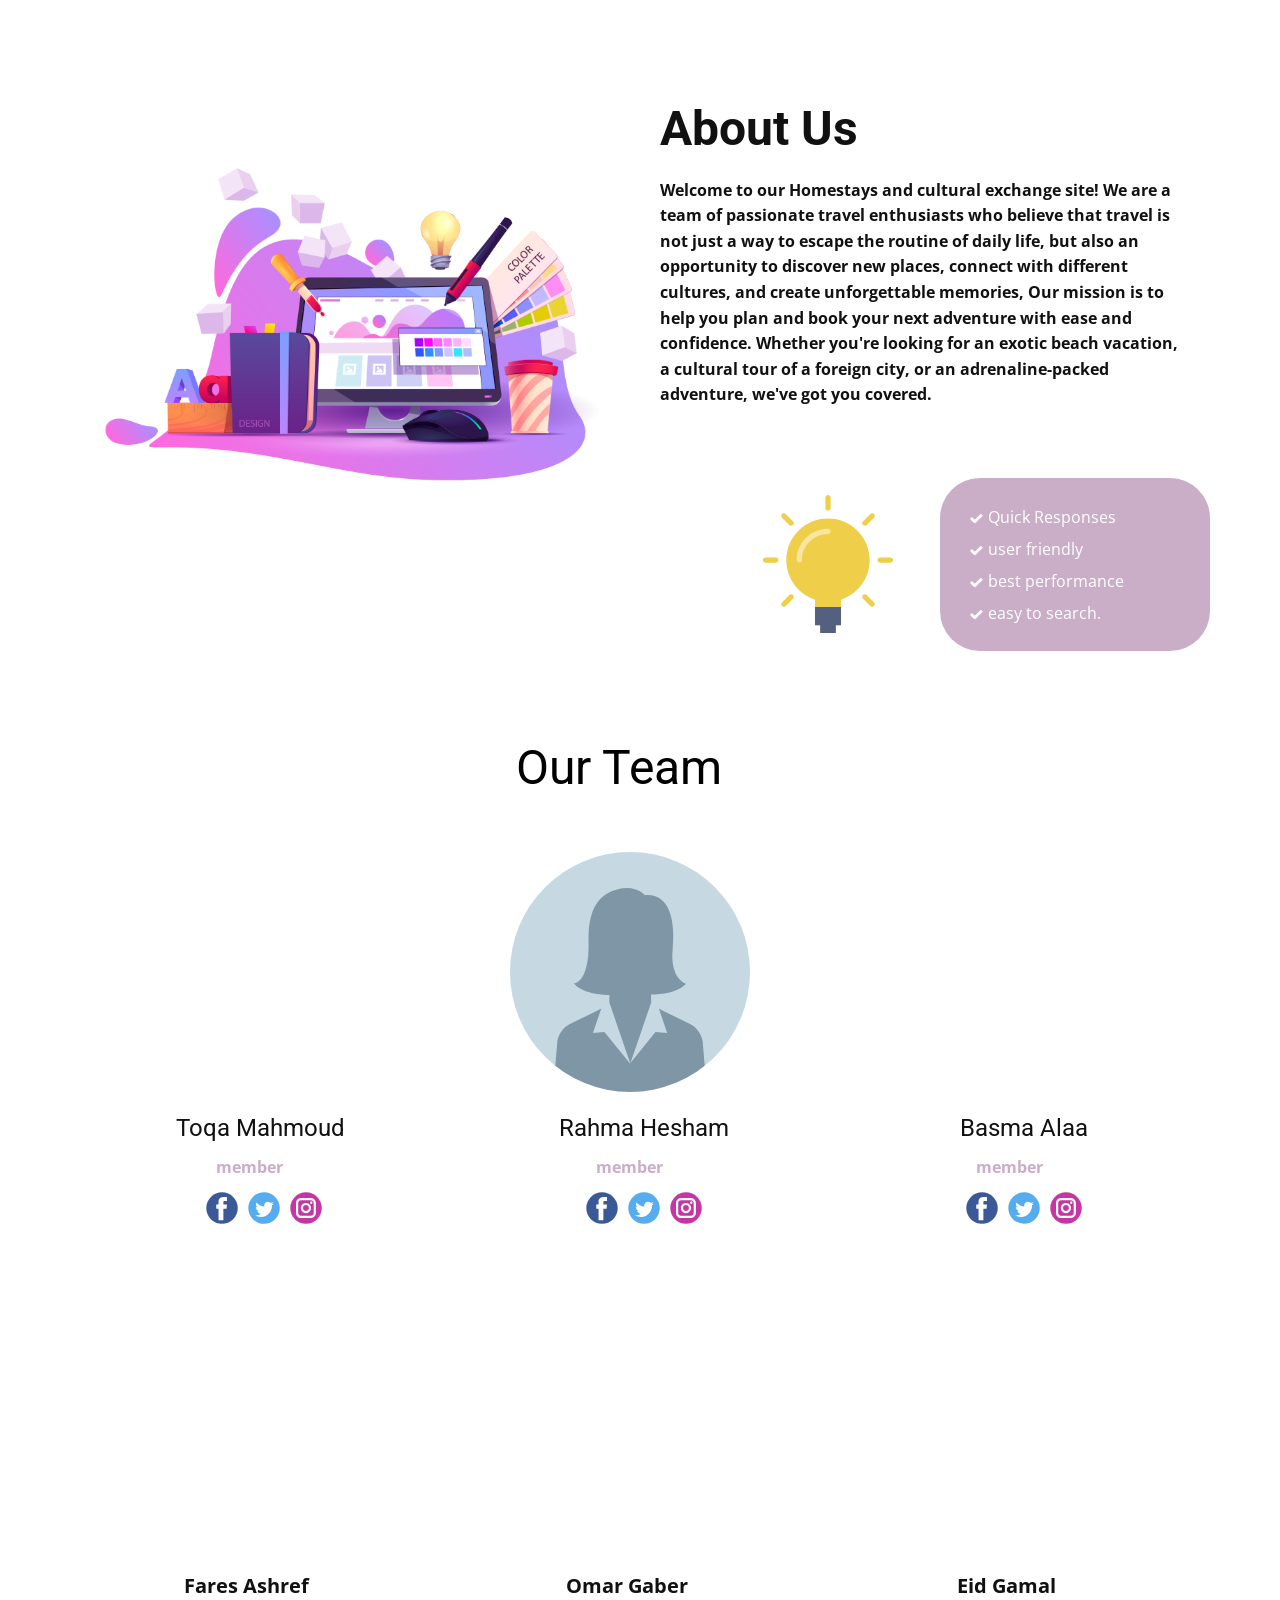
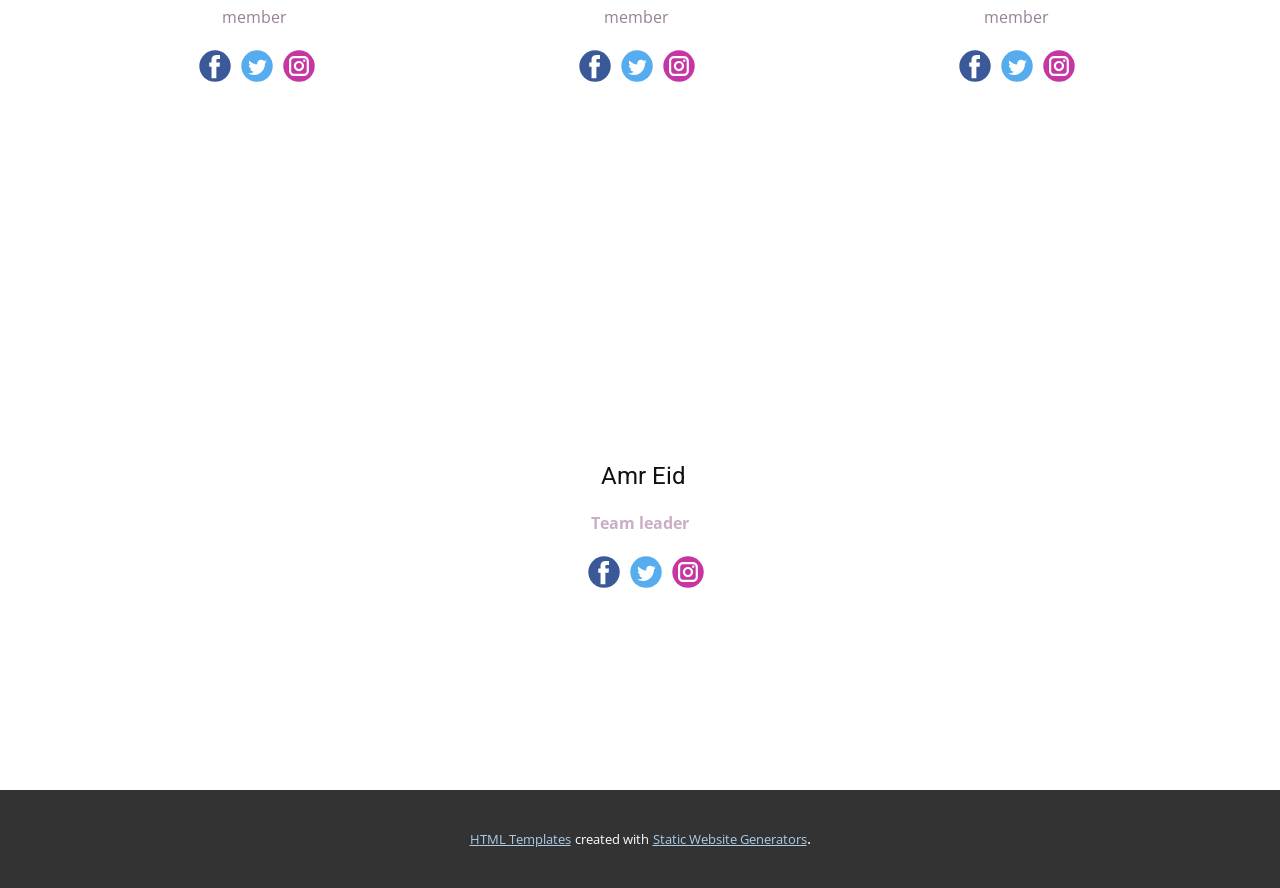
<file: view/about/index.html>
<!DOCTYPE html>
<html style="font-size: 16px;" lang="en"><head>
    <meta name="viewport" content="width=device-width, initial-scale=1.0">
    <meta charset="utf-8">
    <meta name="keywords" content="Our ​Te​​am">
    <meta name="description" content="">
    <title>Page 4</title>
    <link rel="stylesheet" href="nicepage.css" media="screen">
<link rel="stylesheet" href="Page-4.css" media="screen">
    <script class="u-script" type="text/javascript" src="jquery-1.9.1.min.js" defer=""></script>
    <script class="u-script" type="text/javascript" src="nicepage.js" defer=""></script>
    <meta name="generator" content="Nicepage 5.9.8, nicepage.com">
    <link id="u-theme-google-font" rel="stylesheet" href="https://fonts.googleapis.com/css?family=Roboto:100,100i,300,300i,400,400i,500,500i,700,700i,900,900i|Open+Sans:300,300i,400,400i,500,500i,600,600i,700,700i,800,800i">
    
    
    
    
    
    <script type="application/ld+json">{
		"@context": "http://schema.org",
		"@type": "Organization",
		"name": ""}
    </script>
    <meta name="theme-color" content="#478ac9">
    <meta property="og:title" content="Page 4">
    <meta property="og:type" content="website">
  <meta data-intl-tel-input-cdn-path="intlTelInput/">
</head>
  <body data-home-page="https://website4770622.nicepage.io/Page-4.html?version=e8b13287-f469-44c1-8653-55c6bb9f490d" data-home-page-title="Page 4" class="u-body u-xl-mode" data-lang="en">
    
    <section class="u-clearfix u-section-1" id="carousel_c819">
      <div class="u-clearfix u-sheet u-sheet-1">
        <div class="u-clearfix u-expanded-width u-gutter-20 u-layout-wrap u-layout-wrap-1">
          <div class="u-layout">
            <div class="u-layout-row">
              <div class="u-size-30 u-size-60-md">
                <div class="u-layout-col">
                  <div class="u-align-center u-container-style u-layout-cell u-left-cell u-size-60 u-layout-cell-1">
                    <div class="u-container-layout u-container-layout-1">
                      <img class="u-expanded-width u-image u-image-1" src="images/9.png" data-image-width="717" data-image-height="500">
                    </div>
                  </div>
                </div>
              </div>
              <div class="u-size-30 u-size-60-md">
                <div class="u-layout-col">
                  <div class="u-size-40">
                    <div class="u-layout-row">
                      <div class="u-container-style u-layout-cell u-right-cell u-size-60 u-layout-cell-2">
                        <div class="u-container-layout u-container-layout-2">
                          <h4 class="u-text u-text-1">About Us</h4>
                          <p class="u-text u-text-2"> Welcome to our Homestays and cultural exchange site! We are
a team of passionate travel enthusiasts who believe that travel is not just a
way to escape the routine of daily life, but also an opportunity to discover
new places, connect with different cultures, and create unforgettable memories,
Our mission is to help you plan and book your next adventure with ease and
confidence. Whether you're looking for an exotic beach vacation, a cultural
tour of a foreign city, or an adrenaline-packed adventure, we've got you
covered. </p>
                        </div>
                      </div>
                    </div>
                  </div>
                  <div class="u-size-20">
                    <div class="u-layout-row">
                      <div class="u-container-style u-hidden-md u-hidden-sm u-hidden-xs u-layout-cell u-size-30 u-layout-cell-3">
                        <div class="u-container-layout u-valign-middle u-container-layout-3"><span class="u-icon u-icon-1"><svg class="u-svg-link" preserveAspectRatio="xMidYMin slice" viewBox="0 0 53 53" style=""><use xlink:href="#svg-9618"></use></svg><svg xmlns="http://www.w3.org/2000/svg" xmlns:xlink="http://www.w3.org/1999/xlink" version="1.1" xml:space="preserve" class="u-svg-content" viewBox="0 0 53 53" x="0px" y="0px" id="svg-9618" style="enable-background:new 0 0 53 53;"><path style="fill:#EFCE4A;" d="M26.5,9c-8.837,0-16,7.164-16,16c0,7.089,4.615,13.091,11,15.192V50h2v3h6v-3h2v-9.808
	c6.385-2.101,11-8.103,11-15.192C42.5,16.164,35.337,9,26.5,9z"></path><g><path style="fill:#EFCE4A;" d="M26.5,0c-0.553,0-1,0.447-1,1v4c0,0.553,0.447,1,1,1s1-0.447,1-1V1C27.5,0.447,27.053,0,26.5,0z"></path><path style="fill:#EFCE4A;" d="M50.5,24h-4c-0.553,0-1,0.447-1,1s0.447,1,1,1h4c0.553,0,1-0.447,1-1S51.053,24,50.5,24z"></path><path style="fill:#EFCE4A;" d="M6.5,24h-4c-0.553,0-1,0.447-1,1s0.447,1,1,1h4c0.553,0,1-0.447,1-1S7.053,24,6.5,24z"></path><path style="fill:#EFCE4A;" d="M42.764,7.322l-2.828,2.828c-0.391,0.391-0.391,1.023,0,1.414c0.195,0.195,0.451,0.293,0.707,0.293
		s0.512-0.098,0.707-0.293l2.828-2.828c0.391-0.391,0.391-1.023,0-1.414S43.154,6.932,42.764,7.322z"></path><path style="fill:#EFCE4A;" d="M11.65,38.436l-2.828,2.828c-0.391,0.391-0.391,1.023,0,1.414c0.195,0.195,0.451,0.293,0.707,0.293
		s0.512-0.098,0.707-0.293l2.828-2.828c0.391-0.391,0.391-1.023,0-1.414S12.041,38.045,11.65,38.436z"></path><path style="fill:#EFCE4A;" d="M41.35,38.436c-0.391-0.391-1.023-0.391-1.414,0s-0.391,1.023,0,1.414l2.828,2.828
		c0.195,0.195,0.451,0.293,0.707,0.293s0.512-0.098,0.707-0.293c0.391-0.391,0.391-1.023,0-1.414L41.35,38.436z"></path><path style="fill:#EFCE4A;" d="M10.236,7.322c-0.391-0.391-1.023-0.391-1.414,0s-0.391,1.023,0,1.414l2.828,2.828
		c0.195,0.195,0.451,0.293,0.707,0.293s0.512-0.098,0.707-0.293c0.391-0.391,0.391-1.023,0-1.414L10.236,7.322z"></path>
</g><path style="fill:#F7E6A1;" d="M15.5,26c-0.553,0-1-0.447-1-1c0-6.617,5.383-12,12-12c0.553,0,1,0.447,1,1s-0.447,1-1,1
	c-5.514,0-10,4.486-10,10C16.5,25.553,16.053,26,15.5,26z"></path><polygon style="fill:#556080;" points="21.5,43 21.5,50 23.5,50 23.5,53 29.5,53 29.5,50 31.5,50 31.5,43 "></polygon></svg></span>
                        </div>
                      </div>
                      <div class="u-align-left-md u-align-left-sm u-align-left-xs u-container-style u-layout-cell u-palette-2-base u-radius-50 u-right-cell u-shape-round u-size-30 u-layout-cell-4">
                        <div class="u-container-layout u-container-layout-4">
                          <ul class="u-custom-list u-text u-text-3">
                            <li style="">
                              <div class="u-list-icon u-text-white">
                                <svg class="u-svg-content" viewBox="0 0 512 512" id="svg-ac83"><path d="m433.1 67.1-231.8 231.9c-6.2 6.2-16.4 6.2-22.6 0l-99.8-99.8-78.9 78.8 150.5 150.5c10.5 10.5 24.6 16.3 39.4 16.3 14.8 0 29-5.9 39.4-16.3l282.7-282.5z" fill="currentColor"></path></svg>
                              </div>Quick Responses<br>
                            </li>
                            <li style="">
                              <div class="u-list-icon u-text-white">
                                <svg class="u-svg-content" viewBox="0 0 512 512" id="svg-ac83"><path d="m433.1 67.1-231.8 231.9c-6.2 6.2-16.4 6.2-22.6 0l-99.8-99.8-78.9 78.8 150.5 150.5c10.5 10.5 24.6 16.3 39.4 16.3 14.8 0 29-5.9 39.4-16.3l282.7-282.5z" fill="currentColor"></path></svg>
                              </div>user friendly
                            </li>
                            <li style="">
                              <div class="u-list-icon u-text-white">
                                <svg class="u-svg-content" viewBox="0 0 512 512" id="svg-ac83"><path d="m433.1 67.1-231.8 231.9c-6.2 6.2-16.4 6.2-22.6 0l-99.8-99.8-78.9 78.8 150.5 150.5c10.5 10.5 24.6 16.3 39.4 16.3 14.8 0 29-5.9 39.4-16.3l282.7-282.5z" fill="currentColor"></path></svg>
                              </div>best&nbsp;performance 
                            </li>
                            <li style="">
                              <div class="u-list-icon u-text-white">
                                <svg class="u-svg-content" viewBox="0 0 512 512" id="svg-ac83"><path d="m433.1 67.1-231.8 231.9c-6.2 6.2-16.4 6.2-22.6 0l-99.8-99.8-78.9 78.8 150.5 150.5c10.5 10.5 24.6 16.3 39.4 16.3 14.8 0 29-5.9 39.4-16.3l282.7-282.5z" fill="currentColor"></path></svg>
                              </div>easy to search.
                            </li>
                          </ul>
                        </div>
                      </div>
                    </div>
                  </div>
                </div>
              </div>
            </div>
          </div>
        </div>
      </div>
    </section>
    <section class="u-align-center u-clearfix u-section-2" id="sec-8691">
      <div class="u-clearfix u-sheet u-sheet-1">
        <h1 class="u-text u-text-black u-text-1">Our ​Te​​am</h1>
        <div class="u-list u-list-1">
          <div class="u-repeater u-repeater-1">
            <div class="u-align-center u-container-style u-list-item u-repeater-item">
              <div class="u-container-layout u-similar-container u-container-layout-1">
                <div alt="" class="u-image u-image-circle u-image-1" data-image-width="1049" data-image-height="1280"></div>
                <p class="u-text u-text-2">Fares Ashref</p>
                <p class="u-text u-text-palette-2-dark-1 u-text-3">member&nbsp;</p>
                <div class="u-social-icons u-spacing-10 u-social-icons-1">
                  <a class="u-social-url" title="facebook" target="_blank" href="https://facebook.com/name"><span class="u-icon u-social-facebook u-social-icon u-icon-1"><svg class="u-svg-link" preserveAspectRatio="xMidYMin slice" viewBox="0 0 112 112" style=""><use xlink:href="#svg-e185"></use></svg><svg class="u-svg-content" viewBox="0 0 112 112" x="0" y="0" id="svg-e185"><circle fill="currentColor" cx="56.1" cy="56.1" r="55"></circle><path fill="#FFFFFF" d="M73.5,31.6h-9.1c-1.4,0-3.6,0.8-3.6,3.9v8.5h12.6L72,58.3H60.8v40.8H43.9V58.3h-8V43.9h8v-9.2
c0-6.7,3.1-17,17-17h12.5v13.9H73.5z"></path></svg></span>
                  </a>
                  <a class="u-social-url" title="twitter" target="_blank" href="https://twitter.com/name"><span class="u-icon u-social-icon u-social-twitter u-icon-2"><svg class="u-svg-link" preserveAspectRatio="xMidYMin slice" viewBox="0 0 112 112" style=""><use xlink:href="#svg-6bae"></use></svg><svg class="u-svg-content" viewBox="0 0 112 112" x="0" y="0" id="svg-6bae"><circle fill="currentColor" class="st0" cx="56.1" cy="56.1" r="55"></circle><path fill="#FFFFFF" d="M83.8,47.3c0,0.6,0,1.2,0,1.7c0,17.7-13.5,38.2-38.2,38.2C38,87.2,31,85,25,81.2c1,0.1,2.1,0.2,3.2,0.2
c6.3,0,12.1-2.1,16.7-5.7c-5.9-0.1-10.8-4-12.5-9.3c0.8,0.2,1.7,0.2,2.5,0.2c1.2,0,2.4-0.2,3.5-0.5c-6.1-1.2-10.8-6.7-10.8-13.1
c0-0.1,0-0.1,0-0.2c1.8,1,3.9,1.6,6.1,1.7c-3.6-2.4-6-6.5-6-11.2c0-2.5,0.7-4.8,1.8-6.7c6.6,8.1,16.5,13.5,27.6,14
c-0.2-1-0.3-2-0.3-3.1c0-7.4,6-13.4,13.4-13.4c3.9,0,7.3,1.6,9.8,4.2c3.1-0.6,5.9-1.7,8.5-3.3c-1,3.1-3.1,5.8-5.9,7.4
c2.7-0.3,5.3-1,7.7-2.1C88.7,43,86.4,45.4,83.8,47.3z"></path></svg></span>
                  </a>
                  <a class="u-social-url" title="instagram" target="_blank" href="https://instagram.com/name"><span class="u-icon u-social-icon u-social-instagram u-icon-3"><svg class="u-svg-link" preserveAspectRatio="xMidYMin slice" viewBox="0 0 112 112" style=""><use xlink:href="#svg-47ee"></use></svg><svg class="u-svg-content" viewBox="0 0 112 112" x="0" y="0" id="svg-47ee"><circle fill="currentColor" cx="56.1" cy="56.1" r="55"></circle><path fill="#FFFFFF" d="M55.9,38.2c-9.9,0-17.9,8-17.9,17.9C38,66,46,74,55.9,74c9.9,0,17.9-8,17.9-17.9C73.8,46.2,65.8,38.2,55.9,38.2
z M55.9,66.4c-5.7,0-10.3-4.6-10.3-10.3c-0.1-5.7,4.6-10.3,10.3-10.3c5.7,0,10.3,4.6,10.3,10.3C66.2,61.8,61.6,66.4,55.9,66.4z"></path><path fill="#FFFFFF" d="M74.3,33.5c-2.3,0-4.2,1.9-4.2,4.2s1.9,4.2,4.2,4.2s4.2-1.9,4.2-4.2S76.6,33.5,74.3,33.5z"></path><path fill="#FFFFFF" d="M73.1,21.3H38.6c-9.7,0-17.5,7.9-17.5,17.5v34.5c0,9.7,7.9,17.6,17.5,17.6h34.5c9.7,0,17.5-7.9,17.5-17.5V38.8
C90.6,29.1,82.7,21.3,73.1,21.3z M83,73.3c0,5.5-4.5,9.9-9.9,9.9H38.6c-5.5,0-9.9-4.5-9.9-9.9V38.8c0-5.5,4.5-9.9,9.9-9.9h34.5
c5.5,0,9.9,4.5,9.9,9.9V73.3z"></path></svg></span>
                  </a>
                </div>
              </div>
            </div>
            <div class="u-align-center u-container-style u-list-item u-repeater-item">
              <div class="u-container-layout u-similar-container u-container-layout-2">
                <div alt="" class="u-image u-image-circle u-image-2" data-image-width="720" data-image-height="710"></div>
                <p class="u-text u-text-4">Omar Gaber</p>
                <p class="u-text u-text-palette-2-dark-1 u-text-5">member</p>
                <div class="u-social-icons u-spacing-10 u-social-icons-2">
                  <a class="u-social-url" title="facebook" target="_blank" href="https://facebook.com/name"><span class="u-icon u-social-facebook u-social-icon u-icon-4"><svg class="u-svg-link" preserveAspectRatio="xMidYMin slice" viewBox="0 0 112 112" style=""><use xlink:href="#svg-9074"></use></svg><svg class="u-svg-content" viewBox="0 0 112 112" x="0" y="0" id="svg-9074"><circle fill="currentColor" cx="56.1" cy="56.1" r="55"></circle><path fill="#FFFFFF" d="M73.5,31.6h-9.1c-1.4,0-3.6,0.8-3.6,3.9v8.5h12.6L72,58.3H60.8v40.8H43.9V58.3h-8V43.9h8v-9.2
c0-6.7,3.1-17,17-17h12.5v13.9H73.5z"></path></svg></span>
                  </a>
                  <a class="u-social-url" title="twitter" target="_blank" href="https://twitter.com/name"><span class="u-icon u-social-icon u-social-twitter u-icon-5"><svg class="u-svg-link" preserveAspectRatio="xMidYMin slice" viewBox="0 0 112 112" style=""><use xlink:href="#svg-5251"></use></svg><svg class="u-svg-content" viewBox="0 0 112 112" x="0" y="0" id="svg-5251"><circle fill="currentColor" class="st0" cx="56.1" cy="56.1" r="55"></circle><path fill="#FFFFFF" d="M83.8,47.3c0,0.6,0,1.2,0,1.7c0,17.7-13.5,38.2-38.2,38.2C38,87.2,31,85,25,81.2c1,0.1,2.1,0.2,3.2,0.2
c6.3,0,12.1-2.1,16.7-5.7c-5.9-0.1-10.8-4-12.5-9.3c0.8,0.2,1.7,0.2,2.5,0.2c1.2,0,2.4-0.2,3.5-0.5c-6.1-1.2-10.8-6.7-10.8-13.1
c0-0.1,0-0.1,0-0.2c1.8,1,3.9,1.6,6.1,1.7c-3.6-2.4-6-6.5-6-11.2c0-2.5,0.7-4.8,1.8-6.7c6.6,8.1,16.5,13.5,27.6,14
c-0.2-1-0.3-2-0.3-3.1c0-7.4,6-13.4,13.4-13.4c3.9,0,7.3,1.6,9.8,4.2c3.1-0.6,5.9-1.7,8.5-3.3c-1,3.1-3.1,5.8-5.9,7.4
c2.7-0.3,5.3-1,7.7-2.1C88.7,43,86.4,45.4,83.8,47.3z"></path></svg></span>
                  </a>
                  <a class="u-social-url" title="instagram" target="_blank" href="https://instagram.com/name"><span class="u-icon u-social-icon u-social-instagram u-icon-6"><svg class="u-svg-link" preserveAspectRatio="xMidYMin slice" viewBox="0 0 112 112" style=""><use xlink:href="#svg-5b1c"></use></svg><svg class="u-svg-content" viewBox="0 0 112 112" x="0" y="0" id="svg-5b1c"><circle fill="currentColor" cx="56.1" cy="56.1" r="55"></circle><path fill="#FFFFFF" d="M55.9,38.2c-9.9,0-17.9,8-17.9,17.9C38,66,46,74,55.9,74c9.9,0,17.9-8,17.9-17.9C73.8,46.2,65.8,38.2,55.9,38.2
z M55.9,66.4c-5.7,0-10.3-4.6-10.3-10.3c-0.1-5.7,4.6-10.3,10.3-10.3c5.7,0,10.3,4.6,10.3,10.3C66.2,61.8,61.6,66.4,55.9,66.4z"></path><path fill="#FFFFFF" d="M74.3,33.5c-2.3,0-4.2,1.9-4.2,4.2s1.9,4.2,4.2,4.2s4.2-1.9,4.2-4.2S76.6,33.5,74.3,33.5z"></path><path fill="#FFFFFF" d="M73.1,21.3H38.6c-9.7,0-17.5,7.9-17.5,17.5v34.5c0,9.7,7.9,17.6,17.5,17.6h34.5c9.7,0,17.5-7.9,17.5-17.5V38.8
C90.6,29.1,82.7,21.3,73.1,21.3z M83,73.3c0,5.5-4.5,9.9-9.9,9.9H38.6c-5.5,0-9.9-4.5-9.9-9.9V38.8c0-5.5,4.5-9.9,9.9-9.9h34.5
c5.5,0,9.9,4.5,9.9,9.9V73.3z"></path></svg></span>
                  </a>
                </div>
              </div>
            </div>
            <div class="u-align-center u-container-style u-list-item u-repeater-item">
              <div class="u-container-layout u-similar-container u-container-layout-3">
                <div alt="" class="u-image u-image-circle u-image-3" data-image-width="720" data-image-height="715"></div>
                <p class="u-text u-text-6">Eid Gamal</p>
                <p class="u-text u-text-palette-2-dark-1 u-text-7">member</p>
                <div class="u-social-icons u-spacing-10 u-social-icons-3">
                  <a class="u-social-url" title="facebook" target="_blank" href="https://facebook.com/name"><span class="u-icon u-social-facebook u-social-icon u-icon-7"><svg class="u-svg-link" preserveAspectRatio="xMidYMin slice" viewBox="0 0 112 112" style=""><use xlink:href="#svg-377b"></use></svg><svg class="u-svg-content" viewBox="0 0 112 112" x="0" y="0" id="svg-377b"><circle fill="currentColor" cx="56.1" cy="56.1" r="55"></circle><path fill="#FFFFFF" d="M73.5,31.6h-9.1c-1.4,0-3.6,0.8-3.6,3.9v8.5h12.6L72,58.3H60.8v40.8H43.9V58.3h-8V43.9h8v-9.2
c0-6.7,3.1-17,17-17h12.5v13.9H73.5z"></path></svg></span>
                  </a>
                  <a class="u-social-url" title="twitter" target="_blank" href="https://twitter.com/name"><span class="u-icon u-social-icon u-social-twitter u-icon-8"><svg class="u-svg-link" preserveAspectRatio="xMidYMin slice" viewBox="0 0 112 112" style=""><use xlink:href="#svg-2fdc"></use></svg><svg class="u-svg-content" viewBox="0 0 112 112" x="0" y="0" id="svg-2fdc"><circle fill="currentColor" class="st0" cx="56.1" cy="56.1" r="55"></circle><path fill="#FFFFFF" d="M83.8,47.3c0,0.6,0,1.2,0,1.7c0,17.7-13.5,38.2-38.2,38.2C38,87.2,31,85,25,81.2c1,0.1,2.1,0.2,3.2,0.2
c6.3,0,12.1-2.1,16.7-5.7c-5.9-0.1-10.8-4-12.5-9.3c0.8,0.2,1.7,0.2,2.5,0.2c1.2,0,2.4-0.2,3.5-0.5c-6.1-1.2-10.8-6.7-10.8-13.1
c0-0.1,0-0.1,0-0.2c1.8,1,3.9,1.6,6.1,1.7c-3.6-2.4-6-6.5-6-11.2c0-2.5,0.7-4.8,1.8-6.7c6.6,8.1,16.5,13.5,27.6,14
c-0.2-1-0.3-2-0.3-3.1c0-7.4,6-13.4,13.4-13.4c3.9,0,7.3,1.6,9.8,4.2c3.1-0.6,5.9-1.7,8.5-3.3c-1,3.1-3.1,5.8-5.9,7.4
c2.7-0.3,5.3-1,7.7-2.1C88.7,43,86.4,45.4,83.8,47.3z"></path></svg></span>
                  </a>
                  <a class="u-social-url" title="instagram" target="_blank" href="https://instagram.com/name"><span class="u-icon u-social-icon u-social-instagram u-icon-9"><svg class="u-svg-link" preserveAspectRatio="xMidYMin slice" viewBox="0 0 112 112" style=""><use xlink:href="#svg-b18d"></use></svg><svg class="u-svg-content" viewBox="0 0 112 112" x="0" y="0" id="svg-b18d"><circle fill="currentColor" cx="56.1" cy="56.1" r="55"></circle><path fill="#FFFFFF" d="M55.9,38.2c-9.9,0-17.9,8-17.9,17.9C38,66,46,74,55.9,74c9.9,0,17.9-8,17.9-17.9C73.8,46.2,65.8,38.2,55.9,38.2
z M55.9,66.4c-5.7,0-10.3-4.6-10.3-10.3c-0.1-5.7,4.6-10.3,10.3-10.3c5.7,0,10.3,4.6,10.3,10.3C66.2,61.8,61.6,66.4,55.9,66.4z"></path><path fill="#FFFFFF" d="M74.3,33.5c-2.3,0-4.2,1.9-4.2,4.2s1.9,4.2,4.2,4.2s4.2-1.9,4.2-4.2S76.6,33.5,74.3,33.5z"></path><path fill="#FFFFFF" d="M73.1,21.3H38.6c-9.7,0-17.5,7.9-17.5,17.5v34.5c0,9.7,7.9,17.6,17.5,17.6h34.5c9.7,0,17.5-7.9,17.5-17.5V38.8
C90.6,29.1,82.7,21.3,73.1,21.3z M83,73.3c0,5.5-4.5,9.9-9.9,9.9H38.6c-5.5,0-9.9-4.5-9.9-9.9V38.8c0-5.5,4.5-9.9,9.9-9.9h34.5
c5.5,0,9.9,4.5,9.9,9.9V73.3z"></path></svg></span>
                  </a>
                </div>
              </div>
            </div>
          </div>
        </div>
        <div class="u-list u-list-2">
          <div class="u-repeater u-repeater-2">
            <div class="u-align-center u-container-style u-list-item u-repeater-item">
              <div class="u-container-layout u-similar-container u-container-layout-4">
                <div alt="" class="u-image u-image-circle u-image-4" data-image-width="1280" data-image-height="1150"></div>
                <h4 class="u-align-center u-text u-text-8">Toqa Mahmoud&nbsp;</h4>
                <p class="u-text u-text-default u-text-palette-2-base u-text-9">member</p>
                <div class="u-social-icons u-spacing-10 u-social-icons-4">
                  <a class="u-social-url" title="facebook" target="_blank" href="https://facebook.com/name"><span class="u-icon u-social-facebook u-social-icon u-icon-10"><svg class="u-svg-link" preserveAspectRatio="xMidYMin slice" viewBox="0 0 112 112" style=""><use xlink:href="#svg-3cea"></use></svg><svg class="u-svg-content" viewBox="0 0 112 112" x="0" y="0" id="svg-3cea"><circle fill="currentColor" cx="56.1" cy="56.1" r="55"></circle><path fill="#FFFFFF" d="M73.5,31.6h-9.1c-1.4,0-3.6,0.8-3.6,3.9v8.5h12.6L72,58.3H60.8v40.8H43.9V58.3h-8V43.9h8v-9.2
c0-6.7,3.1-17,17-17h12.5v13.9H73.5z"></path></svg></span>
                  </a>
                  <a class="u-social-url" title="twitter" target="_blank" href="https://twitter.com/name"><span class="u-icon u-social-icon u-social-twitter u-icon-11"><svg class="u-svg-link" preserveAspectRatio="xMidYMin slice" viewBox="0 0 112 112" style=""><use xlink:href="#svg-fac6"></use></svg><svg class="u-svg-content" viewBox="0 0 112 112" x="0" y="0" id="svg-fac6"><circle fill="currentColor" class="st0" cx="56.1" cy="56.1" r="55"></circle><path fill="#FFFFFF" d="M83.8,47.3c0,0.6,0,1.2,0,1.7c0,17.7-13.5,38.2-38.2,38.2C38,87.2,31,85,25,81.2c1,0.1,2.1,0.2,3.2,0.2
c6.3,0,12.1-2.1,16.7-5.7c-5.9-0.1-10.8-4-12.5-9.3c0.8,0.2,1.7,0.2,2.5,0.2c1.2,0,2.4-0.2,3.5-0.5c-6.1-1.2-10.8-6.7-10.8-13.1
c0-0.1,0-0.1,0-0.2c1.8,1,3.9,1.6,6.1,1.7c-3.6-2.4-6-6.5-6-11.2c0-2.5,0.7-4.8,1.8-6.7c6.6,8.1,16.5,13.5,27.6,14
c-0.2-1-0.3-2-0.3-3.1c0-7.4,6-13.4,13.4-13.4c3.9,0,7.3,1.6,9.8,4.2c3.1-0.6,5.9-1.7,8.5-3.3c-1,3.1-3.1,5.8-5.9,7.4
c2.7-0.3,5.3-1,7.7-2.1C88.7,43,86.4,45.4,83.8,47.3z"></path></svg></span>
                  </a>
                  <a class="u-social-url" title="instagram" target="_blank" href="https://instagram.com/name"><span class="u-icon u-social-icon u-social-instagram u-icon-12"><svg class="u-svg-link" preserveAspectRatio="xMidYMin slice" viewBox="0 0 112 112" style=""><use xlink:href="#svg-ce3e"></use></svg><svg class="u-svg-content" viewBox="0 0 112 112" x="0" y="0" id="svg-ce3e"><circle fill="currentColor" cx="56.1" cy="56.1" r="55"></circle><path fill="#FFFFFF" d="M55.9,38.2c-9.9,0-17.9,8-17.9,17.9C38,66,46,74,55.9,74c9.9,0,17.9-8,17.9-17.9C73.8,46.2,65.8,38.2,55.9,38.2
z M55.9,66.4c-5.7,0-10.3-4.6-10.3-10.3c-0.1-5.7,4.6-10.3,10.3-10.3c5.7,0,10.3,4.6,10.3,10.3C66.2,61.8,61.6,66.4,55.9,66.4z"></path><path fill="#FFFFFF" d="M74.3,33.5c-2.3,0-4.2,1.9-4.2,4.2s1.9,4.2,4.2,4.2s4.2-1.9,4.2-4.2S76.6,33.5,74.3,33.5z"></path><path fill="#FFFFFF" d="M73.1,21.3H38.6c-9.7,0-17.5,7.9-17.5,17.5v34.5c0,9.7,7.9,17.6,17.5,17.6h34.5c9.7,0,17.5-7.9,17.5-17.5V38.8
C90.6,29.1,82.7,21.3,73.1,21.3z M83,73.3c0,5.5-4.5,9.9-9.9,9.9H38.6c-5.5,0-9.9-4.5-9.9-9.9V38.8c0-5.5,4.5-9.9,9.9-9.9h34.5
c5.5,0,9.9,4.5,9.9,9.9V73.3z"></path></svg></span>
                  </a>
                </div>
              </div>
            </div>
            <div class="u-align-center u-container-style u-list-item u-repeater-item">
              <div class="u-container-layout u-similar-container u-container-layout-5">
                <div alt="" class="u-image u-image-circle u-image-5" data-image-width="1280" data-image-height="774"></div>
                <h4 class="u-align-center u-text u-text-10">Rahma Hesham</h4>
                <p class="u-text u-text-default u-text-palette-2-base u-text-11">member</p>
                <div class="u-social-icons u-spacing-10 u-social-icons-5">
                  <a class="u-social-url" title="facebook" target="_blank" href="https://facebook.com/name"><span class="u-icon u-social-facebook u-social-icon u-icon-13"><svg class="u-svg-link" preserveAspectRatio="xMidYMin slice" viewBox="0 0 112 112" style=""><use xlink:href="#svg-57a7"></use></svg><svg class="u-svg-content" viewBox="0 0 112 112" x="0" y="0" id="svg-57a7"><circle fill="currentColor" cx="56.1" cy="56.1" r="55"></circle><path fill="#FFFFFF" d="M73.5,31.6h-9.1c-1.4,0-3.6,0.8-3.6,3.9v8.5h12.6L72,58.3H60.8v40.8H43.9V58.3h-8V43.9h8v-9.2
c0-6.7,3.1-17,17-17h12.5v13.9H73.5z"></path></svg></span>
                  </a>
                  <a class="u-social-url" title="twitter" target="_blank" href="https://twitter.com/name"><span class="u-icon u-social-icon u-social-twitter u-icon-14"><svg class="u-svg-link" preserveAspectRatio="xMidYMin slice" viewBox="0 0 112 112" style=""><use xlink:href="#svg-4b71"></use></svg><svg class="u-svg-content" viewBox="0 0 112 112" x="0" y="0" id="svg-4b71"><circle fill="currentColor" class="st0" cx="56.1" cy="56.1" r="55"></circle><path fill="#FFFFFF" d="M83.8,47.3c0,0.6,0,1.2,0,1.7c0,17.7-13.5,38.2-38.2,38.2C38,87.2,31,85,25,81.2c1,0.1,2.1,0.2,3.2,0.2
c6.3,0,12.1-2.1,16.7-5.7c-5.9-0.1-10.8-4-12.5-9.3c0.8,0.2,1.7,0.2,2.5,0.2c1.2,0,2.4-0.2,3.5-0.5c-6.1-1.2-10.8-6.7-10.8-13.1
c0-0.1,0-0.1,0-0.2c1.8,1,3.9,1.6,6.1,1.7c-3.6-2.4-6-6.5-6-11.2c0-2.5,0.7-4.8,1.8-6.7c6.6,8.1,16.5,13.5,27.6,14
c-0.2-1-0.3-2-0.3-3.1c0-7.4,6-13.4,13.4-13.4c3.9,0,7.3,1.6,9.8,4.2c3.1-0.6,5.9-1.7,8.5-3.3c-1,3.1-3.1,5.8-5.9,7.4
c2.7-0.3,5.3-1,7.7-2.1C88.7,43,86.4,45.4,83.8,47.3z"></path></svg></span>
                  </a>
                  <a class="u-social-url" title="instagram" target="_blank" href="https://instagram.com/name"><span class="u-icon u-social-icon u-social-instagram u-icon-15"><svg class="u-svg-link" preserveAspectRatio="xMidYMin slice" viewBox="0 0 112 112" style=""><use xlink:href="#svg-6a3f"></use></svg><svg class="u-svg-content" viewBox="0 0 112 112" x="0" y="0" id="svg-6a3f"><circle fill="currentColor" cx="56.1" cy="56.1" r="55"></circle><path fill="#FFFFFF" d="M55.9,38.2c-9.9,0-17.9,8-17.9,17.9C38,66,46,74,55.9,74c9.9,0,17.9-8,17.9-17.9C73.8,46.2,65.8,38.2,55.9,38.2
z M55.9,66.4c-5.7,0-10.3-4.6-10.3-10.3c-0.1-5.7,4.6-10.3,10.3-10.3c5.7,0,10.3,4.6,10.3,10.3C66.2,61.8,61.6,66.4,55.9,66.4z"></path><path fill="#FFFFFF" d="M74.3,33.5c-2.3,0-4.2,1.9-4.2,4.2s1.9,4.2,4.2,4.2s4.2-1.9,4.2-4.2S76.6,33.5,74.3,33.5z"></path><path fill="#FFFFFF" d="M73.1,21.3H38.6c-9.7,0-17.5,7.9-17.5,17.5v34.5c0,9.7,7.9,17.6,17.5,17.6h34.5c9.7,0,17.5-7.9,17.5-17.5V38.8
C90.6,29.1,82.7,21.3,73.1,21.3z M83,73.3c0,5.5-4.5,9.9-9.9,9.9H38.6c-5.5,0-9.9-4.5-9.9-9.9V38.8c0-5.5,4.5-9.9,9.9-9.9h34.5
c5.5,0,9.9,4.5,9.9,9.9V73.3z"></path></svg></span>
                  </a>
                </div>
              </div>
            </div>
            <div class="u-align-center u-container-style u-list-item u-repeater-item">
              <div class="u-container-layout u-similar-container u-container-layout-6">
                <div alt="" class="u-image u-image-circle u-image-6" data-image-width="1280" data-image-height="1140"></div>
                <h4 class="u-align-center u-text u-text-12">Basma Alaa</h4>
                <p class="u-text u-text-default u-text-palette-2-base u-text-13">member<br>
                </p>
                <div class="u-social-icons u-spacing-10 u-social-icons-6">
                  <a class="u-social-url" title="facebook" target="_blank" href="https://facebook.com/name"><span class="u-icon u-social-facebook u-social-icon u-icon-16"><svg class="u-svg-link" preserveAspectRatio="xMidYMin slice" viewBox="0 0 112 112" style=""><use xlink:href="#svg-e245"></use></svg><svg class="u-svg-content" viewBox="0 0 112 112" x="0" y="0" id="svg-e245"><circle fill="currentColor" cx="56.1" cy="56.1" r="55"></circle><path fill="#FFFFFF" d="M73.5,31.6h-9.1c-1.4,0-3.6,0.8-3.6,3.9v8.5h12.6L72,58.3H60.8v40.8H43.9V58.3h-8V43.9h8v-9.2
c0-6.7,3.1-17,17-17h12.5v13.9H73.5z"></path></svg></span>
                  </a>
                  <a class="u-social-url" title="twitter" target="_blank" href="https://twitter.com/name"><span class="u-icon u-social-icon u-social-twitter u-icon-17"><svg class="u-svg-link" preserveAspectRatio="xMidYMin slice" viewBox="0 0 112 112" style=""><use xlink:href="#svg-7bb2"></use></svg><svg class="u-svg-content" viewBox="0 0 112 112" x="0" y="0" id="svg-7bb2"><circle fill="currentColor" class="st0" cx="56.1" cy="56.1" r="55"></circle><path fill="#FFFFFF" d="M83.8,47.3c0,0.6,0,1.2,0,1.7c0,17.7-13.5,38.2-38.2,38.2C38,87.2,31,85,25,81.2c1,0.1,2.1,0.2,3.2,0.2
c6.3,0,12.1-2.1,16.7-5.7c-5.9-0.1-10.8-4-12.5-9.3c0.8,0.2,1.7,0.2,2.5,0.2c1.2,0,2.4-0.2,3.5-0.5c-6.1-1.2-10.8-6.7-10.8-13.1
c0-0.1,0-0.1,0-0.2c1.8,1,3.9,1.6,6.1,1.7c-3.6-2.4-6-6.5-6-11.2c0-2.5,0.7-4.8,1.8-6.7c6.6,8.1,16.5,13.5,27.6,14
c-0.2-1-0.3-2-0.3-3.1c0-7.4,6-13.4,13.4-13.4c3.9,0,7.3,1.6,9.8,4.2c3.1-0.6,5.9-1.7,8.5-3.3c-1,3.1-3.1,5.8-5.9,7.4
c2.7-0.3,5.3-1,7.7-2.1C88.7,43,86.4,45.4,83.8,47.3z"></path></svg></span>
                  </a>
                  <a class="u-social-url" title="instagram" target="_blank" href="https://instagram.com/name"><span class="u-icon u-social-icon u-social-instagram u-icon-18"><svg class="u-svg-link" preserveAspectRatio="xMidYMin slice" viewBox="0 0 112 112" style=""><use xlink:href="#svg-fe50"></use></svg><svg class="u-svg-content" viewBox="0 0 112 112" x="0" y="0" id="svg-fe50"><circle fill="currentColor" cx="56.1" cy="56.1" r="55"></circle><path fill="#FFFFFF" d="M55.9,38.2c-9.9,0-17.9,8-17.9,17.9C38,66,46,74,55.9,74c9.9,0,17.9-8,17.9-17.9C73.8,46.2,65.8,38.2,55.9,38.2
z M55.9,66.4c-5.7,0-10.3-4.6-10.3-10.3c-0.1-5.7,4.6-10.3,10.3-10.3c5.7,0,10.3,4.6,10.3,10.3C66.2,61.8,61.6,66.4,55.9,66.4z"></path><path fill="#FFFFFF" d="M74.3,33.5c-2.3,0-4.2,1.9-4.2,4.2s1.9,4.2,4.2,4.2s4.2-1.9,4.2-4.2S76.6,33.5,74.3,33.5z"></path><path fill="#FFFFFF" d="M73.1,21.3H38.6c-9.7,0-17.5,7.9-17.5,17.5v34.5c0,9.7,7.9,17.6,17.5,17.6h34.5c9.7,0,17.5-7.9,17.5-17.5V38.8
C90.6,29.1,82.7,21.3,73.1,21.3z M83,73.3c0,5.5-4.5,9.9-9.9,9.9H38.6c-5.5,0-9.9-4.5-9.9-9.9V38.8c0-5.5,4.5-9.9,9.9-9.9h34.5
c5.5,0,9.9,4.5,9.9,9.9V73.3z"></path></svg></span>
                  </a>
                </div>
              </div>
            </div>
          </div>
        </div>
      </div>
    </section>
    <section class="u-align-center u-clearfix u-section-3" id="sec-a273">
      <div class="u-clearfix u-sheet u-sheet-1">
        <div class="u-expanded-width u-list u-list-1">
          <div class="u-repeater u-repeater-1">
            <div class="u-align-center u-container-style u-list-item u-repeater-item">
              <div class="u-container-layout u-similar-container u-container-layout-1">
                <div alt="" class="u-image u-image-circle u-image-1" data-image-width="720" data-image-height="715"></div>
                <h4 class="u-align-center u-text u-text-1">Amr Eid&nbsp;</h4>
                <p class="u-text u-text-palette-2-base u-text-2">Team leader</p>
                <div class="u-social-icons u-spacing-10 u-social-icons-1">
                  <a class="u-social-url" title="facebook" target="_blank" href="https://facebook.com/name"><span class="u-icon u-social-facebook u-social-icon u-icon-1"><svg class="u-svg-link" preserveAspectRatio="xMidYMin slice" viewBox="0 0 112 112" style=""><use xlink:href="#svg-7d88"></use></svg><svg class="u-svg-content" viewBox="0 0 112 112" x="0" y="0" id="svg-7d88"><circle fill="currentColor" cx="56.1" cy="56.1" r="55"></circle><path fill="#FFFFFF" d="M73.5,31.6h-9.1c-1.4,0-3.6,0.8-3.6,3.9v8.5h12.6L72,58.3H60.8v40.8H43.9V58.3h-8V43.9h8v-9.2
c0-6.7,3.1-17,17-17h12.5v13.9H73.5z"></path></svg></span>
                  </a>
                  <a class="u-social-url" title="twitter" target="_blank" href="https://twitter.com/name"><span class="u-icon u-social-icon u-social-twitter u-icon-2"><svg class="u-svg-link" preserveAspectRatio="xMidYMin slice" viewBox="0 0 112 112" style=""><use xlink:href="#svg-86fd"></use></svg><svg class="u-svg-content" viewBox="0 0 112 112" x="0" y="0" id="svg-86fd"><circle fill="currentColor" class="st0" cx="56.1" cy="56.1" r="55"></circle><path fill="#FFFFFF" d="M83.8,47.3c0,0.6,0,1.2,0,1.7c0,17.7-13.5,38.2-38.2,38.2C38,87.2,31,85,25,81.2c1,0.1,2.1,0.2,3.2,0.2
c6.3,0,12.1-2.1,16.7-5.7c-5.9-0.1-10.8-4-12.5-9.3c0.8,0.2,1.7,0.2,2.5,0.2c1.2,0,2.4-0.2,3.5-0.5c-6.1-1.2-10.8-6.7-10.8-13.1
c0-0.1,0-0.1,0-0.2c1.8,1,3.9,1.6,6.1,1.7c-3.6-2.4-6-6.5-6-11.2c0-2.5,0.7-4.8,1.8-6.7c6.6,8.1,16.5,13.5,27.6,14
c-0.2-1-0.3-2-0.3-3.1c0-7.4,6-13.4,13.4-13.4c3.9,0,7.3,1.6,9.8,4.2c3.1-0.6,5.9-1.7,8.5-3.3c-1,3.1-3.1,5.8-5.9,7.4
c2.7-0.3,5.3-1,7.7-2.1C88.7,43,86.4,45.4,83.8,47.3z"></path></svg></span>
                  </a>
                  <a class="u-social-url" title="instagram" target="_blank" href="https://instagram.com/name"><span class="u-icon u-social-icon u-social-instagram u-icon-3"><svg class="u-svg-link" preserveAspectRatio="xMidYMin slice" viewBox="0 0 112 112" style=""><use xlink:href="#svg-1b16"></use></svg><svg class="u-svg-content" viewBox="0 0 112 112" x="0" y="0" id="svg-1b16"><circle fill="currentColor" cx="56.1" cy="56.1" r="55"></circle><path fill="#FFFFFF" d="M55.9,38.2c-9.9,0-17.9,8-17.9,17.9C38,66,46,74,55.9,74c9.9,0,17.9-8,17.9-17.9C73.8,46.2,65.8,38.2,55.9,38.2
z M55.9,66.4c-5.7,0-10.3-4.6-10.3-10.3c-0.1-5.7,4.6-10.3,10.3-10.3c5.7,0,10.3,4.6,10.3,10.3C66.2,61.8,61.6,66.4,55.9,66.4z"></path><path fill="#FFFFFF" d="M74.3,33.5c-2.3,0-4.2,1.9-4.2,4.2s1.9,4.2,4.2,4.2s4.2-1.9,4.2-4.2S76.6,33.5,74.3,33.5z"></path><path fill="#FFFFFF" d="M73.1,21.3H38.6c-9.7,0-17.5,7.9-17.5,17.5v34.5c0,9.7,7.9,17.6,17.5,17.6h34.5c9.7,0,17.5-7.9,17.5-17.5V38.8
C90.6,29.1,82.7,21.3,73.1,21.3z M83,73.3c0,5.5-4.5,9.9-9.9,9.9H38.6c-5.5,0-9.9-4.5-9.9-9.9V38.8c0-5.5,4.5-9.9,9.9-9.9h34.5
c5.5,0,9.9,4.5,9.9,9.9V73.3z"></path></svg></span>
                  </a>
                </div>
              </div>
            </div>
          </div>
        </div>
      </div>
    </section>
    <section class="u-align-center u-clearfix u-section-4" id="sec-2d97">
      <div class="u-clearfix u-sheet u-sheet-1"></div>
    </section>
    
    
    
    <section class="u-backlink u-clearfix u-grey-80">
      <a class="u-link" href="html-templates" target="_blank">
        <span>HTML Templates</span>
      </a>
      <p class="u-text">
        <span>created with</span>
      </p>
      <a class="u-link" href="static-site-generator" target="_blank">
        <span>Static Website Generators</span>
      </a>. 
    </section>
  
</body></html>
</file>
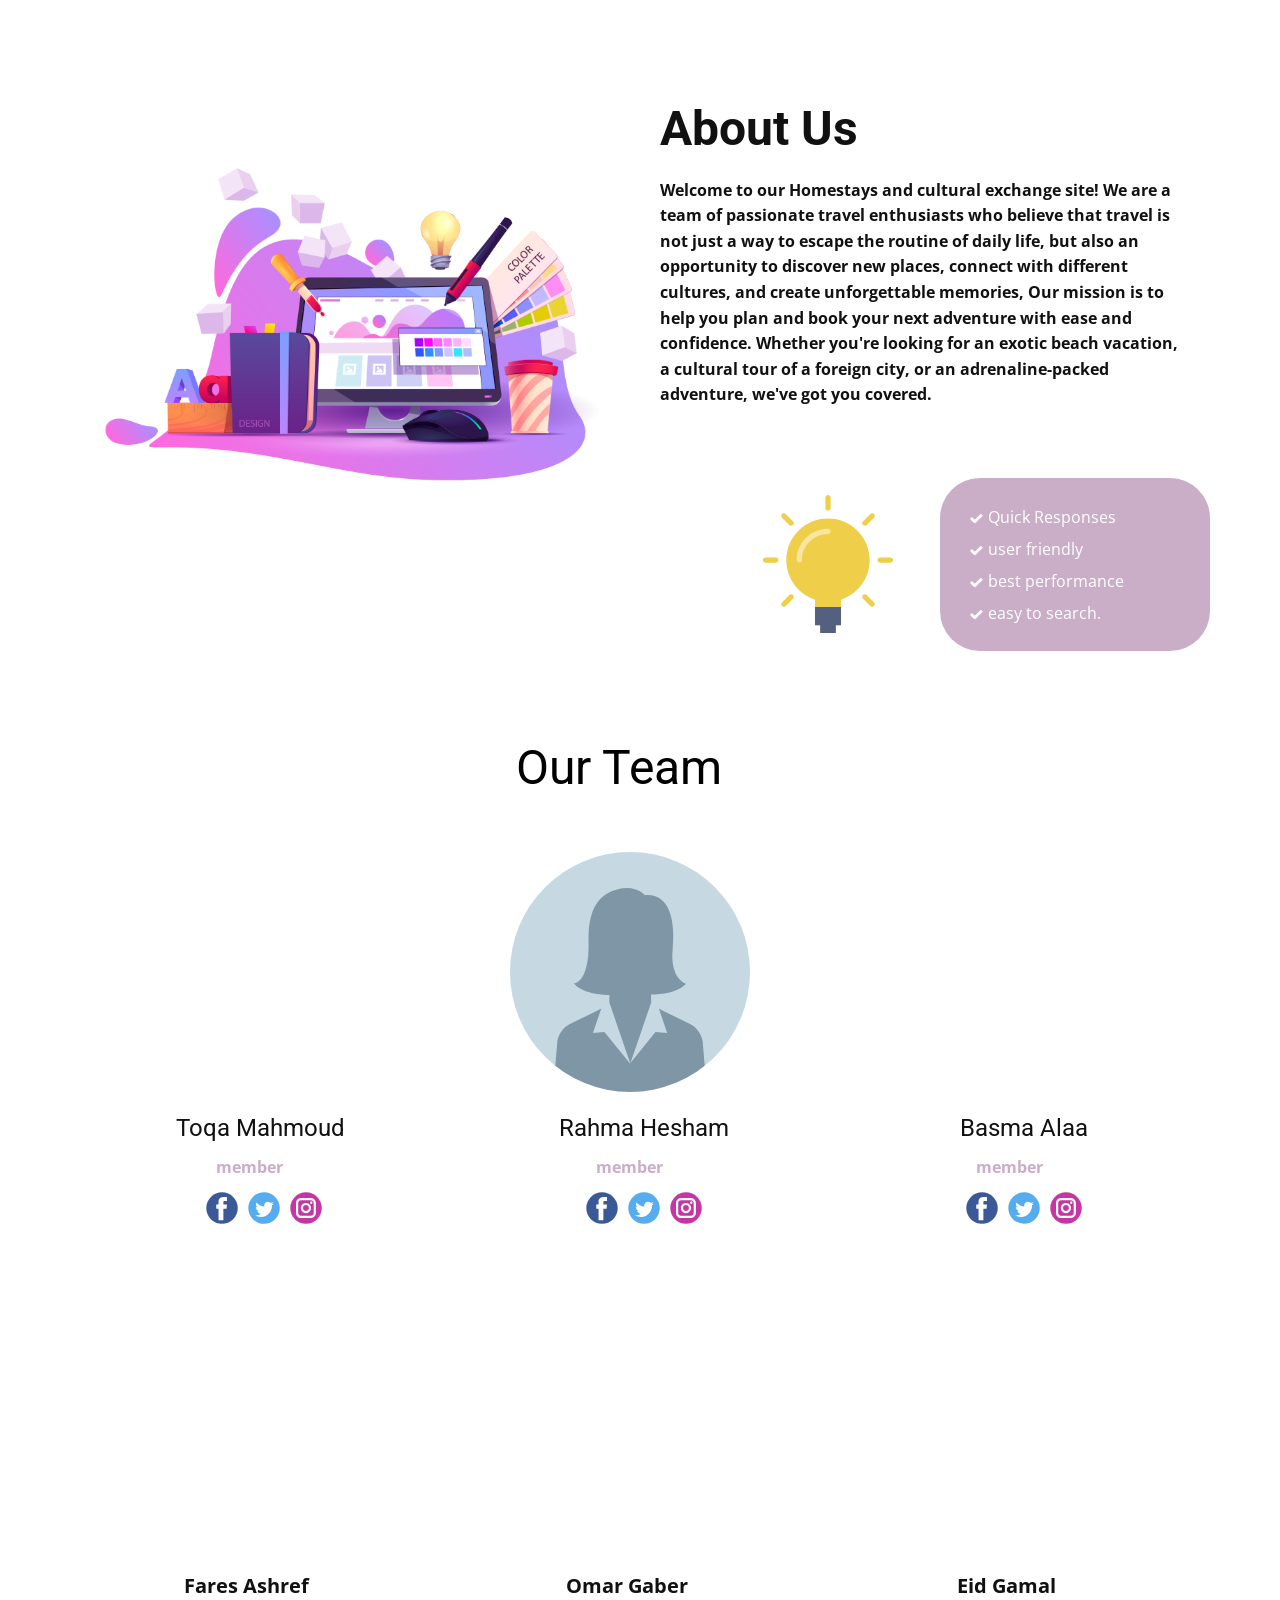
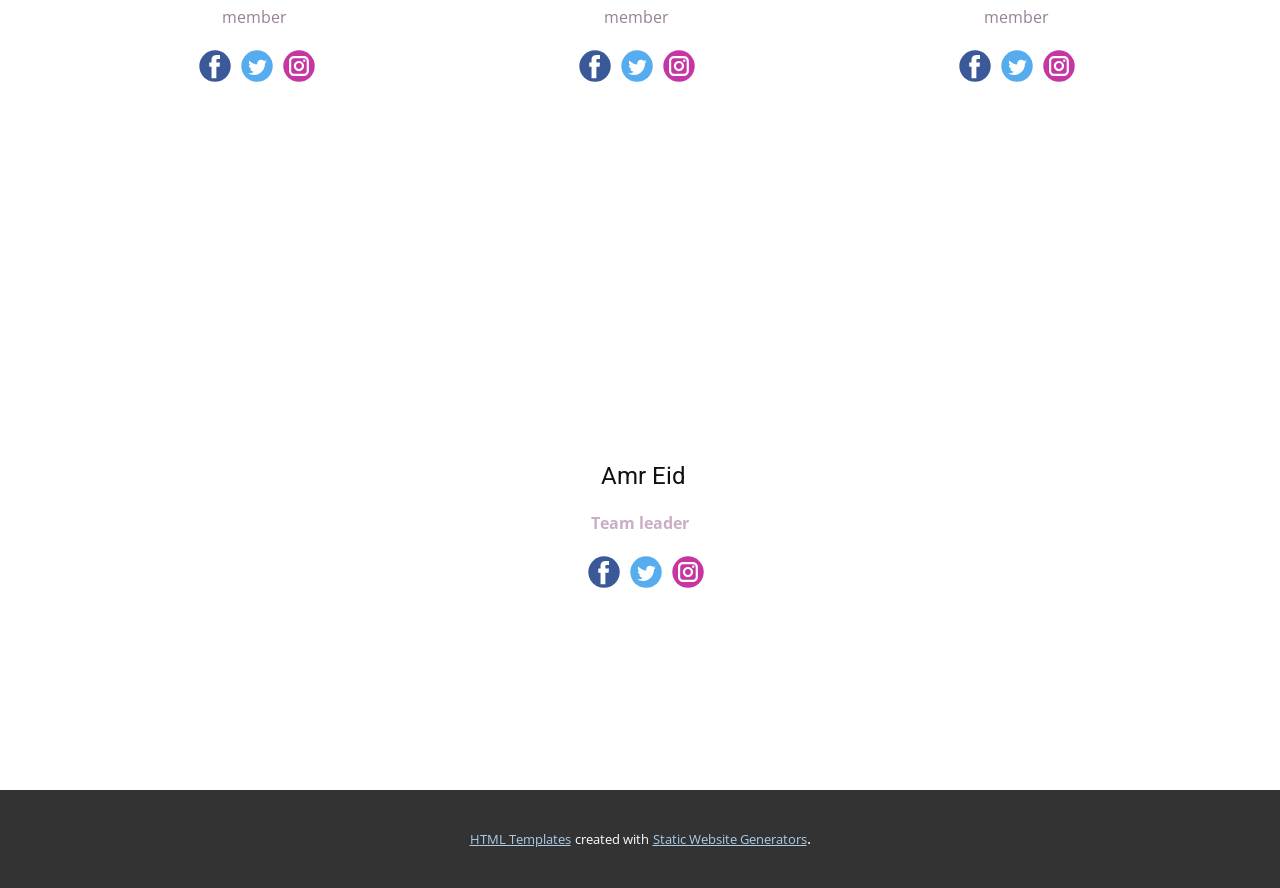
<file: view/about/Page-4.html>
<!DOCTYPE html>
<html style="font-size: 16px;" lang="en"><head>
    <meta name="viewport" content="width=device-width, initial-scale=1.0">
    <meta charset="utf-8">
    <meta name="keywords" content="Our ​Te​​am">
    <meta name="description" content="">
    <title>Page 4</title>
    <link rel="stylesheet" href="nicepage.css" media="screen">
<link rel="stylesheet" href="Page-4.css" media="screen">
    <script class="u-script" type="text/javascript" src="jquery-1.9.1.min.js" defer=""></script>
    <script class="u-script" type="text/javascript" src="nicepage.js" defer=""></script>
    <meta name="generator" content="Nicepage 5.9.8, nicepage.com">
    <link id="u-theme-google-font" rel="stylesheet" href="https://fonts.googleapis.com/css?family=Roboto:100,100i,300,300i,400,400i,500,500i,700,700i,900,900i|Open+Sans:300,300i,400,400i,500,500i,600,600i,700,700i,800,800i">
    
    
    
    
    
    <script type="application/ld+json">{
		"@context": "http://schema.org",
		"@type": "Organization",
		"name": ""
}</script>
    <meta name="theme-color" content="#478ac9">
    <meta property="og:title" content="Page 4">
    <meta property="og:type" content="website">
  <meta data-intl-tel-input-cdn-path="intlTelInput/"></head>
  <body class="u-body u-xl-mode" data-lang="en">
    <section class="u-clearfix u-section-1" id="carousel_c819">
      <div class="u-clearfix u-sheet u-sheet-1">
        <div class="u-clearfix u-expanded-width u-gutter-20 u-layout-wrap u-layout-wrap-1">
          <div class="u-layout">
            <div class="u-layout-row">
              <div class="u-size-30 u-size-60-md">
                <div class="u-layout-col">
                  <div class="u-align-center u-container-style u-layout-cell u-left-cell u-size-60 u-layout-cell-1">
                    <div class="u-container-layout u-container-layout-1">
                      <img class="u-expanded-width u-image u-image-1" src="images/9.png" data-image-width="717" data-image-height="500">
                    </div>
                  </div>
                </div>
              </div>
              <div class="u-size-30 u-size-60-md">
                <div class="u-layout-col">
                  <div class="u-size-40">
                    <div class="u-layout-row">
                      <div class="u-container-style u-layout-cell u-right-cell u-size-60 u-layout-cell-2">
                        <div class="u-container-layout u-container-layout-2">
                          <h4 class="u-text u-text-1">About Us</h4>
                          <p class="u-text u-text-2"> Welcome to our Homestays and cultural exchange site! We are
a team of passionate travel enthusiasts who believe that travel is not just a
way to escape the routine of daily life, but also an opportunity to discover
new places, connect with different cultures, and create unforgettable memories,
Our mission is to help you plan and book your next adventure with ease and
confidence. Whether you're looking for an exotic beach vacation, a cultural
tour of a foreign city, or an adrenaline-packed adventure, we've got you
covered. </p>
                        </div>
                      </div>
                    </div>
                  </div>
                  <div class="u-size-20">
                    <div class="u-layout-row">
                      <div class="u-container-style u-hidden-md u-hidden-sm u-hidden-xs u-layout-cell u-size-30 u-layout-cell-3">
                        <div class="u-container-layout u-valign-middle u-container-layout-3"><span class="u-icon u-icon-1"><svg class="u-svg-link" preserveAspectRatio="xMidYMin slice" viewBox="0 0 53 53" style=""><use xlink:href="#svg-9618"></use></svg><svg xmlns="http://www.w3.org/2000/svg" xmlns:xlink="http://www.w3.org/1999/xlink" version="1.1" xml:space="preserve" class="u-svg-content" viewBox="0 0 53 53" x="0px" y="0px" id="svg-9618" style="enable-background:new 0 0 53 53;"><path style="fill:#EFCE4A;" d="M26.5,9c-8.837,0-16,7.164-16,16c0,7.089,4.615,13.091,11,15.192V50h2v3h6v-3h2v-9.808
	c6.385-2.101,11-8.103,11-15.192C42.5,16.164,35.337,9,26.5,9z"></path><g><path style="fill:#EFCE4A;" d="M26.5,0c-0.553,0-1,0.447-1,1v4c0,0.553,0.447,1,1,1s1-0.447,1-1V1C27.5,0.447,27.053,0,26.5,0z"></path><path style="fill:#EFCE4A;" d="M50.5,24h-4c-0.553,0-1,0.447-1,1s0.447,1,1,1h4c0.553,0,1-0.447,1-1S51.053,24,50.5,24z"></path><path style="fill:#EFCE4A;" d="M6.5,24h-4c-0.553,0-1,0.447-1,1s0.447,1,1,1h4c0.553,0,1-0.447,1-1S7.053,24,6.5,24z"></path><path style="fill:#EFCE4A;" d="M42.764,7.322l-2.828,2.828c-0.391,0.391-0.391,1.023,0,1.414c0.195,0.195,0.451,0.293,0.707,0.293
		s0.512-0.098,0.707-0.293l2.828-2.828c0.391-0.391,0.391-1.023,0-1.414S43.154,6.932,42.764,7.322z"></path><path style="fill:#EFCE4A;" d="M11.65,38.436l-2.828,2.828c-0.391,0.391-0.391,1.023,0,1.414c0.195,0.195,0.451,0.293,0.707,0.293
		s0.512-0.098,0.707-0.293l2.828-2.828c0.391-0.391,0.391-1.023,0-1.414S12.041,38.045,11.65,38.436z"></path><path style="fill:#EFCE4A;" d="M41.35,38.436c-0.391-0.391-1.023-0.391-1.414,0s-0.391,1.023,0,1.414l2.828,2.828
		c0.195,0.195,0.451,0.293,0.707,0.293s0.512-0.098,0.707-0.293c0.391-0.391,0.391-1.023,0-1.414L41.35,38.436z"></path><path style="fill:#EFCE4A;" d="M10.236,7.322c-0.391-0.391-1.023-0.391-1.414,0s-0.391,1.023,0,1.414l2.828,2.828
		c0.195,0.195,0.451,0.293,0.707,0.293s0.512-0.098,0.707-0.293c0.391-0.391,0.391-1.023,0-1.414L10.236,7.322z"></path>
</g><path style="fill:#F7E6A1;" d="M15.5,26c-0.553,0-1-0.447-1-1c0-6.617,5.383-12,12-12c0.553,0,1,0.447,1,1s-0.447,1-1,1
	c-5.514,0-10,4.486-10,10C16.5,25.553,16.053,26,15.5,26z"></path><polygon style="fill:#556080;" points="21.5,43 21.5,50 23.5,50 23.5,53 29.5,53 29.5,50 31.5,50 31.5,43 "></polygon></svg></span>
                        </div>
                      </div>
                      <div class="u-align-left-md u-align-left-sm u-align-left-xs u-container-style u-layout-cell u-palette-2-base u-radius-50 u-right-cell u-shape-round u-size-30 u-layout-cell-4">
                        <div class="u-container-layout u-container-layout-4">
                          <ul class="u-custom-list u-text u-text-3">
                            <li style="">
                              <div class="u-list-icon u-text-white">
                                <svg class="u-svg-content" viewBox="0 0 512 512" id="svg-ac83"><path d="m433.1 67.1-231.8 231.9c-6.2 6.2-16.4 6.2-22.6 0l-99.8-99.8-78.9 78.8 150.5 150.5c10.5 10.5 24.6 16.3 39.4 16.3 14.8 0 29-5.9 39.4-16.3l282.7-282.5z" fill="currentColor"></path></svg>
                              </div>Quick Responses<br>
                            </li>
                            <li style="">
                              <div class="u-list-icon u-text-white">
                                <svg class="u-svg-content" viewBox="0 0 512 512" id="svg-ac83"><path d="m433.1 67.1-231.8 231.9c-6.2 6.2-16.4 6.2-22.6 0l-99.8-99.8-78.9 78.8 150.5 150.5c10.5 10.5 24.6 16.3 39.4 16.3 14.8 0 29-5.9 39.4-16.3l282.7-282.5z" fill="currentColor"></path></svg>
                              </div>user friendly
                            </li>
                            <li style="">
                              <div class="u-list-icon u-text-white">
                                <svg class="u-svg-content" viewBox="0 0 512 512" id="svg-ac83"><path d="m433.1 67.1-231.8 231.9c-6.2 6.2-16.4 6.2-22.6 0l-99.8-99.8-78.9 78.8 150.5 150.5c10.5 10.5 24.6 16.3 39.4 16.3 14.8 0 29-5.9 39.4-16.3l282.7-282.5z" fill="currentColor"></path></svg>
                              </div>best&nbsp;performance 
                            </li>
                            <li style="">
                              <div class="u-list-icon u-text-white">
                                <svg class="u-svg-content" viewBox="0 0 512 512" id="svg-ac83"><path d="m433.1 67.1-231.8 231.9c-6.2 6.2-16.4 6.2-22.6 0l-99.8-99.8-78.9 78.8 150.5 150.5c10.5 10.5 24.6 16.3 39.4 16.3 14.8 0 29-5.9 39.4-16.3l282.7-282.5z" fill="currentColor"></path></svg>
                              </div>easy to search.
                            </li>
                          </ul>
                        </div>
                      </div>
                    </div>
                  </div>
                </div>
              </div>
            </div>
          </div>
        </div>
      </div>
    </section>
    <section class="u-align-center u-clearfix u-section-2" id="sec-8691">
      <div class="u-clearfix u-sheet u-sheet-1">
        <h1 class="u-text u-text-black u-text-1">Our ​Te​​am</h1>
        <div class="u-list u-list-1">
          <div class="u-repeater u-repeater-1">
            <div class="u-align-center u-container-style u-list-item u-repeater-item">
              <div class="u-container-layout u-similar-container u-container-layout-1">
                <div alt="" class="u-image u-image-circle u-image-1" data-image-width="1049" data-image-height="1280"></div>
                <p class="u-text u-text-2">Fares Ashref</p>
                <p class="u-text u-text-palette-2-dark-1 u-text-3">member&nbsp;</p>
                <div class="u-social-icons u-spacing-10 u-social-icons-1">
                  <a class="u-social-url" title="facebook" target="_blank" href="https://facebook.com/name"><span class="u-icon u-social-facebook u-social-icon u-icon-1"><svg class="u-svg-link" preserveAspectRatio="xMidYMin slice" viewBox="0 0 112 112" style=""><use xlink:href="#svg-e185"></use></svg><svg class="u-svg-content" viewBox="0 0 112 112" x="0" y="0" id="svg-e185"><circle fill="currentColor" cx="56.1" cy="56.1" r="55"></circle><path fill="#FFFFFF" d="M73.5,31.6h-9.1c-1.4,0-3.6,0.8-3.6,3.9v8.5h12.6L72,58.3H60.8v40.8H43.9V58.3h-8V43.9h8v-9.2
c0-6.7,3.1-17,17-17h12.5v13.9H73.5z"></path></svg></span>
                  </a>
                  <a class="u-social-url" title="twitter" target="_blank" href="https://twitter.com/name"><span class="u-icon u-social-icon u-social-twitter u-icon-2"><svg class="u-svg-link" preserveAspectRatio="xMidYMin slice" viewBox="0 0 112 112" style=""><use xlink:href="#svg-6bae"></use></svg><svg class="u-svg-content" viewBox="0 0 112 112" x="0" y="0" id="svg-6bae"><circle fill="currentColor" class="st0" cx="56.1" cy="56.1" r="55"></circle><path fill="#FFFFFF" d="M83.8,47.3c0,0.6,0,1.2,0,1.7c0,17.7-13.5,38.2-38.2,38.2C38,87.2,31,85,25,81.2c1,0.1,2.1,0.2,3.2,0.2
c6.3,0,12.1-2.1,16.7-5.7c-5.9-0.1-10.8-4-12.5-9.3c0.8,0.2,1.7,0.2,2.5,0.2c1.2,0,2.4-0.2,3.5-0.5c-6.1-1.2-10.8-6.7-10.8-13.1
c0-0.1,0-0.1,0-0.2c1.8,1,3.9,1.6,6.1,1.7c-3.6-2.4-6-6.5-6-11.2c0-2.5,0.7-4.8,1.8-6.7c6.6,8.1,16.5,13.5,27.6,14
c-0.2-1-0.3-2-0.3-3.1c0-7.4,6-13.4,13.4-13.4c3.9,0,7.3,1.6,9.8,4.2c3.1-0.6,5.9-1.7,8.5-3.3c-1,3.1-3.1,5.8-5.9,7.4
c2.7-0.3,5.3-1,7.7-2.1C88.7,43,86.4,45.4,83.8,47.3z"></path></svg></span>
                  </a>
                  <a class="u-social-url" title="instagram" target="_blank" href="https://instagram.com/name"><span class="u-icon u-social-icon u-social-instagram u-icon-3"><svg class="u-svg-link" preserveAspectRatio="xMidYMin slice" viewBox="0 0 112 112" style=""><use xlink:href="#svg-47ee"></use></svg><svg class="u-svg-content" viewBox="0 0 112 112" x="0" y="0" id="svg-47ee"><circle fill="currentColor" cx="56.1" cy="56.1" r="55"></circle><path fill="#FFFFFF" d="M55.9,38.2c-9.9,0-17.9,8-17.9,17.9C38,66,46,74,55.9,74c9.9,0,17.9-8,17.9-17.9C73.8,46.2,65.8,38.2,55.9,38.2
z M55.9,66.4c-5.7,0-10.3-4.6-10.3-10.3c-0.1-5.7,4.6-10.3,10.3-10.3c5.7,0,10.3,4.6,10.3,10.3C66.2,61.8,61.6,66.4,55.9,66.4z"></path><path fill="#FFFFFF" d="M74.3,33.5c-2.3,0-4.2,1.9-4.2,4.2s1.9,4.2,4.2,4.2s4.2-1.9,4.2-4.2S76.6,33.5,74.3,33.5z"></path><path fill="#FFFFFF" d="M73.1,21.3H38.6c-9.7,0-17.5,7.9-17.5,17.5v34.5c0,9.7,7.9,17.6,17.5,17.6h34.5c9.7,0,17.5-7.9,17.5-17.5V38.8
C90.6,29.1,82.7,21.3,73.1,21.3z M83,73.3c0,5.5-4.5,9.9-9.9,9.9H38.6c-5.5,0-9.9-4.5-9.9-9.9V38.8c0-5.5,4.5-9.9,9.9-9.9h34.5
c5.5,0,9.9,4.5,9.9,9.9V73.3z"></path></svg></span>
                  </a>
                </div>
              </div>
            </div>
            <div class="u-align-center u-container-style u-list-item u-repeater-item">
              <div class="u-container-layout u-similar-container u-container-layout-2">
                <div alt="" class="u-image u-image-circle u-image-2" data-image-width="720" data-image-height="710"></div>
                <p class="u-text u-text-4">Omar Gaber</p>
                <p class="u-text u-text-palette-2-dark-1 u-text-5">member</p>
                <div class="u-social-icons u-spacing-10 u-social-icons-2">
                  <a class="u-social-url" title="facebook" target="_blank" href="https://facebook.com/name"><span class="u-icon u-social-facebook u-social-icon u-icon-4"><svg class="u-svg-link" preserveAspectRatio="xMidYMin slice" viewBox="0 0 112 112" style=""><use xlink:href="#svg-9074"></use></svg><svg class="u-svg-content" viewBox="0 0 112 112" x="0" y="0" id="svg-9074"><circle fill="currentColor" cx="56.1" cy="56.1" r="55"></circle><path fill="#FFFFFF" d="M73.5,31.6h-9.1c-1.4,0-3.6,0.8-3.6,3.9v8.5h12.6L72,58.3H60.8v40.8H43.9V58.3h-8V43.9h8v-9.2
c0-6.7,3.1-17,17-17h12.5v13.9H73.5z"></path></svg></span>
                  </a>
                  <a class="u-social-url" title="twitter" target="_blank" href="https://twitter.com/name"><span class="u-icon u-social-icon u-social-twitter u-icon-5"><svg class="u-svg-link" preserveAspectRatio="xMidYMin slice" viewBox="0 0 112 112" style=""><use xlink:href="#svg-5251"></use></svg><svg class="u-svg-content" viewBox="0 0 112 112" x="0" y="0" id="svg-5251"><circle fill="currentColor" class="st0" cx="56.1" cy="56.1" r="55"></circle><path fill="#FFFFFF" d="M83.8,47.3c0,0.6,0,1.2,0,1.7c0,17.7-13.5,38.2-38.2,38.2C38,87.2,31,85,25,81.2c1,0.1,2.1,0.2,3.2,0.2
c6.3,0,12.1-2.1,16.7-5.7c-5.9-0.1-10.8-4-12.5-9.3c0.8,0.2,1.7,0.2,2.5,0.2c1.2,0,2.4-0.2,3.5-0.5c-6.1-1.2-10.8-6.7-10.8-13.1
c0-0.1,0-0.1,0-0.2c1.8,1,3.9,1.6,6.1,1.7c-3.6-2.4-6-6.5-6-11.2c0-2.5,0.7-4.8,1.8-6.7c6.6,8.1,16.5,13.5,27.6,14
c-0.2-1-0.3-2-0.3-3.1c0-7.4,6-13.4,13.4-13.4c3.9,0,7.3,1.6,9.8,4.2c3.1-0.6,5.9-1.7,8.5-3.3c-1,3.1-3.1,5.8-5.9,7.4
c2.7-0.3,5.3-1,7.7-2.1C88.7,43,86.4,45.4,83.8,47.3z"></path></svg></span>
                  </a>
                  <a class="u-social-url" title="instagram" target="_blank" href="https://instagram.com/name"><span class="u-icon u-social-icon u-social-instagram u-icon-6"><svg class="u-svg-link" preserveAspectRatio="xMidYMin slice" viewBox="0 0 112 112" style=""><use xlink:href="#svg-5b1c"></use></svg><svg class="u-svg-content" viewBox="0 0 112 112" x="0" y="0" id="svg-5b1c"><circle fill="currentColor" cx="56.1" cy="56.1" r="55"></circle><path fill="#FFFFFF" d="M55.9,38.2c-9.9,0-17.9,8-17.9,17.9C38,66,46,74,55.9,74c9.9,0,17.9-8,17.9-17.9C73.8,46.2,65.8,38.2,55.9,38.2
z M55.9,66.4c-5.7,0-10.3-4.6-10.3-10.3c-0.1-5.7,4.6-10.3,10.3-10.3c5.7,0,10.3,4.6,10.3,10.3C66.2,61.8,61.6,66.4,55.9,66.4z"></path><path fill="#FFFFFF" d="M74.3,33.5c-2.3,0-4.2,1.9-4.2,4.2s1.9,4.2,4.2,4.2s4.2-1.9,4.2-4.2S76.6,33.5,74.3,33.5z"></path><path fill="#FFFFFF" d="M73.1,21.3H38.6c-9.7,0-17.5,7.9-17.5,17.5v34.5c0,9.7,7.9,17.6,17.5,17.6h34.5c9.7,0,17.5-7.9,17.5-17.5V38.8
C90.6,29.1,82.7,21.3,73.1,21.3z M83,73.3c0,5.5-4.5,9.9-9.9,9.9H38.6c-5.5,0-9.9-4.5-9.9-9.9V38.8c0-5.5,4.5-9.9,9.9-9.9h34.5
c5.5,0,9.9,4.5,9.9,9.9V73.3z"></path></svg></span>
                  </a>
                </div>
              </div>
            </div>
            <div class="u-align-center u-container-style u-list-item u-repeater-item">
              <div class="u-container-layout u-similar-container u-container-layout-3">
                <div alt="" class="u-image u-image-circle u-image-3" data-image-width="720" data-image-height="715"></div>
                <p class="u-text u-text-6">Eid Gamal</p>
                <p class="u-text u-text-palette-2-dark-1 u-text-7">member</p>
                <div class="u-social-icons u-spacing-10 u-social-icons-3">
                  <a class="u-social-url" title="facebook" target="_blank" href="https://facebook.com/name"><span class="u-icon u-social-facebook u-social-icon u-icon-7"><svg class="u-svg-link" preserveAspectRatio="xMidYMin slice" viewBox="0 0 112 112" style=""><use xlink:href="#svg-377b"></use></svg><svg class="u-svg-content" viewBox="0 0 112 112" x="0" y="0" id="svg-377b"><circle fill="currentColor" cx="56.1" cy="56.1" r="55"></circle><path fill="#FFFFFF" d="M73.5,31.6h-9.1c-1.4,0-3.6,0.8-3.6,3.9v8.5h12.6L72,58.3H60.8v40.8H43.9V58.3h-8V43.9h8v-9.2
c0-6.7,3.1-17,17-17h12.5v13.9H73.5z"></path></svg></span>
                  </a>
                  <a class="u-social-url" title="twitter" target="_blank" href="https://twitter.com/name"><span class="u-icon u-social-icon u-social-twitter u-icon-8"><svg class="u-svg-link" preserveAspectRatio="xMidYMin slice" viewBox="0 0 112 112" style=""><use xlink:href="#svg-2fdc"></use></svg><svg class="u-svg-content" viewBox="0 0 112 112" x="0" y="0" id="svg-2fdc"><circle fill="currentColor" class="st0" cx="56.1" cy="56.1" r="55"></circle><path fill="#FFFFFF" d="M83.8,47.3c0,0.6,0,1.2,0,1.7c0,17.7-13.5,38.2-38.2,38.2C38,87.2,31,85,25,81.2c1,0.1,2.1,0.2,3.2,0.2
c6.3,0,12.1-2.1,16.7-5.7c-5.9-0.1-10.8-4-12.5-9.3c0.8,0.2,1.7,0.2,2.5,0.2c1.2,0,2.4-0.2,3.5-0.5c-6.1-1.2-10.8-6.7-10.8-13.1
c0-0.1,0-0.1,0-0.2c1.8,1,3.9,1.6,6.1,1.7c-3.6-2.4-6-6.5-6-11.2c0-2.5,0.7-4.8,1.8-6.7c6.6,8.1,16.5,13.5,27.6,14
c-0.2-1-0.3-2-0.3-3.1c0-7.4,6-13.4,13.4-13.4c3.9,0,7.3,1.6,9.8,4.2c3.1-0.6,5.9-1.7,8.5-3.3c-1,3.1-3.1,5.8-5.9,7.4
c2.7-0.3,5.3-1,7.7-2.1C88.7,43,86.4,45.4,83.8,47.3z"></path></svg></span>
                  </a>
                  <a class="u-social-url" title="instagram" target="_blank" href="https://instagram.com/name"><span class="u-icon u-social-icon u-social-instagram u-icon-9"><svg class="u-svg-link" preserveAspectRatio="xMidYMin slice" viewBox="0 0 112 112" style=""><use xlink:href="#svg-b18d"></use></svg><svg class="u-svg-content" viewBox="0 0 112 112" x="0" y="0" id="svg-b18d"><circle fill="currentColor" cx="56.1" cy="56.1" r="55"></circle><path fill="#FFFFFF" d="M55.9,38.2c-9.9,0-17.9,8-17.9,17.9C38,66,46,74,55.9,74c9.9,0,17.9-8,17.9-17.9C73.8,46.2,65.8,38.2,55.9,38.2
z M55.9,66.4c-5.7,0-10.3-4.6-10.3-10.3c-0.1-5.7,4.6-10.3,10.3-10.3c5.7,0,10.3,4.6,10.3,10.3C66.2,61.8,61.6,66.4,55.9,66.4z"></path><path fill="#FFFFFF" d="M74.3,33.5c-2.3,0-4.2,1.9-4.2,4.2s1.9,4.2,4.2,4.2s4.2-1.9,4.2-4.2S76.6,33.5,74.3,33.5z"></path><path fill="#FFFFFF" d="M73.1,21.3H38.6c-9.7,0-17.5,7.9-17.5,17.5v34.5c0,9.7,7.9,17.6,17.5,17.6h34.5c9.7,0,17.5-7.9,17.5-17.5V38.8
C90.6,29.1,82.7,21.3,73.1,21.3z M83,73.3c0,5.5-4.5,9.9-9.9,9.9H38.6c-5.5,0-9.9-4.5-9.9-9.9V38.8c0-5.5,4.5-9.9,9.9-9.9h34.5
c5.5,0,9.9,4.5,9.9,9.9V73.3z"></path></svg></span>
                  </a>
                </div>
              </div>
            </div>
          </div>
        </div>
        <div class="u-list u-list-2">
          <div class="u-repeater u-repeater-2">
            <div class="u-align-center u-container-style u-list-item u-repeater-item">
              <div class="u-container-layout u-similar-container u-container-layout-4">
                <div alt="" class="u-image u-image-circle u-image-4" data-image-width="1280" data-image-height="1150"></div>
                <h4 class="u-align-center u-text u-text-8">Toqa Mahmoud&nbsp;</h4>
                <p class="u-text u-text-default u-text-palette-2-base u-text-9">member</p>
                <div class="u-social-icons u-spacing-10 u-social-icons-4">
                  <a class="u-social-url" title="facebook" target="_blank" href="https://facebook.com/name"><span class="u-icon u-social-facebook u-social-icon u-icon-10"><svg class="u-svg-link" preserveAspectRatio="xMidYMin slice" viewBox="0 0 112 112" style=""><use xlink:href="#svg-3cea"></use></svg><svg class="u-svg-content" viewBox="0 0 112 112" x="0" y="0" id="svg-3cea"><circle fill="currentColor" cx="56.1" cy="56.1" r="55"></circle><path fill="#FFFFFF" d="M73.5,31.6h-9.1c-1.4,0-3.6,0.8-3.6,3.9v8.5h12.6L72,58.3H60.8v40.8H43.9V58.3h-8V43.9h8v-9.2
c0-6.7,3.1-17,17-17h12.5v13.9H73.5z"></path></svg></span>
                  </a>
                  <a class="u-social-url" title="twitter" target="_blank" href="https://twitter.com/name"><span class="u-icon u-social-icon u-social-twitter u-icon-11"><svg class="u-svg-link" preserveAspectRatio="xMidYMin slice" viewBox="0 0 112 112" style=""><use xlink:href="#svg-fac6"></use></svg><svg class="u-svg-content" viewBox="0 0 112 112" x="0" y="0" id="svg-fac6"><circle fill="currentColor" class="st0" cx="56.1" cy="56.1" r="55"></circle><path fill="#FFFFFF" d="M83.8,47.3c0,0.6,0,1.2,0,1.7c0,17.7-13.5,38.2-38.2,38.2C38,87.2,31,85,25,81.2c1,0.1,2.1,0.2,3.2,0.2
c6.3,0,12.1-2.1,16.7-5.7c-5.9-0.1-10.8-4-12.5-9.3c0.8,0.2,1.7,0.2,2.5,0.2c1.2,0,2.4-0.2,3.5-0.5c-6.1-1.2-10.8-6.7-10.8-13.1
c0-0.1,0-0.1,0-0.2c1.8,1,3.9,1.6,6.1,1.7c-3.6-2.4-6-6.5-6-11.2c0-2.5,0.7-4.8,1.8-6.7c6.6,8.1,16.5,13.5,27.6,14
c-0.2-1-0.3-2-0.3-3.1c0-7.4,6-13.4,13.4-13.4c3.9,0,7.3,1.6,9.8,4.2c3.1-0.6,5.9-1.7,8.5-3.3c-1,3.1-3.1,5.8-5.9,7.4
c2.7-0.3,5.3-1,7.7-2.1C88.7,43,86.4,45.4,83.8,47.3z"></path></svg></span>
                  </a>
                  <a class="u-social-url" title="instagram" target="_blank" href="https://instagram.com/name"><span class="u-icon u-social-icon u-social-instagram u-icon-12"><svg class="u-svg-link" preserveAspectRatio="xMidYMin slice" viewBox="0 0 112 112" style=""><use xlink:href="#svg-ce3e"></use></svg><svg class="u-svg-content" viewBox="0 0 112 112" x="0" y="0" id="svg-ce3e"><circle fill="currentColor" cx="56.1" cy="56.1" r="55"></circle><path fill="#FFFFFF" d="M55.9,38.2c-9.9,0-17.9,8-17.9,17.9C38,66,46,74,55.9,74c9.9,0,17.9-8,17.9-17.9C73.8,46.2,65.8,38.2,55.9,38.2
z M55.9,66.4c-5.7,0-10.3-4.6-10.3-10.3c-0.1-5.7,4.6-10.3,10.3-10.3c5.7,0,10.3,4.6,10.3,10.3C66.2,61.8,61.6,66.4,55.9,66.4z"></path><path fill="#FFFFFF" d="M74.3,33.5c-2.3,0-4.2,1.9-4.2,4.2s1.9,4.2,4.2,4.2s4.2-1.9,4.2-4.2S76.6,33.5,74.3,33.5z"></path><path fill="#FFFFFF" d="M73.1,21.3H38.6c-9.7,0-17.5,7.9-17.5,17.5v34.5c0,9.7,7.9,17.6,17.5,17.6h34.5c9.7,0,17.5-7.9,17.5-17.5V38.8
C90.6,29.1,82.7,21.3,73.1,21.3z M83,73.3c0,5.5-4.5,9.9-9.9,9.9H38.6c-5.5,0-9.9-4.5-9.9-9.9V38.8c0-5.5,4.5-9.9,9.9-9.9h34.5
c5.5,0,9.9,4.5,9.9,9.9V73.3z"></path></svg></span>
                  </a>
                </div>
              </div>
            </div>
            <div class="u-align-center u-container-style u-list-item u-repeater-item">
              <div class="u-container-layout u-similar-container u-container-layout-5">
                <div alt="" class="u-image u-image-circle u-image-5" data-image-width="1280" data-image-height="774"></div>
                <h4 class="u-align-center u-text u-text-10">Rahma Hesham</h4>
                <p class="u-text u-text-default u-text-palette-2-base u-text-11">member</p>
                <div class="u-social-icons u-spacing-10 u-social-icons-5">
                  <a class="u-social-url" title="facebook" target="_blank" href="https://facebook.com/name"><span class="u-icon u-social-facebook u-social-icon u-icon-13"><svg class="u-svg-link" preserveAspectRatio="xMidYMin slice" viewBox="0 0 112 112" style=""><use xlink:href="#svg-57a7"></use></svg><svg class="u-svg-content" viewBox="0 0 112 112" x="0" y="0" id="svg-57a7"><circle fill="currentColor" cx="56.1" cy="56.1" r="55"></circle><path fill="#FFFFFF" d="M73.5,31.6h-9.1c-1.4,0-3.6,0.8-3.6,3.9v8.5h12.6L72,58.3H60.8v40.8H43.9V58.3h-8V43.9h8v-9.2
c0-6.7,3.1-17,17-17h12.5v13.9H73.5z"></path></svg></span>
                  </a>
                  <a class="u-social-url" title="twitter" target="_blank" href="https://twitter.com/name"><span class="u-icon u-social-icon u-social-twitter u-icon-14"><svg class="u-svg-link" preserveAspectRatio="xMidYMin slice" viewBox="0 0 112 112" style=""><use xlink:href="#svg-4b71"></use></svg><svg class="u-svg-content" viewBox="0 0 112 112" x="0" y="0" id="svg-4b71"><circle fill="currentColor" class="st0" cx="56.1" cy="56.1" r="55"></circle><path fill="#FFFFFF" d="M83.8,47.3c0,0.6,0,1.2,0,1.7c0,17.7-13.5,38.2-38.2,38.2C38,87.2,31,85,25,81.2c1,0.1,2.1,0.2,3.2,0.2
c6.3,0,12.1-2.1,16.7-5.7c-5.9-0.1-10.8-4-12.5-9.3c0.8,0.2,1.7,0.2,2.5,0.2c1.2,0,2.4-0.2,3.5-0.5c-6.1-1.2-10.8-6.7-10.8-13.1
c0-0.1,0-0.1,0-0.2c1.8,1,3.9,1.6,6.1,1.7c-3.6-2.4-6-6.5-6-11.2c0-2.5,0.7-4.8,1.8-6.7c6.6,8.1,16.5,13.5,27.6,14
c-0.2-1-0.3-2-0.3-3.1c0-7.4,6-13.4,13.4-13.4c3.9,0,7.3,1.6,9.8,4.2c3.1-0.6,5.9-1.7,8.5-3.3c-1,3.1-3.1,5.8-5.9,7.4
c2.7-0.3,5.3-1,7.7-2.1C88.7,43,86.4,45.4,83.8,47.3z"></path></svg></span>
                  </a>
                  <a class="u-social-url" title="instagram" target="_blank" href="https://instagram.com/name"><span class="u-icon u-social-icon u-social-instagram u-icon-15"><svg class="u-svg-link" preserveAspectRatio="xMidYMin slice" viewBox="0 0 112 112" style=""><use xlink:href="#svg-6a3f"></use></svg><svg class="u-svg-content" viewBox="0 0 112 112" x="0" y="0" id="svg-6a3f"><circle fill="currentColor" cx="56.1" cy="56.1" r="55"></circle><path fill="#FFFFFF" d="M55.9,38.2c-9.9,0-17.9,8-17.9,17.9C38,66,46,74,55.9,74c9.9,0,17.9-8,17.9-17.9C73.8,46.2,65.8,38.2,55.9,38.2
z M55.9,66.4c-5.7,0-10.3-4.6-10.3-10.3c-0.1-5.7,4.6-10.3,10.3-10.3c5.7,0,10.3,4.6,10.3,10.3C66.2,61.8,61.6,66.4,55.9,66.4z"></path><path fill="#FFFFFF" d="M74.3,33.5c-2.3,0-4.2,1.9-4.2,4.2s1.9,4.2,4.2,4.2s4.2-1.9,4.2-4.2S76.6,33.5,74.3,33.5z"></path><path fill="#FFFFFF" d="M73.1,21.3H38.6c-9.7,0-17.5,7.9-17.5,17.5v34.5c0,9.7,7.9,17.6,17.5,17.6h34.5c9.7,0,17.5-7.9,17.5-17.5V38.8
C90.6,29.1,82.7,21.3,73.1,21.3z M83,73.3c0,5.5-4.5,9.9-9.9,9.9H38.6c-5.5,0-9.9-4.5-9.9-9.9V38.8c0-5.5,4.5-9.9,9.9-9.9h34.5
c5.5,0,9.9,4.5,9.9,9.9V73.3z"></path></svg></span>
                  </a>
                </div>
              </div>
            </div>
            <div class="u-align-center u-container-style u-list-item u-repeater-item">
              <div class="u-container-layout u-similar-container u-container-layout-6">
                <div alt="" class="u-image u-image-circle u-image-6" data-image-width="1280" data-image-height="1140"></div>
                <h4 class="u-align-center u-text u-text-12">Basma Alaa</h4>
                <p class="u-text u-text-default u-text-palette-2-base u-text-13">member<br>
                </p>
                <div class="u-social-icons u-spacing-10 u-social-icons-6">
                  <a class="u-social-url" title="facebook" target="_blank" href="https://facebook.com/name"><span class="u-icon u-social-facebook u-social-icon u-icon-16"><svg class="u-svg-link" preserveAspectRatio="xMidYMin slice" viewBox="0 0 112 112" style=""><use xlink:href="#svg-e245"></use></svg><svg class="u-svg-content" viewBox="0 0 112 112" x="0" y="0" id="svg-e245"><circle fill="currentColor" cx="56.1" cy="56.1" r="55"></circle><path fill="#FFFFFF" d="M73.5,31.6h-9.1c-1.4,0-3.6,0.8-3.6,3.9v8.5h12.6L72,58.3H60.8v40.8H43.9V58.3h-8V43.9h8v-9.2
c0-6.7,3.1-17,17-17h12.5v13.9H73.5z"></path></svg></span>
                  </a>
                  <a class="u-social-url" title="twitter" target="_blank" href="https://twitter.com/name"><span class="u-icon u-social-icon u-social-twitter u-icon-17"><svg class="u-svg-link" preserveAspectRatio="xMidYMin slice" viewBox="0 0 112 112" style=""><use xlink:href="#svg-7bb2"></use></svg><svg class="u-svg-content" viewBox="0 0 112 112" x="0" y="0" id="svg-7bb2"><circle fill="currentColor" class="st0" cx="56.1" cy="56.1" r="55"></circle><path fill="#FFFFFF" d="M83.8,47.3c0,0.6,0,1.2,0,1.7c0,17.7-13.5,38.2-38.2,38.2C38,87.2,31,85,25,81.2c1,0.1,2.1,0.2,3.2,0.2
c6.3,0,12.1-2.1,16.7-5.7c-5.9-0.1-10.8-4-12.5-9.3c0.8,0.2,1.7,0.2,2.5,0.2c1.2,0,2.4-0.2,3.5-0.5c-6.1-1.2-10.8-6.7-10.8-13.1
c0-0.1,0-0.1,0-0.2c1.8,1,3.9,1.6,6.1,1.7c-3.6-2.4-6-6.5-6-11.2c0-2.5,0.7-4.8,1.8-6.7c6.6,8.1,16.5,13.5,27.6,14
c-0.2-1-0.3-2-0.3-3.1c0-7.4,6-13.4,13.4-13.4c3.9,0,7.3,1.6,9.8,4.2c3.1-0.6,5.9-1.7,8.5-3.3c-1,3.1-3.1,5.8-5.9,7.4
c2.7-0.3,5.3-1,7.7-2.1C88.7,43,86.4,45.4,83.8,47.3z"></path></svg></span>
                  </a>
                  <a class="u-social-url" title="instagram" target="_blank" href="https://instagram.com/name"><span class="u-icon u-social-icon u-social-instagram u-icon-18"><svg class="u-svg-link" preserveAspectRatio="xMidYMin slice" viewBox="0 0 112 112" style=""><use xlink:href="#svg-fe50"></use></svg><svg class="u-svg-content" viewBox="0 0 112 112" x="0" y="0" id="svg-fe50"><circle fill="currentColor" cx="56.1" cy="56.1" r="55"></circle><path fill="#FFFFFF" d="M55.9,38.2c-9.9,0-17.9,8-17.9,17.9C38,66,46,74,55.9,74c9.9,0,17.9-8,17.9-17.9C73.8,46.2,65.8,38.2,55.9,38.2
z M55.9,66.4c-5.7,0-10.3-4.6-10.3-10.3c-0.1-5.7,4.6-10.3,10.3-10.3c5.7,0,10.3,4.6,10.3,10.3C66.2,61.8,61.6,66.4,55.9,66.4z"></path><path fill="#FFFFFF" d="M74.3,33.5c-2.3,0-4.2,1.9-4.2,4.2s1.9,4.2,4.2,4.2s4.2-1.9,4.2-4.2S76.6,33.5,74.3,33.5z"></path><path fill="#FFFFFF" d="M73.1,21.3H38.6c-9.7,0-17.5,7.9-17.5,17.5v34.5c0,9.7,7.9,17.6,17.5,17.6h34.5c9.7,0,17.5-7.9,17.5-17.5V38.8
C90.6,29.1,82.7,21.3,73.1,21.3z M83,73.3c0,5.5-4.5,9.9-9.9,9.9H38.6c-5.5,0-9.9-4.5-9.9-9.9V38.8c0-5.5,4.5-9.9,9.9-9.9h34.5
c5.5,0,9.9,4.5,9.9,9.9V73.3z"></path></svg></span>
                  </a>
                </div>
              </div>
            </div>
          </div>
        </div>
      </div>
    </section>
    <section class="u-align-center u-clearfix u-section-3" id="sec-a273">
      <div class="u-clearfix u-sheet u-sheet-1">
        <div class="u-expanded-width u-list u-list-1">
          <div class="u-repeater u-repeater-1">
            <div class="u-align-center u-container-style u-list-item u-repeater-item">
              <div class="u-container-layout u-similar-container u-container-layout-1">
                <div alt="" class="u-image u-image-circle u-image-1" data-image-width="720" data-image-height="715"></div>
                <h4 class="u-align-center u-text u-text-1">Amr Eid&nbsp;</h4>
                <p class="u-text u-text-palette-2-base u-text-2">Team leader</p>
                <div class="u-social-icons u-spacing-10 u-social-icons-1">
                  <a class="u-social-url" title="facebook" target="_blank" href="https://facebook.com/name"><span class="u-icon u-social-facebook u-social-icon u-icon-1"><svg class="u-svg-link" preserveAspectRatio="xMidYMin slice" viewBox="0 0 112 112" style=""><use xlink:href="#svg-7d88"></use></svg><svg class="u-svg-content" viewBox="0 0 112 112" x="0" y="0" id="svg-7d88"><circle fill="currentColor" cx="56.1" cy="56.1" r="55"></circle><path fill="#FFFFFF" d="M73.5,31.6h-9.1c-1.4,0-3.6,0.8-3.6,3.9v8.5h12.6L72,58.3H60.8v40.8H43.9V58.3h-8V43.9h8v-9.2
c0-6.7,3.1-17,17-17h12.5v13.9H73.5z"></path></svg></span>
                  </a>
                  <a class="u-social-url" title="twitter" target="_blank" href="https://twitter.com/name"><span class="u-icon u-social-icon u-social-twitter u-icon-2"><svg class="u-svg-link" preserveAspectRatio="xMidYMin slice" viewBox="0 0 112 112" style=""><use xlink:href="#svg-86fd"></use></svg><svg class="u-svg-content" viewBox="0 0 112 112" x="0" y="0" id="svg-86fd"><circle fill="currentColor" class="st0" cx="56.1" cy="56.1" r="55"></circle><path fill="#FFFFFF" d="M83.8,47.3c0,0.6,0,1.2,0,1.7c0,17.7-13.5,38.2-38.2,38.2C38,87.2,31,85,25,81.2c1,0.1,2.1,0.2,3.2,0.2
c6.3,0,12.1-2.1,16.7-5.7c-5.9-0.1-10.8-4-12.5-9.3c0.8,0.2,1.7,0.2,2.5,0.2c1.2,0,2.4-0.2,3.5-0.5c-6.1-1.2-10.8-6.7-10.8-13.1
c0-0.1,0-0.1,0-0.2c1.8,1,3.9,1.6,6.1,1.7c-3.6-2.4-6-6.5-6-11.2c0-2.5,0.7-4.8,1.8-6.7c6.6,8.1,16.5,13.5,27.6,14
c-0.2-1-0.3-2-0.3-3.1c0-7.4,6-13.4,13.4-13.4c3.9,0,7.3,1.6,9.8,4.2c3.1-0.6,5.9-1.7,8.5-3.3c-1,3.1-3.1,5.8-5.9,7.4
c2.7-0.3,5.3-1,7.7-2.1C88.7,43,86.4,45.4,83.8,47.3z"></path></svg></span>
                  </a>
                  <a class="u-social-url" title="instagram" target="_blank" href="https://instagram.com/name"><span class="u-icon u-social-icon u-social-instagram u-icon-3"><svg class="u-svg-link" preserveAspectRatio="xMidYMin slice" viewBox="0 0 112 112" style=""><use xlink:href="#svg-1b16"></use></svg><svg class="u-svg-content" viewBox="0 0 112 112" x="0" y="0" id="svg-1b16"><circle fill="currentColor" cx="56.1" cy="56.1" r="55"></circle><path fill="#FFFFFF" d="M55.9,38.2c-9.9,0-17.9,8-17.9,17.9C38,66,46,74,55.9,74c9.9,0,17.9-8,17.9-17.9C73.8,46.2,65.8,38.2,55.9,38.2
z M55.9,66.4c-5.7,0-10.3-4.6-10.3-10.3c-0.1-5.7,4.6-10.3,10.3-10.3c5.7,0,10.3,4.6,10.3,10.3C66.2,61.8,61.6,66.4,55.9,66.4z"></path><path fill="#FFFFFF" d="M74.3,33.5c-2.3,0-4.2,1.9-4.2,4.2s1.9,4.2,4.2,4.2s4.2-1.9,4.2-4.2S76.6,33.5,74.3,33.5z"></path><path fill="#FFFFFF" d="M73.1,21.3H38.6c-9.7,0-17.5,7.9-17.5,17.5v34.5c0,9.7,7.9,17.6,17.5,17.6h34.5c9.7,0,17.5-7.9,17.5-17.5V38.8
C90.6,29.1,82.7,21.3,73.1,21.3z M83,73.3c0,5.5-4.5,9.9-9.9,9.9H38.6c-5.5,0-9.9-4.5-9.9-9.9V38.8c0-5.5,4.5-9.9,9.9-9.9h34.5
c5.5,0,9.9,4.5,9.9,9.9V73.3z"></path></svg></span>
                  </a>
                </div>
              </div>
            </div>
          </div>
        </div>
      </div>
    </section>
    <section class="u-align-center u-clearfix u-section-4" id="sec-2d97">
      <div class="u-clearfix u-sheet u-sheet-1"></div>
    </section>
    
    
    
    <section class="u-backlink u-clearfix u-grey-80">
      <a class="u-link" href="html-templates" target="_blank">
        <span>HTML Templates</span>
      </a>
      <p class="u-text">
        <span>created with</span>
      </p>
      <a class="u-link" href="static-site-generator" target="_blank">
        <span>Static Website Generators</span>
      </a>. 
    </section>
  
</body></html>
</file>
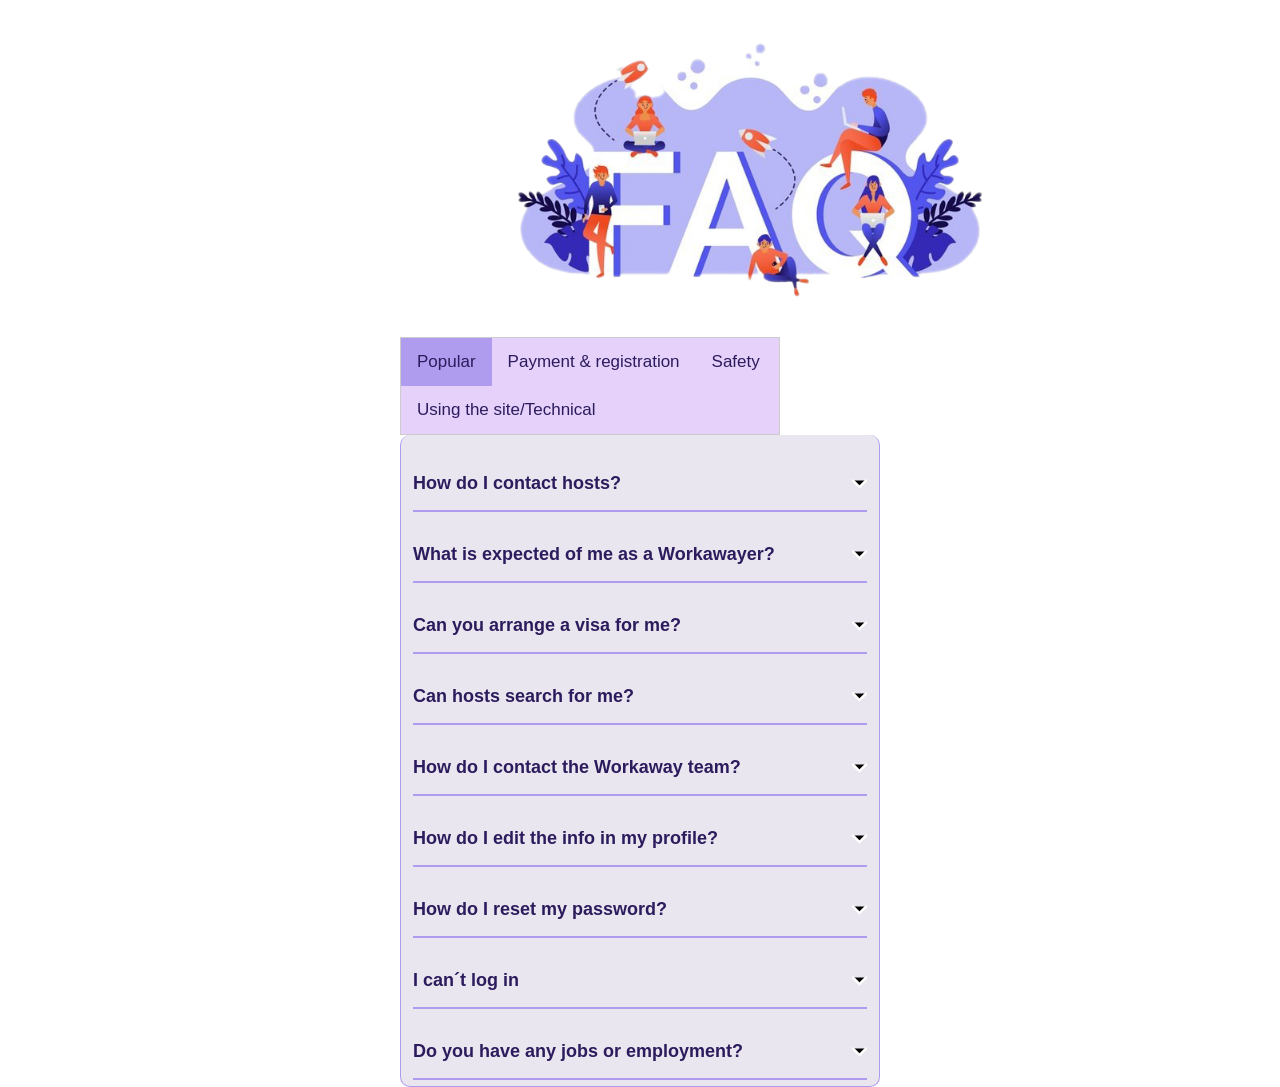
<file: view/FQAS/QnA.html>
<!DOCTYPE html>
<html lang="en">
<head>
    <meta charset="UTF-8">
    <meta http-equiv="X-UA-Compatible" content="IE=edge">
    <meta name="viewport" content="width=device-width, initial-scale=1.0">
    <link rel="stylesheet" href="style.css">
    <title>FAQS</title>
</head>
<body>

    <div class="faq-img">
        <img src="FAQ-PNG-Transparent.png" alt="0">
    </div>   
    <div class="tab">
        <button class="tablinks" onclick="openCity(event, 'Popular')"id="defaultOpen">Popular</button>
        <button class="tablinks" onclick="openCity(event, 'Payment')">Payment & registration</button>
        <button class="tablinks" onclick="openCity(event, 'Safety')">Safety</button>
        <button class="tablinks" onclick="openCity(event, 'using')">Using the site/Technical</button>
      </div>
      
    <div id="Popular" class="tabcontent">
        <div class="fa">
            <div class="question">
            <h3>How do I contact hosts?</h3>
            <svg width="15" height="10" viewBox="0 0 42 25">
                <path d="M3 3L21 21L39 3" stroke="white" stroke-width="7" stroke-linecap="round"/>
            </svg>
            </div>
            <div class="answer">
            <p>You can get in touch with a host by clicking on the "Contact" button in their profile which is displayed after payment.</p>
            </div>
        </div>

        <div class="fa">
            <div class="question">
            <h3>What is expected of me as a Workawayer?
            </h3>
            <svg width="15" height="10" viewBox="0 0 42 25">
                <path d="M3 3L21 21L39 3" stroke="white" stroke-width="7" stroke-linecap="round"/>
            </svg>
            </div>
            <div class="answer">
            <p>Generally you will be expected to help around 5 hours per day in exchange for food 
                and accommodation. Some hosts may give a paid allowance to ensure they are offering 
                at least the minimum wage in their country. Conditions and agreements may vary depending 
                on the skills you can offer and the requirements of each host. It is important you communicate
                 as much as possible beforehand with your hosts so that you both know each other's expectations.</p>
            </div>
        </div>

        <div class="fa">
            <div class="question">
            <h3>Can you arrange a visa for me?</h3>
            <svg width="15" height="10" viewBox="0 0 42 25">
                <path d="M3 3L21 21L39 3" stroke="white" stroke-width="7" stroke-linecap="round"/>
            </svg>
            </div>
            <div class="answer">
            <p>We are not able to arrange visas. We just post the listings. Please remember it is your responsibility
                 to obtain the correct visa for any country you intend visiting.</p>
            </div>
        </div>
        
        <div class="fa">
            <div class="question">
            <h3>Can hosts search for me?</h3>
            <svg width="15" height="10" viewBox="0 0 42 25">
                <path d="M3 3L21 21L39 3" stroke="white" stroke-width="7" stroke-linecap="round"/>
            </svg>
            </div>
            <div class="answer">
            <p>Yes, hosts can search for and contact Workawayers by skills and last minute availability as well as
                 destinations and location if you have allowed this. This is why it essential you provide accurate 
                 information about your skills as well as the dates and places you are travelling to. Destinations 
                 can be added or edited here when you are logged in to your account.</p>
            </div>
        </div>
        
        <div class="fa">
            <div class="question">
            <h3>How do I contact the Workaway team?</h3>
            <svg width="15" height="10" viewBox="0 0 42 25">
                <path d="M3 3L21 21L39 3" stroke="white" stroke-width="7" stroke-linecap="round"/>
            </svg>
            </div>
            <div class="answer">
            <p>You can contact the Workaway team here

                We always welcome suggestions and comments and it's always great to hear about your Workaway experiences too :)</p>
            </div>
        </div>
        
        <div class="fa">
            <div class="question">
            <h3>How do I edit the info in my profile?</h3>
            <svg width="15" height="10" viewBox="0 0 42 25">
                <path d="M3 3L21 21L39 3" stroke="white" stroke-width="7" stroke-linecap="round"/>
            </svg>
            </div>
            <div class="answer">
            <p>First, make sure you are logged in. Then navigate to your 'My account' page (click on your photo in the top right of a page if you are on a desktop machine or click on the 3 lines at the top right of your mobile device and choose 'My account')

                There you will see a green 'Edit profile' button (near your profile image) to enable you to add or change the information in your profile.
                
                Further options can be found in the 'My account' tab drop down menu.</p>
            </div>
        </div>
        <div class="fa">
            <div class="question">
            <h3>How do I reset my password?</h3>
            <svg width="15" height="10" viewBox="0 0 42 25">
                <path d="M3 3L21 21L39 3" stroke="white" stroke-width="7" stroke-linecap="round"/>
            </svg>
            </div>
            <div class="answer">
            <p>You can get in touch with a host by clicking on the "Contact" button in their profile which is displayed after payment.Just enter your email address in the "forgot your password" link in the login box and click on "Reset password." You will instantly receive an email containing a link to reset your password. Make sure you enter the email address that you used to register your profile on the site! ;)</p>
            </div>
        </div>
        <div class="fa">
            <div class="question">
            <h3>I can´t log in</h3>
            <svg width="15" height="10" viewBox="0 0 42 25">
                <path d="M3 3L21 21L39 3" stroke="white" stroke-width="7" stroke-linecap="round"/>
            </svg>
            </div>
            <div class="answer">
            <p>Please check the following:
                ● That you are logging-in with the correct box, either the green workawayer or blue host box.
                ● That you are typing the correct username and password.
                ● That you are not using an old username or password.
                If you are still having problems contact us with your original email address and/or username and we will reissue you a password manually.</p>
            </div>
        </div>
        <div class="fa">
            <div class="question">
            <h3>Do you have any jobs or employment?</h3>
            <svg width="15" height="10" viewBox="0 0 42 25">
                <path d="M3 3L21 21L39 3" stroke="white" stroke-width="7" stroke-linecap="round"/>
            </svg>
            </div>
            <div class="answer">
            <p>Maybe :) Please contact us including your CV and your ideas on how you think you could help Workaway to grow. You will need to be well travelled, computer literate, have a great imagination as well as a passion and understanding of the importance of social networking.</p>
            </div>
        </div>
    </div>

    
      
      <div id="Payment" class="tabcontent">
        <div class="fa">
            <div class="question">
            <h3>How do I pay?</h3>
            <svg width="15" height="10" viewBox="0 0 42 25">
                <path d="M3 3L21 21L39 3" stroke="white" stroke-width="7" stroke-linecap="round"/>
            </svg>
            </div>
            <div class="answer">
            <p>By clicking the "PayPal" or "Credit Card" button after filling in your details and creating your profile on the Workawayer sign up page.</p>
            </div>
        </div>
        <div class="fa">
            <div class="question">
            <h3>Do you provide visa information?</h3>
            <svg width="15" height="10" viewBox="0 0 42 25">
                <path d="M3 3L21 21L39 3" stroke="white" stroke-width="7" stroke-linecap="round"/>
            </svg>
            </div>
            <div class="answer">
            <p>We are unable to provide info about visas as there are so many variables depending on nationality and the country being visited. It is up to the Workawayer to find out about any visa requirements depending on the country they are from and the country they are going to. All Workawayers must obtain the relevant visa 
                (working , volunteering or otherwise) for the country they are travelling to</p>
            </div>
        </div>

        <div class="fa">
            <div class="question">
            <h3>Whats the difference between a couple and single account?</h3>
            <svg width="15" height="10" viewBox="0 0 42 25">
                <path d="M3 3L21 21L39 3" stroke="white" stroke-width="7" stroke-linecap="round"/>
            </svg>
            </div>
            <div class="answer">
            <p>Couple accounts are for friends, families (with children under 18 years old) or partners who ALWAYS travel and volunteer together.
                 If you plan to travel together for only part of your trip it is best to buy two single accounts and then link them together within your profiles. </p>
            </div>
        </div>
        <div class="fa">
            <div class="question">
            <h3>How can I renew my membership?</h3>
            <svg width="15" height="10" viewBox="0 0 42 25">
                <path d="M3 3L21 21L39 3" stroke="white" stroke-width="7" stroke-linecap="round"/>
            </svg>
            </div>
            <div class="answer">
            <p>One month before your membership ends you will receive an email reminding you and a message displayed on your profile. Click on the link in the email or 
                on your profile to extend your membership for another year at a special discounted rate.</p>
            </div>
        </div>
        <div class="fa">
            <div class="question">
            <h3>Are membership renewals automatic?</h3>
            <svg width="15" height="10" viewBox="0 0 42 25">
                <path d="M3 3L21 21L39 3" stroke="white" stroke-width="7" stroke-linecap="round"/>
            </svg>
            </div>
            <div class="answer">
            <p>Workaway will never take money automatically for your subscription. You will be sent two reminders.
                 However if you choose not to renew you will not be charged again.</p>
            </div>
        </div>
        <div class="fa">
            <div class="question">
            <h3>Why is my credit or debit card not accepted?</h3>
            <svg width="15" height="10" viewBox="0 0 42 25">
                <path d="M3 3L21 21L39 3" stroke="white" stroke-width="7" stroke-linecap="round"/>
            </svg>
            </div>
            <div class="answer">
            <p>If you tried to pay with PayPal you will need to contact them directly if your payment is refused.

                If you tried to pay directly with a card, most credit and debit cards are accepted, however American Express cards cannot be processed and some debit cards that do not have a CVV code on the back will not be accepted.
                
                We would advise using PayPal if your card cannot be processed.</p>
            </div>
        </div>
        <div class="fa">
            <div class="question">
            <h3>How long is registration for and does it start from the date you pay?</h3>
            <svg width="15" height="10" viewBox="0 0 42 25">
                <path d="M3 3L21 21L39 3" stroke="white" stroke-width="7" stroke-linecap="round"/>
            </svg>
            </div>
            <div class="answer">
            <p>A Workaway subscription lasts for 1 year. It starts from the date the money is received.</p>
            </div>
        </div>
        <div class="fa">
            <div class="question">
            <h3>Are membership renewals automatic?</h3>
            <svg width="15" height="10" viewBox="0 0 42 25">
                <path d="M3 3L21 21L39 3" stroke="white" stroke-width="7" stroke-linecap="round"/>
            </svg>
            </div>
            <div class="answer">
            <p>Workaway will never take money automatically for your subscription. You will be sent two reminders. However if you choose not to renew you will not be charged again.</p>
            </div>
        </div>
      </div>
      
      <div id="Safety" class="tabcontent">
        <div class="fa">
            <div class="question">
            <h3>What information can be seen about me?</h3>
            <svg width="15" height="10" viewBox="0 0 42 25">
                <path d="M3 3L21 21L39 3" stroke="white" stroke-width="7" stroke-linecap="round"/>
            </svg>
            </div>
            <div class="answer">
            <p>Once you are logged-in, all options for privacy can be found here in your profile.

                When you click the "Keep my profile private" check box only logged in hosts will be able to see your photos and the information you write in your profile.
                
                You can choose in your privacy settings which other members can see your approximate location.
                
                Your profile will not show up in any Google (or other search engines) searches.
                
                For more information about our privacy policy, see our Data protection page</p>
            </div>
        </div>
        <div class="fa">
            <div class="question">
            <h3>How do you protect my privacy?</h3>
            <svg width="15" height="10" viewBox="0 0 42 25">
                <path d="M3 3L21 21L39 3" stroke="white" stroke-width="7" stroke-linecap="round"/>
            </svg>
            </div>
            <div class="answer">
            <p>We never reveal email addresses or your personal information to any third party. We do not sell on your information or use it in any way to target advertising.

                We only use the information you provide about yourself to enable you to contact hosts and travel worldwide.
                
                For more information, take a look at our Data protection policy.</p>
            </div>
        </div>
        <div class="fa">
            <div class="question">
            <h3>What should I do if things don't work out?</h3>
            <svg width="15" height="10" viewBox="0 0 42 25">
                <path d="M3 3L21 21L39 3" stroke="white" stroke-width="7" stroke-linecap="round"/>
            </svg>
            </div>
            <div class="answer">
            <p>Miscommunication, cultural differences, diverging expectations or even just clashing personalities… these are all possible reasons that an exchange may not work out as planned.
                 If this happens, we recommend the best course of action is to try and calmly discuss the issues with each other. After all, workawayers travel far beyond their comfort zone to 
                 help and bond with hosts, and hosts are also opening their homes or projects to workawayers. So, it is always mutually beneficial for both parties if conflicts can be avoided or
                  resolved. If the issue still cannot be solved, remember safety always comes first and you are free to end any arrangement you are no longer comfortable with.</p>
            </div>
        </div>
        <div class="fa">
            <div class="question">
            <h3>How do I know Workaway is legit?</h3>
            <svg width="15" height="10" viewBox="0 0 42 25">
                <path d="M3 3L21 21L39 3" stroke="white" stroke-width="7" stroke-linecap="round"/>
            </svg>
            </div>
            <div class="answer">
            <p> we have received thousands of feedbacks left by travellers and hosts who have connected and arranged exchanges with each other through the site! You can read the feedbacks here.

                If you are still not sure, feel free to also check us out on social media (links are at the bottom of this page) to find out more about our members’ first hand experience.</p>
            </div>
        </div>
        <div class="fa">
            <div class="question">
            <h3>Does Workaway screen users?</h3>
            <svg width="15" height="10" viewBox="0 0 42 25">
                <path d="M3 3L21 21L39 3" stroke="white" stroke-width="7" stroke-linecap="round"/>
            </svg>
            </div>
            <div class="answer">
            <p>At Workaway we strive to provide our members with the right tools to make informed decisions regarding who they interact with online and in real life.

                Please remember Workaway is a tool to facilitate contact, we do not act as agents. While we don't routinely perform background checks, we do however reserve the right to do so. To help ensure safety within the community, we actively review every profile that is created. Host profiles must meet all of our requirements before we will put them online. We also provide a way for all members to confirm their identity with our "Verify by ID" system.</p>
            </div>
        </div>
      </div>

      <div id="using" class="tabcontent">
        <div class="fa">
            <div class="question">
            <h3>How do I leave feedback?</h3>
            <svg width="15" height="10" viewBox="0 0 42 25">
                <path d="M3 3L21 21L39 3" stroke="white" stroke-width="7" stroke-linecap="round"/>
            </svg>
            </div>
            <div class="answer">
            <p>By logging into your profile and choosing 'Leave feedback' on your 'Account' dropdown. This is accessed by clicking your round profile photo in the top right of the screen or the three lines on mobile when logged in.

                Here you can search for the host or workawayer using username, name or email address. Once on the correct profile scroll to the bottom and leave your comments. We will verify feedback before it is put online.
                
                Please note we will not publish insulting feedback, try to be constructive in anything you write.
            </p>
            </div>
        </div>
        <div class="fa">
            <div class="question">
            <h3>How do I put my profile photo online?</h3>
            <svg width="15" height="10" viewBox="0 0 42 25">
                <path d="M3 3L21 21L39 3" stroke="white" stroke-width="7" stroke-linecap="round"/>
            </svg>
            </div>
            <div class="answer">
            <p>First make sure you're logged in. Then go to your 'Account' dropdown. This is accessed by clicking your round profile
                 photo in the top right of the screen or the three lines on mobile when logged in. Choose 'My profile photos'
                  then hover over the image you want and click on the pen icon - select 'Make this my profile photo'</p>
            </div>
        </div>
        <div class="fa">
            <div class="question">
            <h3>Where can I see my username?</h3>
            <svg width="15" height="10" viewBox="0 0 42 25">
                <path d="M3 3L21 21L39 3" stroke="white" stroke-width="7" stroke-linecap="round"/>
            </svg>
            </div>
            <div class="answer">
            <p>First of all make sure you are logged in to your profile. Usernames can then be found by going to your 
                'My account' page - it's displayed just under your name at the top of your profile.</p>
            </div>
        </div>
      </div>

      <script src="script.js"></script>      
</body>
</html>
</file>
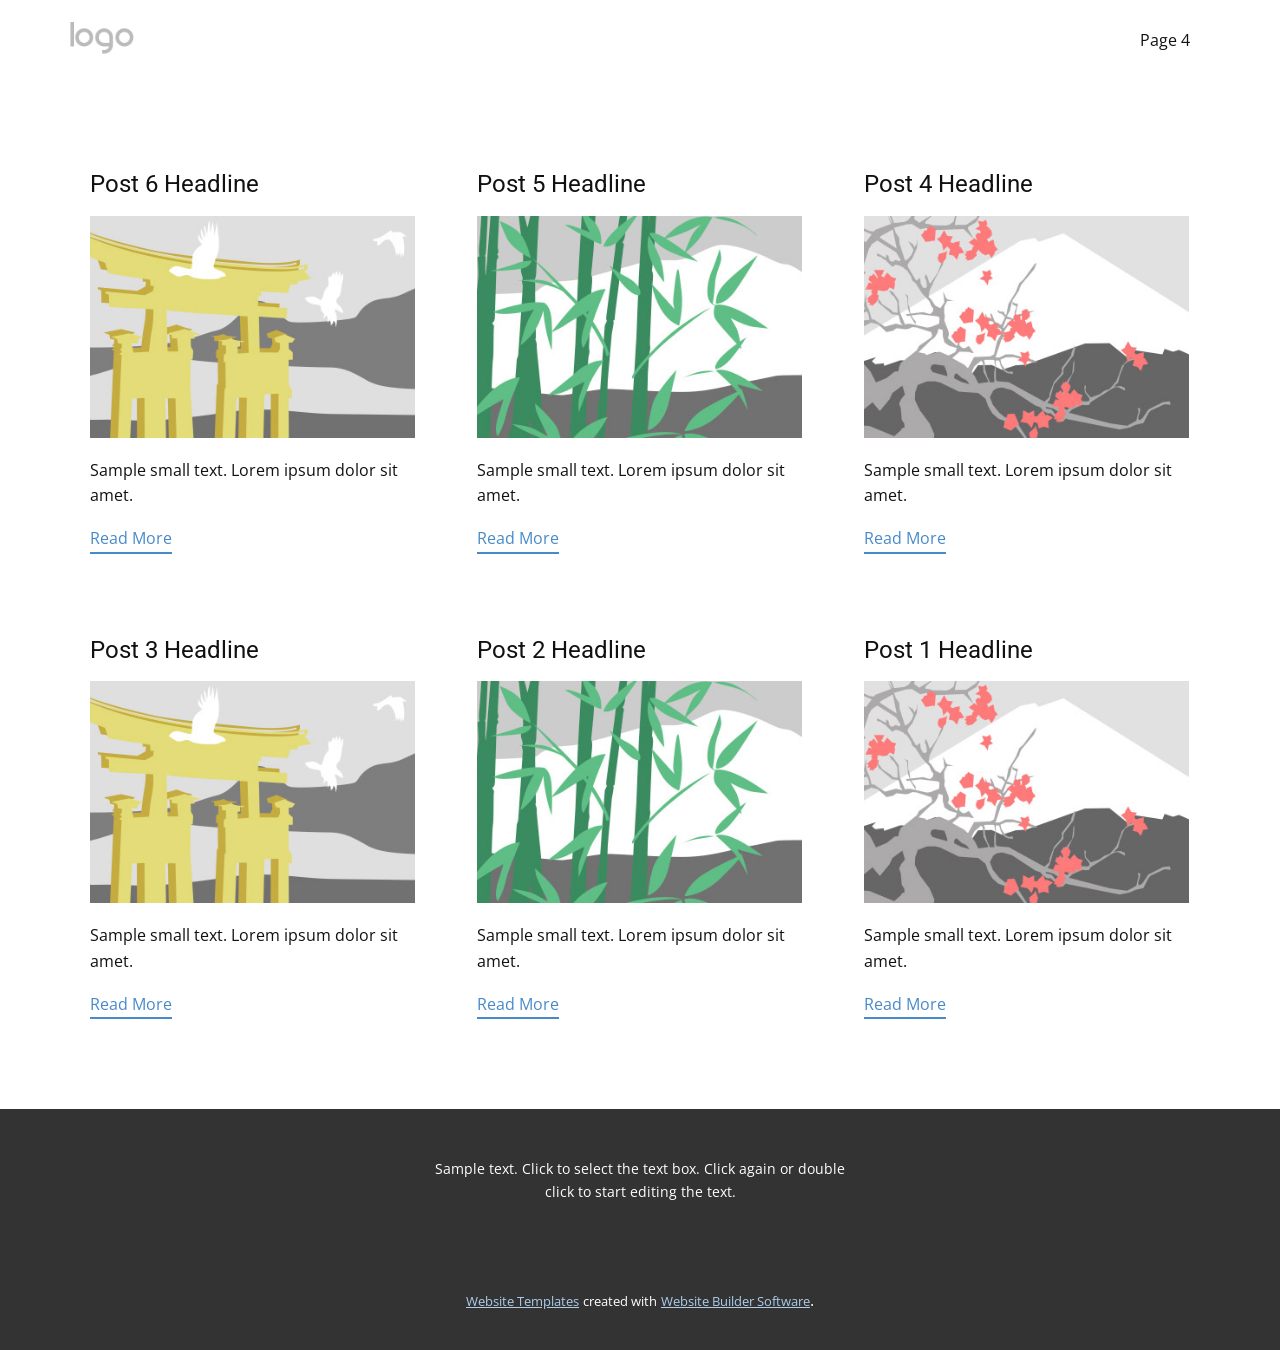
<file: view/about/blog/blog.html>
<!DOCTYPE html>
<html style="font-size: 16px;" lang="en"><head>
    <meta name="viewport" content="width=device-width, initial-scale=1.0">
    <meta charset="utf-8">
    <meta name="keywords" content="">
    <meta name="description" content="">
    <title>Blog Template</title>
    <link rel="stylesheet" href="../nicepage.css" media="screen">
<link rel="stylesheet" href="../Blog-Template.css" media="screen">
    <script class="u-script" type="text/javascript" src="../jquery-1.9.1.min.js" defer=""></script>
    <script class="u-script" type="text/javascript" src="../nicepage.js" defer=""></script>
    <meta name="generator" content="Nicepage 5.9.8, nicepage.com">
    <link id="u-theme-google-font" rel="stylesheet" href="https://fonts.googleapis.com/css?family=Roboto:100,100i,300,300i,400,400i,500,500i,700,700i,900,900i|Open+Sans:300,300i,400,400i,500,500i,600,600i,700,700i,800,800i">
    
    
    <script type="application/ld+json">{
		"@context": "http://schema.org",
		"@type": "Organization",
		"name": "",
		"logo": "images/default-logo.png"
}</script>
    <meta name="theme-color" content="#478ac9">
  <meta data-intl-tel-input-cdn-path="intlTelInput/"></head>
  <body class="u-body u-xl-mode" data-lang="en"><header class="u-clearfix u-header u-header" id="sec-d452"><div class="u-clearfix u-sheet u-valign-middle u-sheet-1">
        <a href="https://nicepage.com" class="u-image u-logo u-image-1">
          <img src="../images/default-logo.png" class="u-logo-image u-logo-image-1">
        </a>
        <nav class="u-menu u-menu-dropdown u-offcanvas u-menu-1">
          <div class="menu-collapse" style="font-size: 1rem; letter-spacing: 0px;">
            <a class="u-button-style u-custom-left-right-menu-spacing u-custom-padding-bottom u-custom-top-bottom-menu-spacing u-nav-link u-text-active-palette-1-base u-text-hover-palette-2-base" href="#">
              <svg class="u-svg-link" viewBox="0 0 24 24"><use xlink:href="#menu-hamburger"></use></svg>
              <svg class="u-svg-content" version="1.1" id="menu-hamburger" viewBox="0 0 16 16" x="0px" y="0px" xmlns:xlink="http://www.w3.org/1999/xlink" xmlns="http://www.w3.org/2000/svg"><g><rect y="1" width="16" height="2"></rect><rect y="7" width="16" height="2"></rect><rect y="13" width="16" height="2"></rect>
</g></svg>
            </a>
          </div>
          <div class="u-nav-container">
            <ul class="u-nav u-unstyled u-nav-1"><li class="u-nav-item"><a class="u-button-style u-nav-link u-text-active-palette-1-base u-text-hover-palette-2-base" href="../Page-4.html" style="padding: 10px 20px;">Page 4</a>
</li></ul>
          </div>
          <div class="u-nav-container-collapse">
            <div class="u-black u-container-style u-inner-container-layout u-opacity u-opacity-95 u-sidenav">
              <div class="u-inner-container-layout u-sidenav-overflow">
                <div class="u-menu-close"></div>
                <ul class="u-align-center u-nav u-popupmenu-items u-unstyled u-nav-2"><li class="u-nav-item"><a class="u-button-style u-nav-link" href="../Page-4.html">Page 4</a>
</li></ul>
              </div>
            </div>
            <div class="u-black u-menu-overlay u-opacity u-opacity-70"></div>
          </div>
        </nav>
      </div></header>
    <section class="u-clearfix u-section-1" id="sec-2393">
      <div class="u-clearfix u-sheet u-valign-middle u-sheet-1"><!--blog--><!--blog_options_json--><!--{"type":"Recent","source":"","tags":"","count":""}--><!--/blog_options_json-->
        <div class="u-blog u-expanded-width u-repeater u-repeater-1"><!--blog_post-->
          <div class="u-blog-post u-container-style u-repeater-item u-white u-repeater-item-1">
            <div class="u-container-layout u-similar-container u-valign-top u-container-layout-1"><!--blog_post_header-->
              <h4 class="u-blog-control u-text u-text-1">
                <a class="u-post-header-link" href="../blog/post-5.html">Post 6 Headline</a>
              </h4><!--/blog_post_header--><!--blog_post_image-->
              <a class="u-post-header-link" href="../blog/post-5.html"><img alt="" class="u-blog-control u-expanded-width u-image u-image-default u-image-1" src="../images/8ad73f3c.jpeg"></a><!--/blog_post_image--><!--blog_post_content-->
              <div class="u-blog-control u-post-content u-text u-text-2 fr-view">Sample small text. Lorem ipsum dolor sit amet.</div><!--/blog_post_content--><!--blog_post_readmore-->
              <a href="../blog/post-5.html" class="u-blog-control u-border-2 u-border-palette-1-base u-btn u-btn-rectangle u-button-style u-none u-btn-1"><!--blog_post_readmore_content--><!--options_json--><!--{"content":"","defaultValue":"Read More"}--><!--/options_json-->Read More<!--/blog_post_readmore_content--></a><!--/blog_post_readmore-->
            </div>
          </div><div class="u-blog-post u-container-style u-repeater-item u-video-cover u-white">
            <div class="u-container-layout u-similar-container u-valign-top u-container-layout-2"><!--blog_post_header-->
              <h4 class="u-blog-control u-text u-text-3">
                <a class="u-post-header-link" href="../blog/post-4.html">Post 5 Headline</a>
              </h4><!--/blog_post_header--><!--blog_post_image-->
              <a class="u-post-header-link" href="../blog/post-4.html"><img alt="" class="u-blog-control u-expanded-width u-image u-image-default u-image-2" src="../images/68f64b9d.jpeg"></a><!--/blog_post_image--><!--blog_post_content-->
              <div class="u-blog-control u-post-content u-text u-text-4 fr-view">Sample small text. Lorem ipsum dolor sit amet.</div><!--/blog_post_content--><!--blog_post_readmore-->
              <a href="../blog/post-4.html" class="u-blog-control u-border-2 u-border-palette-1-base u-btn u-btn-rectangle u-button-style u-none u-btn-2"><!--blog_post_readmore_content--><!--options_json--><!--{"content":"","defaultValue":"Read More"}--><!--/options_json-->Read More<!--/blog_post_readmore_content--></a><!--/blog_post_readmore-->
            </div>
          </div><div class="u-blog-post u-container-style u-repeater-item u-video-cover u-white">
            <div class="u-container-layout u-similar-container u-valign-top u-container-layout-3"><!--blog_post_header-->
              <h4 class="u-blog-control u-text u-text-5">
                <a class="u-post-header-link" href="../blog/post-3.html">Post 4 Headline</a>
              </h4><!--/blog_post_header--><!--blog_post_image-->
              <a class="u-post-header-link" href="../blog/post-3.html"><img alt="" class="u-blog-control u-expanded-width u-image u-image-default u-image-3" src="../images/0fd3416c.jpeg"></a><!--/blog_post_image--><!--blog_post_content-->
              <div class="u-blog-control u-post-content u-text u-text-6 fr-view">Sample small text. Lorem ipsum dolor sit amet.</div><!--/blog_post_content--><!--blog_post_readmore-->
              <a href="../blog/post-3.html" class="u-blog-control u-border-2 u-border-palette-1-base u-btn u-btn-rectangle u-button-style u-none u-btn-3"><!--blog_post_readmore_content--><!--options_json--><!--{"content":"","defaultValue":"Read More"}--><!--/options_json-->Read More<!--/blog_post_readmore_content--></a><!--/blog_post_readmore-->
            </div>
          </div><div class="u-blog-post u-container-style u-repeater-item u-white u-repeater-item-1">
            <div class="u-container-layout u-similar-container u-valign-top u-container-layout-1"><!--blog_post_header-->
              <h4 class="u-blog-control u-text u-text-1">
                <a class="u-post-header-link" href="../blog/post-2.html">Post 3 Headline</a>
              </h4><!--/blog_post_header--><!--blog_post_image-->
              <a class="u-post-header-link" href="../blog/post-2.html"><img alt="" class="u-blog-control u-expanded-width u-image u-image-default u-image-1" src="../images/8ad73f3c.jpeg"></a><!--/blog_post_image--><!--blog_post_content-->
              <div class="u-blog-control u-post-content u-text u-text-2 fr-view">Sample small text. Lorem ipsum dolor sit amet.</div><!--/blog_post_content--><!--blog_post_readmore-->
              <a href="../blog/post-2.html" class="u-blog-control u-border-2 u-border-palette-1-base u-btn u-btn-rectangle u-button-style u-none u-btn-1"><!--blog_post_readmore_content--><!--options_json--><!--{"content":"","defaultValue":"Read More"}--><!--/options_json-->Read More<!--/blog_post_readmore_content--></a><!--/blog_post_readmore-->
            </div>
          </div><div class="u-blog-post u-container-style u-repeater-item u-video-cover u-white">
            <div class="u-container-layout u-similar-container u-valign-top u-container-layout-2"><!--blog_post_header-->
              <h4 class="u-blog-control u-text u-text-3">
                <a class="u-post-header-link" href="../blog/post-1.html">Post 2 Headline</a>
              </h4><!--/blog_post_header--><!--blog_post_image-->
              <a class="u-post-header-link" href="../blog/post-1.html"><img alt="" class="u-blog-control u-expanded-width u-image u-image-default u-image-2" src="../images/68f64b9d.jpeg"></a><!--/blog_post_image--><!--blog_post_content-->
              <div class="u-blog-control u-post-content u-text u-text-4 fr-view">Sample small text. Lorem ipsum dolor sit amet.</div><!--/blog_post_content--><!--blog_post_readmore-->
              <a href="../blog/post-1.html" class="u-blog-control u-border-2 u-border-palette-1-base u-btn u-btn-rectangle u-button-style u-none u-btn-2"><!--blog_post_readmore_content--><!--options_json--><!--{"content":"","defaultValue":"Read More"}--><!--/options_json-->Read More<!--/blog_post_readmore_content--></a><!--/blog_post_readmore-->
            </div>
          </div><div class="u-blog-post u-container-style u-repeater-item u-video-cover u-white">
            <div class="u-container-layout u-similar-container u-valign-top u-container-layout-3"><!--blog_post_header-->
              <h4 class="u-blog-control u-text u-text-5">
                <a class="u-post-header-link" href="../blog/post.html">Post 1 Headline</a>
              </h4><!--/blog_post_header--><!--blog_post_image-->
              <a class="u-post-header-link" href="../blog/post.html"><img alt="" class="u-blog-control u-expanded-width u-image u-image-default u-image-3" src="../images/0fd3416c.jpeg"></a><!--/blog_post_image--><!--blog_post_content-->
              <div class="u-blog-control u-post-content u-text u-text-6 fr-view">Sample small text. Lorem ipsum dolor sit amet.</div><!--/blog_post_content--><!--blog_post_readmore-->
              <a href="../blog/post.html" class="u-blog-control u-border-2 u-border-palette-1-base u-btn u-btn-rectangle u-button-style u-none u-btn-3"><!--blog_post_readmore_content--><!--options_json--><!--{"content":"","defaultValue":"Read More"}--><!--/options_json-->Read More<!--/blog_post_readmore_content--></a><!--/blog_post_readmore-->
            </div>
          </div><!--/blog_post--><!--blog_post-->
          <!--/blog_post--><!--blog_post-->
          <!--/blog_post-->
        </div><!--/blog-->
      </div>
    </section>
    
    
    <footer class="u-align-center u-clearfix u-footer u-grey-80 u-footer" id="sec-3486"><div class="u-clearfix u-sheet u-sheet-1">
        <p class="u-small-text u-text u-text-variant u-text-1">Sample text. Click to select the text box. Click again or double click to start editing the text.</p>
      </div></footer>
    <section class="u-backlink u-clearfix u-grey-80">
      <a class="u-link" href="https://nicepage.com/website-templates" target="_blank">
        <span>Website Templates</span>
      </a>
      <p class="u-text">
        <span>created with</span>
      </p>
      <a class="u-link" href="" target="_blank">
        <span>Website Builder Software</span>
      </a>. 
    </section>
  
</body></html>
</file>
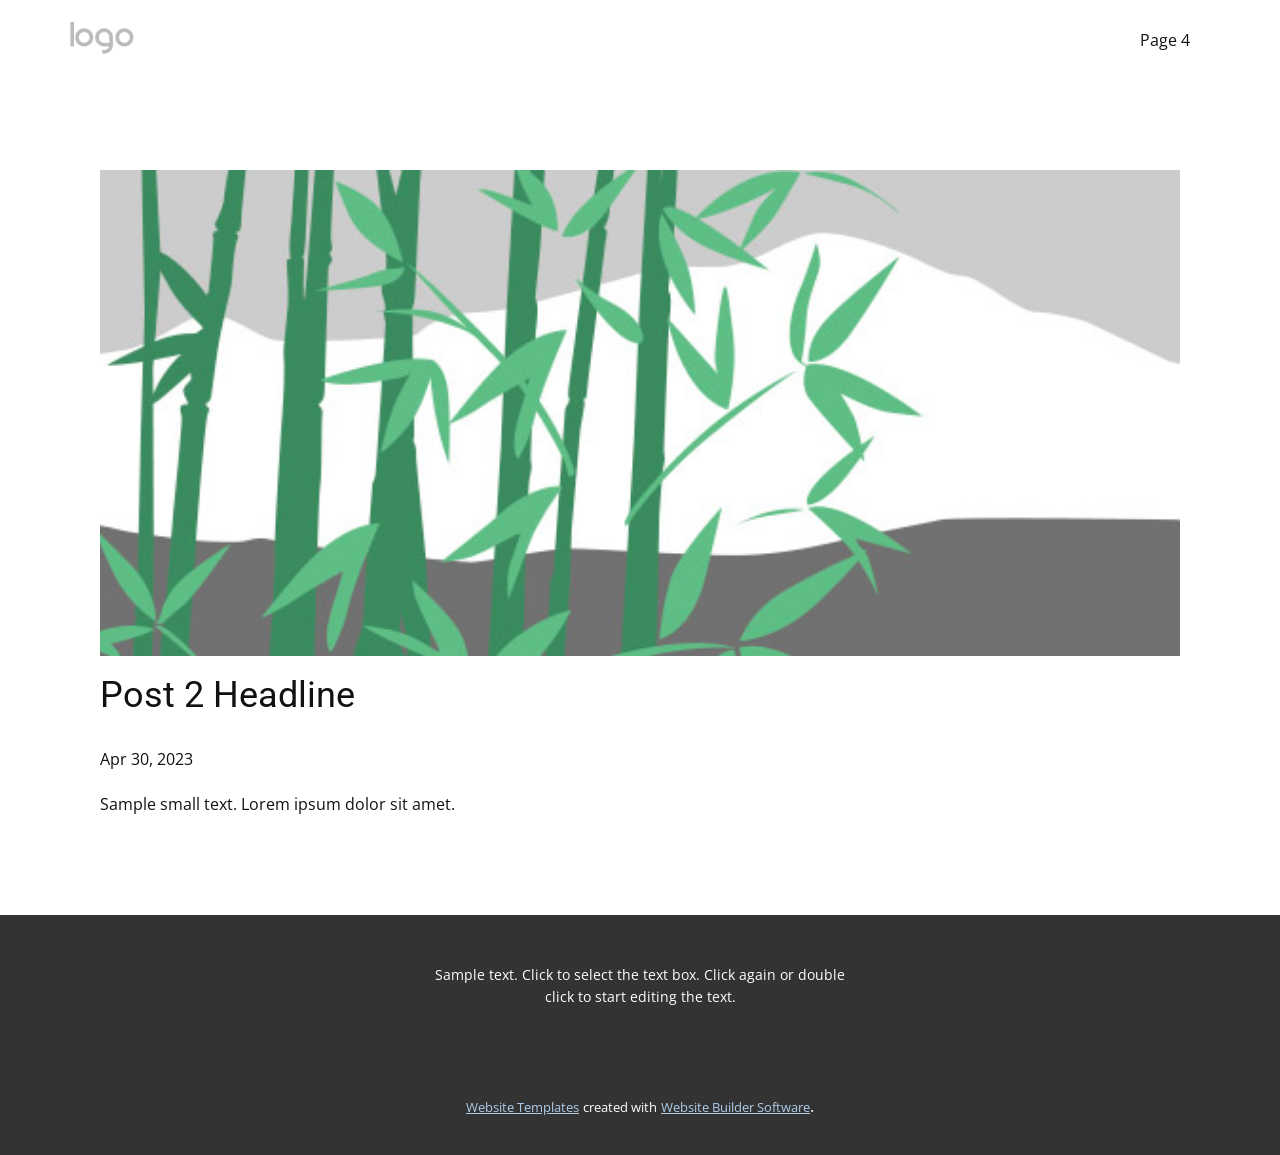
<file: view/about/blog/post-1.html>
<!DOCTYPE html>
<html style="font-size: 16px;" lang="en"><head>
    <meta name="viewport" content="width=device-width, initial-scale=1.0">
    <meta charset="utf-8">
    <meta name="keywords" content="Post 1 Headline">
    <meta name="description" content="">
    <title>Post 2 Headline</title>
    <link rel="stylesheet" href="../nicepage.css" media="screen">
<link rel="stylesheet" href="../Post-Template.css" media="screen">
    <script class="u-script" type="text/javascript" src="../jquery-1.9.1.min.js" defer=""></script>
    <script class="u-script" type="text/javascript" src="../nicepage.js" defer=""></script>
    <meta name="generator" content="Nicepage 5.9.8, nicepage.com">
    <link id="u-theme-google-font" rel="stylesheet" href="https://fonts.googleapis.com/css?family=Roboto:100,100i,300,300i,400,400i,500,500i,700,700i,900,900i|Open+Sans:300,300i,400,400i,500,500i,600,600i,700,700i,800,800i">
    
    
    <script type="application/ld+json">{
		"@context": "http://schema.org",
		"@type": "Organization",
		"name": "",
		"logo": "images/default-logo.png"
}</script>
    <meta name="theme-color" content="#478ac9">
  <meta data-intl-tel-input-cdn-path="intlTelInput/"></head>
  <body class="u-body u-xl-mode" data-lang="en"><header class="u-clearfix u-header u-header" id="sec-d452"><div class="u-clearfix u-sheet u-valign-middle u-sheet-1">
        <a href="https://nicepage.com" class="u-image u-logo u-image-1">
          <img src="../images/default-logo.png" class="u-logo-image u-logo-image-1">
        </a>
        <nav class="u-menu u-menu-dropdown u-offcanvas u-menu-1">
          <div class="menu-collapse" style="font-size: 1rem; letter-spacing: 0px;">
            <a class="u-button-style u-custom-left-right-menu-spacing u-custom-padding-bottom u-custom-top-bottom-menu-spacing u-nav-link u-text-active-palette-1-base u-text-hover-palette-2-base" href="#">
              <svg class="u-svg-link" viewBox="0 0 24 24"><use xlink:href="#menu-hamburger"></use></svg>
              <svg class="u-svg-content" version="1.1" id="menu-hamburger" viewBox="0 0 16 16" x="0px" y="0px" xmlns:xlink="http://www.w3.org/1999/xlink" xmlns="http://www.w3.org/2000/svg"><g><rect y="1" width="16" height="2"></rect><rect y="7" width="16" height="2"></rect><rect y="13" width="16" height="2"></rect>
</g></svg>
            </a>
          </div>
          <div class="u-nav-container">
            <ul class="u-nav u-unstyled u-nav-1"><li class="u-nav-item"><a class="u-button-style u-nav-link u-text-active-palette-1-base u-text-hover-palette-2-base" href="../Page-4.html" style="padding: 10px 20px;">Page 4</a>
</li></ul>
          </div>
          <div class="u-nav-container-collapse">
            <div class="u-black u-container-style u-inner-container-layout u-opacity u-opacity-95 u-sidenav">
              <div class="u-inner-container-layout u-sidenav-overflow">
                <div class="u-menu-close"></div>
                <ul class="u-align-center u-nav u-popupmenu-items u-unstyled u-nav-2"><li class="u-nav-item"><a class="u-button-style u-nav-link" href="../Page-4.html">Page 4</a>
</li></ul>
              </div>
            </div>
            <div class="u-black u-menu-overlay u-opacity u-opacity-70"></div>
          </div>
        </nav>
      </div></header>
    <section class="u-align-center u-clearfix u-section-1" id="sec-21ab">
      <div class="u-clearfix u-sheet u-valign-middle-md u-valign-middle-sm u-valign-middle-xs u-sheet-1"><!--post_details--><!--post_details_options_json--><!--{"source":""}--><!--/post_details_options_json--><!--blog_post-->
        <div class="u-container-style u-expanded-width u-post-details u-post-details-1">
          <div class="u-container-layout u-valign-middle u-container-layout-1"><!--blog_post_image-->
            <img alt="" class="u-blog-control u-expanded-width u-image u-image-default u-image-1" src="../images/68f64b9d.jpeg"><!--/blog_post_image--><!--blog_post_header-->
            <h2 class="u-blog-control u-text u-text-1">Post 2 Headline</h2><!--/blog_post_header--><!--blog_post_metadata-->
            <div class="u-blog-control u-metadata u-metadata-1"><!--blog_post_metadata_date-->
              <span class="u-meta-date u-meta-icon">Apr 30, 2023</span><!--/blog_post_metadata_date--><!--blog_post_metadata_category-->
              <!--/blog_post_metadata_category--><!--blog_post_metadata_comments-->
              <!--/blog_post_metadata_comments-->
            </div><!--/blog_post_metadata--><!--blog_post_content-->
            <div class="u-align-justify u-blog-control u-post-content u-text u-text-2 fr-view">
  Sample small text. Lorem ipsum dolor sit amet.
  </div><!--/blog_post_content-->
          </div>
        </div><!--/blog_post--><!--/post_details-->
      </div>
    </section>
    
    
    <footer class="u-align-center u-clearfix u-footer u-grey-80 u-footer" id="sec-3486"><div class="u-clearfix u-sheet u-sheet-1">
        <p class="u-small-text u-text u-text-variant u-text-1">Sample text. Click to select the text box. Click again or double click to start editing the text.</p>
      </div></footer>
    <section class="u-backlink u-clearfix u-grey-80">
      <a class="u-link" href="https://nicepage.com/website-templates" target="_blank">
        <span>Website Templates</span>
      </a>
      <p class="u-text">
        <span>created with</span>
      </p>
      <a class="u-link" href="" target="_blank">
        <span>Website Builder Software</span>
      </a>. 
    </section>
  
</body></html>
</file>
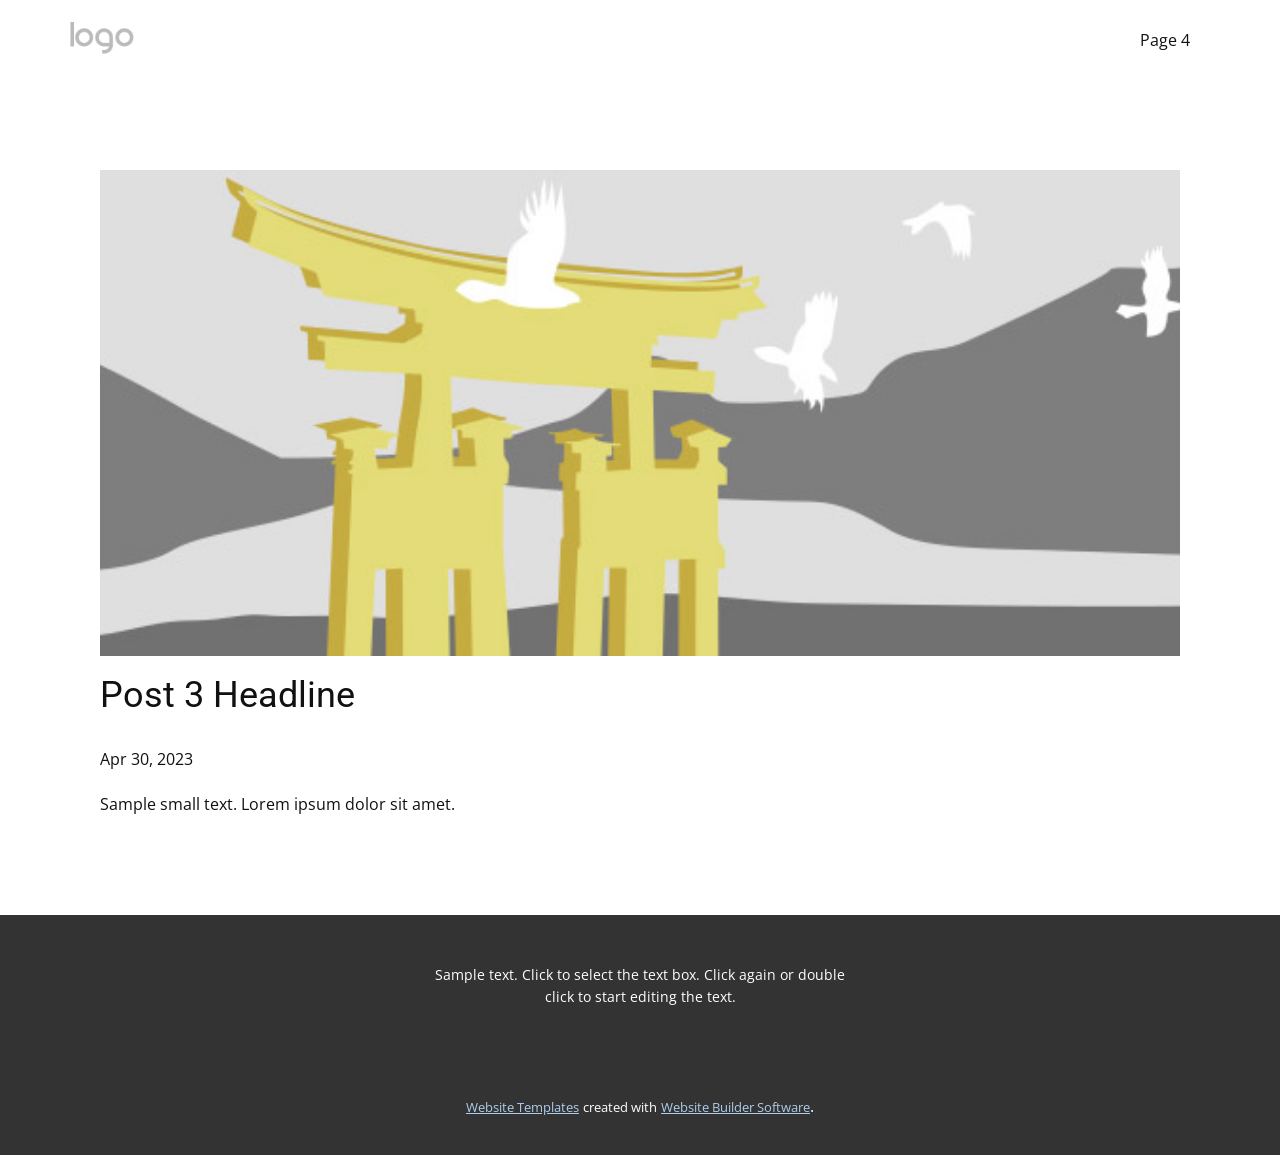
<file: view/about/blog/post-2.html>
<!DOCTYPE html>
<html style="font-size: 16px;" lang="en"><head>
    <meta name="viewport" content="width=device-width, initial-scale=1.0">
    <meta charset="utf-8">
    <meta name="keywords" content="Post 1 Headline">
    <meta name="description" content="">
    <title>Post 3 Headline</title>
    <link rel="stylesheet" href="../nicepage.css" media="screen">
<link rel="stylesheet" href="../Post-Template.css" media="screen">
    <script class="u-script" type="text/javascript" src="../jquery-1.9.1.min.js" defer=""></script>
    <script class="u-script" type="text/javascript" src="../nicepage.js" defer=""></script>
    <meta name="generator" content="Nicepage 5.9.8, nicepage.com">
    <link id="u-theme-google-font" rel="stylesheet" href="https://fonts.googleapis.com/css?family=Roboto:100,100i,300,300i,400,400i,500,500i,700,700i,900,900i|Open+Sans:300,300i,400,400i,500,500i,600,600i,700,700i,800,800i">
    
    
    <script type="application/ld+json">{
		"@context": "http://schema.org",
		"@type": "Organization",
		"name": "",
		"logo": "images/default-logo.png"
}</script>
    <meta name="theme-color" content="#478ac9">
  <meta data-intl-tel-input-cdn-path="intlTelInput/"></head>
  <body class="u-body u-xl-mode" data-lang="en"><header class="u-clearfix u-header u-header" id="sec-d452"><div class="u-clearfix u-sheet u-valign-middle u-sheet-1">
        <a href="https://nicepage.com" class="u-image u-logo u-image-1">
          <img src="../images/default-logo.png" class="u-logo-image u-logo-image-1">
        </a>
        <nav class="u-menu u-menu-dropdown u-offcanvas u-menu-1">
          <div class="menu-collapse" style="font-size: 1rem; letter-spacing: 0px;">
            <a class="u-button-style u-custom-left-right-menu-spacing u-custom-padding-bottom u-custom-top-bottom-menu-spacing u-nav-link u-text-active-palette-1-base u-text-hover-palette-2-base" href="#">
              <svg class="u-svg-link" viewBox="0 0 24 24"><use xlink:href="#menu-hamburger"></use></svg>
              <svg class="u-svg-content" version="1.1" id="menu-hamburger" viewBox="0 0 16 16" x="0px" y="0px" xmlns:xlink="http://www.w3.org/1999/xlink" xmlns="http://www.w3.org/2000/svg"><g><rect y="1" width="16" height="2"></rect><rect y="7" width="16" height="2"></rect><rect y="13" width="16" height="2"></rect>
</g></svg>
            </a>
          </div>
          <div class="u-nav-container">
            <ul class="u-nav u-unstyled u-nav-1"><li class="u-nav-item"><a class="u-button-style u-nav-link u-text-active-palette-1-base u-text-hover-palette-2-base" href="../Page-4.html" style="padding: 10px 20px;">Page 4</a>
</li></ul>
          </div>
          <div class="u-nav-container-collapse">
            <div class="u-black u-container-style u-inner-container-layout u-opacity u-opacity-95 u-sidenav">
              <div class="u-inner-container-layout u-sidenav-overflow">
                <div class="u-menu-close"></div>
                <ul class="u-align-center u-nav u-popupmenu-items u-unstyled u-nav-2"><li class="u-nav-item"><a class="u-button-style u-nav-link" href="../Page-4.html">Page 4</a>
</li></ul>
              </div>
            </div>
            <div class="u-black u-menu-overlay u-opacity u-opacity-70"></div>
          </div>
        </nav>
      </div></header>
    <section class="u-align-center u-clearfix u-section-1" id="sec-21ab">
      <div class="u-clearfix u-sheet u-valign-middle-md u-valign-middle-sm u-valign-middle-xs u-sheet-1"><!--post_details--><!--post_details_options_json--><!--{"source":""}--><!--/post_details_options_json--><!--blog_post-->
        <div class="u-container-style u-expanded-width u-post-details u-post-details-1">
          <div class="u-container-layout u-valign-middle u-container-layout-1"><!--blog_post_image-->
            <img alt="" class="u-blog-control u-expanded-width u-image u-image-default u-image-1" src="../images/8ad73f3c.jpeg"><!--/blog_post_image--><!--blog_post_header-->
            <h2 class="u-blog-control u-text u-text-1">Post 3 Headline</h2><!--/blog_post_header--><!--blog_post_metadata-->
            <div class="u-blog-control u-metadata u-metadata-1"><!--blog_post_metadata_date-->
              <span class="u-meta-date u-meta-icon">Apr 30, 2023</span><!--/blog_post_metadata_date--><!--blog_post_metadata_category-->
              <!--/blog_post_metadata_category--><!--blog_post_metadata_comments-->
              <!--/blog_post_metadata_comments-->
            </div><!--/blog_post_metadata--><!--blog_post_content-->
            <div class="u-align-justify u-blog-control u-post-content u-text u-text-2 fr-view">
  Sample small text. Lorem ipsum dolor sit amet.
  </div><!--/blog_post_content-->
          </div>
        </div><!--/blog_post--><!--/post_details-->
      </div>
    </section>
    
    
    <footer class="u-align-center u-clearfix u-footer u-grey-80 u-footer" id="sec-3486"><div class="u-clearfix u-sheet u-sheet-1">
        <p class="u-small-text u-text u-text-variant u-text-1">Sample text. Click to select the text box. Click again or double click to start editing the text.</p>
      </div></footer>
    <section class="u-backlink u-clearfix u-grey-80">
      <a class="u-link" href="https://nicepage.com/website-templates" target="_blank">
        <span>Website Templates</span>
      </a>
      <p class="u-text">
        <span>created with</span>
      </p>
      <a class="u-link" href="" target="_blank">
        <span>Website Builder Software</span>
      </a>. 
    </section>
  
</body></html>
</file>
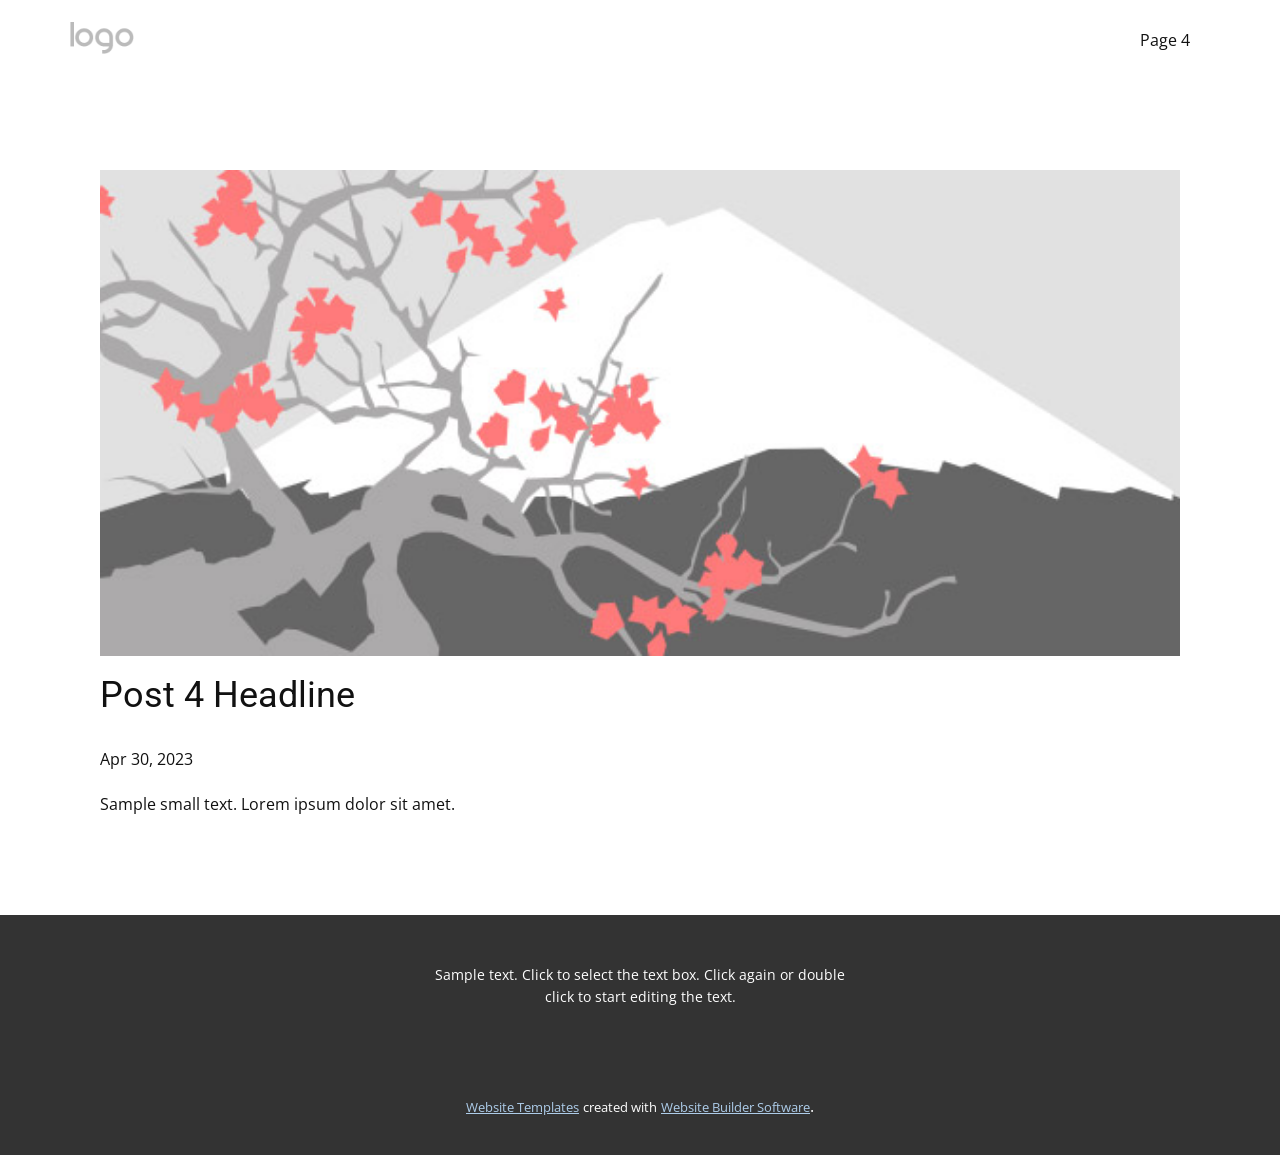
<file: view/about/blog/post-3.html>
<!DOCTYPE html>
<html style="font-size: 16px;" lang="en"><head>
    <meta name="viewport" content="width=device-width, initial-scale=1.0">
    <meta charset="utf-8">
    <meta name="keywords" content="Post 1 Headline">
    <meta name="description" content="">
    <title>Post 4 Headline</title>
    <link rel="stylesheet" href="../nicepage.css" media="screen">
<link rel="stylesheet" href="../Post-Template.css" media="screen">
    <script class="u-script" type="text/javascript" src="../jquery-1.9.1.min.js" defer=""></script>
    <script class="u-script" type="text/javascript" src="../nicepage.js" defer=""></script>
    <meta name="generator" content="Nicepage 5.9.8, nicepage.com">
    <link id="u-theme-google-font" rel="stylesheet" href="https://fonts.googleapis.com/css?family=Roboto:100,100i,300,300i,400,400i,500,500i,700,700i,900,900i|Open+Sans:300,300i,400,400i,500,500i,600,600i,700,700i,800,800i">
    
    
    <script type="application/ld+json">{
		"@context": "http://schema.org",
		"@type": "Organization",
		"name": "",
		"logo": "images/default-logo.png"
}</script>
    <meta name="theme-color" content="#478ac9">
  <meta data-intl-tel-input-cdn-path="intlTelInput/"></head>
  <body class="u-body u-xl-mode" data-lang="en"><header class="u-clearfix u-header u-header" id="sec-d452"><div class="u-clearfix u-sheet u-valign-middle u-sheet-1">
        <a href="https://nicepage.com" class="u-image u-logo u-image-1">
          <img src="../images/default-logo.png" class="u-logo-image u-logo-image-1">
        </a>
        <nav class="u-menu u-menu-dropdown u-offcanvas u-menu-1">
          <div class="menu-collapse" style="font-size: 1rem; letter-spacing: 0px;">
            <a class="u-button-style u-custom-left-right-menu-spacing u-custom-padding-bottom u-custom-top-bottom-menu-spacing u-nav-link u-text-active-palette-1-base u-text-hover-palette-2-base" href="#">
              <svg class="u-svg-link" viewBox="0 0 24 24"><use xlink:href="#menu-hamburger"></use></svg>
              <svg class="u-svg-content" version="1.1" id="menu-hamburger" viewBox="0 0 16 16" x="0px" y="0px" xmlns:xlink="http://www.w3.org/1999/xlink" xmlns="http://www.w3.org/2000/svg"><g><rect y="1" width="16" height="2"></rect><rect y="7" width="16" height="2"></rect><rect y="13" width="16" height="2"></rect>
</g></svg>
            </a>
          </div>
          <div class="u-nav-container">
            <ul class="u-nav u-unstyled u-nav-1"><li class="u-nav-item"><a class="u-button-style u-nav-link u-text-active-palette-1-base u-text-hover-palette-2-base" href="../Page-4.html" style="padding: 10px 20px;">Page 4</a>
</li></ul>
          </div>
          <div class="u-nav-container-collapse">
            <div class="u-black u-container-style u-inner-container-layout u-opacity u-opacity-95 u-sidenav">
              <div class="u-inner-container-layout u-sidenav-overflow">
                <div class="u-menu-close"></div>
                <ul class="u-align-center u-nav u-popupmenu-items u-unstyled u-nav-2"><li class="u-nav-item"><a class="u-button-style u-nav-link" href="../Page-4.html">Page 4</a>
</li></ul>
              </div>
            </div>
            <div class="u-black u-menu-overlay u-opacity u-opacity-70"></div>
          </div>
        </nav>
      </div></header>
    <section class="u-align-center u-clearfix u-section-1" id="sec-21ab">
      <div class="u-clearfix u-sheet u-valign-middle-md u-valign-middle-sm u-valign-middle-xs u-sheet-1"><!--post_details--><!--post_details_options_json--><!--{"source":""}--><!--/post_details_options_json--><!--blog_post-->
        <div class="u-container-style u-expanded-width u-post-details u-post-details-1">
          <div class="u-container-layout u-valign-middle u-container-layout-1"><!--blog_post_image-->
            <img alt="" class="u-blog-control u-expanded-width u-image u-image-default u-image-1" src="../images/0fd3416c.jpeg"><!--/blog_post_image--><!--blog_post_header-->
            <h2 class="u-blog-control u-text u-text-1">Post 4 Headline</h2><!--/blog_post_header--><!--blog_post_metadata-->
            <div class="u-blog-control u-metadata u-metadata-1"><!--blog_post_metadata_date-->
              <span class="u-meta-date u-meta-icon">Apr 30, 2023</span><!--/blog_post_metadata_date--><!--blog_post_metadata_category-->
              <!--/blog_post_metadata_category--><!--blog_post_metadata_comments-->
              <!--/blog_post_metadata_comments-->
            </div><!--/blog_post_metadata--><!--blog_post_content-->
            <div class="u-align-justify u-blog-control u-post-content u-text u-text-2 fr-view">
  Sample small text. Lorem ipsum dolor sit amet.
  </div><!--/blog_post_content-->
          </div>
        </div><!--/blog_post--><!--/post_details-->
      </div>
    </section>
    
    
    <footer class="u-align-center u-clearfix u-footer u-grey-80 u-footer" id="sec-3486"><div class="u-clearfix u-sheet u-sheet-1">
        <p class="u-small-text u-text u-text-variant u-text-1">Sample text. Click to select the text box. Click again or double click to start editing the text.</p>
      </div></footer>
    <section class="u-backlink u-clearfix u-grey-80">
      <a class="u-link" href="https://nicepage.com/website-templates" target="_blank">
        <span>Website Templates</span>
      </a>
      <p class="u-text">
        <span>created with</span>
      </p>
      <a class="u-link" href="" target="_blank">
        <span>Website Builder Software</span>
      </a>. 
    </section>
  
</body></html>
</file>
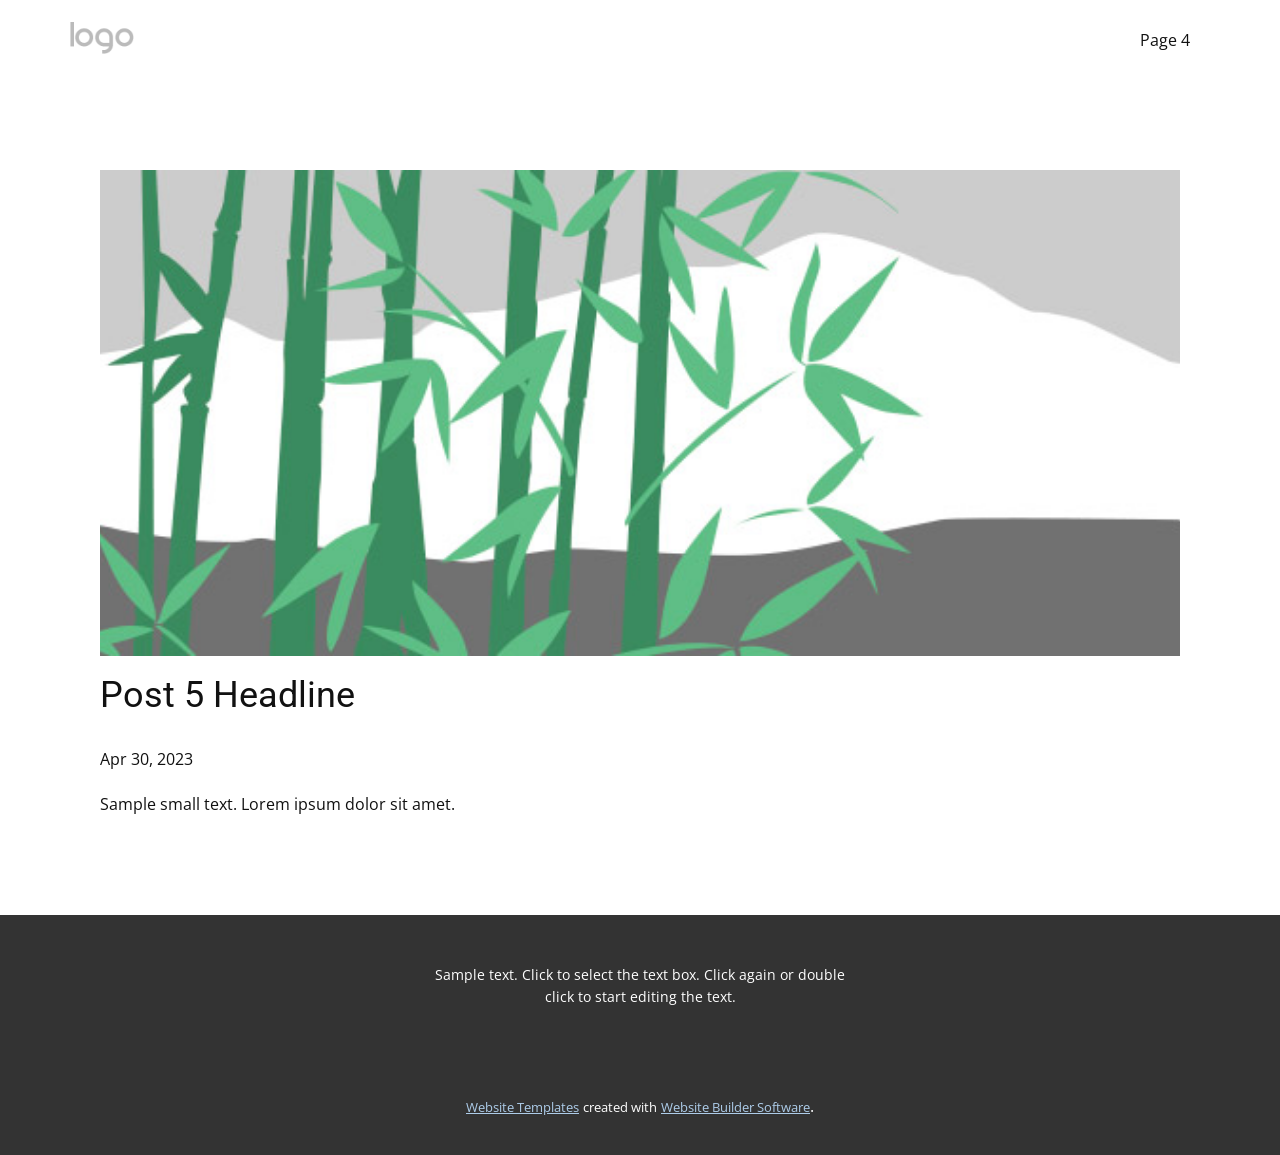
<file: view/about/blog/post-4.html>
<!DOCTYPE html>
<html style="font-size: 16px;" lang="en"><head>
    <meta name="viewport" content="width=device-width, initial-scale=1.0">
    <meta charset="utf-8">
    <meta name="keywords" content="Post 1 Headline">
    <meta name="description" content="">
    <title>Post 5 Headline</title>
    <link rel="stylesheet" href="../nicepage.css" media="screen">
<link rel="stylesheet" href="../Post-Template.css" media="screen">
    <script class="u-script" type="text/javascript" src="../jquery-1.9.1.min.js" defer=""></script>
    <script class="u-script" type="text/javascript" src="../nicepage.js" defer=""></script>
    <meta name="generator" content="Nicepage 5.9.8, nicepage.com">
    <link id="u-theme-google-font" rel="stylesheet" href="https://fonts.googleapis.com/css?family=Roboto:100,100i,300,300i,400,400i,500,500i,700,700i,900,900i|Open+Sans:300,300i,400,400i,500,500i,600,600i,700,700i,800,800i">
    
    
    <script type="application/ld+json">{
		"@context": "http://schema.org",
		"@type": "Organization",
		"name": "",
		"logo": "images/default-logo.png"
}</script>
    <meta name="theme-color" content="#478ac9">
  <meta data-intl-tel-input-cdn-path="intlTelInput/"></head>
  <body class="u-body u-xl-mode" data-lang="en"><header class="u-clearfix u-header u-header" id="sec-d452"><div class="u-clearfix u-sheet u-valign-middle u-sheet-1">
        <a href="https://nicepage.com" class="u-image u-logo u-image-1">
          <img src="../images/default-logo.png" class="u-logo-image u-logo-image-1">
        </a>
        <nav class="u-menu u-menu-dropdown u-offcanvas u-menu-1">
          <div class="menu-collapse" style="font-size: 1rem; letter-spacing: 0px;">
            <a class="u-button-style u-custom-left-right-menu-spacing u-custom-padding-bottom u-custom-top-bottom-menu-spacing u-nav-link u-text-active-palette-1-base u-text-hover-palette-2-base" href="#">
              <svg class="u-svg-link" viewBox="0 0 24 24"><use xlink:href="#menu-hamburger"></use></svg>
              <svg class="u-svg-content" version="1.1" id="menu-hamburger" viewBox="0 0 16 16" x="0px" y="0px" xmlns:xlink="http://www.w3.org/1999/xlink" xmlns="http://www.w3.org/2000/svg"><g><rect y="1" width="16" height="2"></rect><rect y="7" width="16" height="2"></rect><rect y="13" width="16" height="2"></rect>
</g></svg>
            </a>
          </div>
          <div class="u-nav-container">
            <ul class="u-nav u-unstyled u-nav-1"><li class="u-nav-item"><a class="u-button-style u-nav-link u-text-active-palette-1-base u-text-hover-palette-2-base" href="../Page-4.html" style="padding: 10px 20px;">Page 4</a>
</li></ul>
          </div>
          <div class="u-nav-container-collapse">
            <div class="u-black u-container-style u-inner-container-layout u-opacity u-opacity-95 u-sidenav">
              <div class="u-inner-container-layout u-sidenav-overflow">
                <div class="u-menu-close"></div>
                <ul class="u-align-center u-nav u-popupmenu-items u-unstyled u-nav-2"><li class="u-nav-item"><a class="u-button-style u-nav-link" href="../Page-4.html">Page 4</a>
</li></ul>
              </div>
            </div>
            <div class="u-black u-menu-overlay u-opacity u-opacity-70"></div>
          </div>
        </nav>
      </div></header>
    <section class="u-align-center u-clearfix u-section-1" id="sec-21ab">
      <div class="u-clearfix u-sheet u-valign-middle-md u-valign-middle-sm u-valign-middle-xs u-sheet-1"><!--post_details--><!--post_details_options_json--><!--{"source":""}--><!--/post_details_options_json--><!--blog_post-->
        <div class="u-container-style u-expanded-width u-post-details u-post-details-1">
          <div class="u-container-layout u-valign-middle u-container-layout-1"><!--blog_post_image-->
            <img alt="" class="u-blog-control u-expanded-width u-image u-image-default u-image-1" src="../images/68f64b9d.jpeg"><!--/blog_post_image--><!--blog_post_header-->
            <h2 class="u-blog-control u-text u-text-1">Post 5 Headline</h2><!--/blog_post_header--><!--blog_post_metadata-->
            <div class="u-blog-control u-metadata u-metadata-1"><!--blog_post_metadata_date-->
              <span class="u-meta-date u-meta-icon">Apr 30, 2023</span><!--/blog_post_metadata_date--><!--blog_post_metadata_category-->
              <!--/blog_post_metadata_category--><!--blog_post_metadata_comments-->
              <!--/blog_post_metadata_comments-->
            </div><!--/blog_post_metadata--><!--blog_post_content-->
            <div class="u-align-justify u-blog-control u-post-content u-text u-text-2 fr-view">
  Sample small text. Lorem ipsum dolor sit amet.
  </div><!--/blog_post_content-->
          </div>
        </div><!--/blog_post--><!--/post_details-->
      </div>
    </section>
    
    
    <footer class="u-align-center u-clearfix u-footer u-grey-80 u-footer" id="sec-3486"><div class="u-clearfix u-sheet u-sheet-1">
        <p class="u-small-text u-text u-text-variant u-text-1">Sample text. Click to select the text box. Click again or double click to start editing the text.</p>
      </div></footer>
    <section class="u-backlink u-clearfix u-grey-80">
      <a class="u-link" href="https://nicepage.com/website-templates" target="_blank">
        <span>Website Templates</span>
      </a>
      <p class="u-text">
        <span>created with</span>
      </p>
      <a class="u-link" href="" target="_blank">
        <span>Website Builder Software</span>
      </a>. 
    </section>
  
</body></html>
</file>
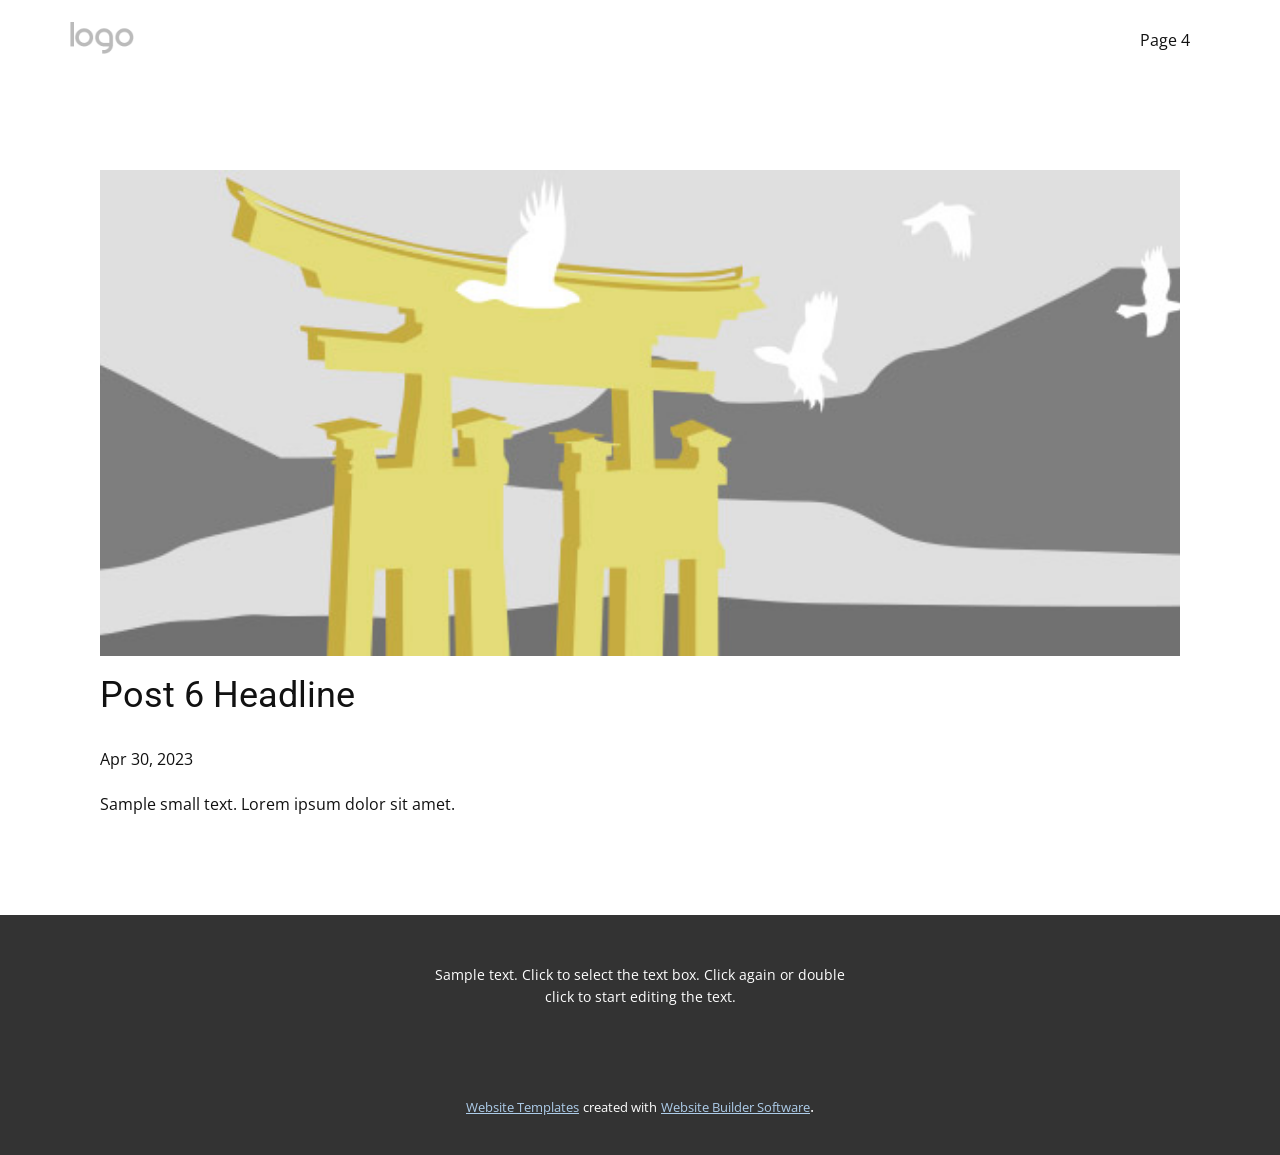
<file: view/about/blog/post-5.html>
<!DOCTYPE html>
<html style="font-size: 16px;" lang="en"><head>
    <meta name="viewport" content="width=device-width, initial-scale=1.0">
    <meta charset="utf-8">
    <meta name="keywords" content="Post 1 Headline">
    <meta name="description" content="">
    <title>Post 6 Headline</title>
    <link rel="stylesheet" href="../nicepage.css" media="screen">
<link rel="stylesheet" href="../Post-Template.css" media="screen">
    <script class="u-script" type="text/javascript" src="../jquery-1.9.1.min.js" defer=""></script>
    <script class="u-script" type="text/javascript" src="../nicepage.js" defer=""></script>
    <meta name="generator" content="Nicepage 5.9.8, nicepage.com">
    <link id="u-theme-google-font" rel="stylesheet" href="https://fonts.googleapis.com/css?family=Roboto:100,100i,300,300i,400,400i,500,500i,700,700i,900,900i|Open+Sans:300,300i,400,400i,500,500i,600,600i,700,700i,800,800i">
    
    
    <script type="application/ld+json">{
		"@context": "http://schema.org",
		"@type": "Organization",
		"name": "",
		"logo": "images/default-logo.png"
}</script>
    <meta name="theme-color" content="#478ac9">
  <meta data-intl-tel-input-cdn-path="intlTelInput/"></head>
  <body class="u-body u-xl-mode" data-lang="en"><header class="u-clearfix u-header u-header" id="sec-d452"><div class="u-clearfix u-sheet u-valign-middle u-sheet-1">
        <a href="https://nicepage.com" class="u-image u-logo u-image-1">
          <img src="../images/default-logo.png" class="u-logo-image u-logo-image-1">
        </a>
        <nav class="u-menu u-menu-dropdown u-offcanvas u-menu-1">
          <div class="menu-collapse" style="font-size: 1rem; letter-spacing: 0px;">
            <a class="u-button-style u-custom-left-right-menu-spacing u-custom-padding-bottom u-custom-top-bottom-menu-spacing u-nav-link u-text-active-palette-1-base u-text-hover-palette-2-base" href="#">
              <svg class="u-svg-link" viewBox="0 0 24 24"><use xlink:href="#menu-hamburger"></use></svg>
              <svg class="u-svg-content" version="1.1" id="menu-hamburger" viewBox="0 0 16 16" x="0px" y="0px" xmlns:xlink="http://www.w3.org/1999/xlink" xmlns="http://www.w3.org/2000/svg"><g><rect y="1" width="16" height="2"></rect><rect y="7" width="16" height="2"></rect><rect y="13" width="16" height="2"></rect>
</g></svg>
            </a>
          </div>
          <div class="u-nav-container">
            <ul class="u-nav u-unstyled u-nav-1"><li class="u-nav-item"><a class="u-button-style u-nav-link u-text-active-palette-1-base u-text-hover-palette-2-base" href="../Page-4.html" style="padding: 10px 20px;">Page 4</a>
</li></ul>
          </div>
          <div class="u-nav-container-collapse">
            <div class="u-black u-container-style u-inner-container-layout u-opacity u-opacity-95 u-sidenav">
              <div class="u-inner-container-layout u-sidenav-overflow">
                <div class="u-menu-close"></div>
                <ul class="u-align-center u-nav u-popupmenu-items u-unstyled u-nav-2"><li class="u-nav-item"><a class="u-button-style u-nav-link" href="../Page-4.html">Page 4</a>
</li></ul>
              </div>
            </div>
            <div class="u-black u-menu-overlay u-opacity u-opacity-70"></div>
          </div>
        </nav>
      </div></header>
    <section class="u-align-center u-clearfix u-section-1" id="sec-21ab">
      <div class="u-clearfix u-sheet u-valign-middle-md u-valign-middle-sm u-valign-middle-xs u-sheet-1"><!--post_details--><!--post_details_options_json--><!--{"source":""}--><!--/post_details_options_json--><!--blog_post-->
        <div class="u-container-style u-expanded-width u-post-details u-post-details-1">
          <div class="u-container-layout u-valign-middle u-container-layout-1"><!--blog_post_image-->
            <img alt="" class="u-blog-control u-expanded-width u-image u-image-default u-image-1" src="../images/8ad73f3c.jpeg"><!--/blog_post_image--><!--blog_post_header-->
            <h2 class="u-blog-control u-text u-text-1">Post 6 Headline</h2><!--/blog_post_header--><!--blog_post_metadata-->
            <div class="u-blog-control u-metadata u-metadata-1"><!--blog_post_metadata_date-->
              <span class="u-meta-date u-meta-icon">Apr 30, 2023</span><!--/blog_post_metadata_date--><!--blog_post_metadata_category-->
              <!--/blog_post_metadata_category--><!--blog_post_metadata_comments-->
              <!--/blog_post_metadata_comments-->
            </div><!--/blog_post_metadata--><!--blog_post_content-->
            <div class="u-align-justify u-blog-control u-post-content u-text u-text-2 fr-view">
  Sample small text. Lorem ipsum dolor sit amet.
  </div><!--/blog_post_content-->
          </div>
        </div><!--/blog_post--><!--/post_details-->
      </div>
    </section>
    
    
    <footer class="u-align-center u-clearfix u-footer u-grey-80 u-footer" id="sec-3486"><div class="u-clearfix u-sheet u-sheet-1">
        <p class="u-small-text u-text u-text-variant u-text-1">Sample text. Click to select the text box. Click again or double click to start editing the text.</p>
      </div></footer>
    <section class="u-backlink u-clearfix u-grey-80">
      <a class="u-link" href="https://nicepage.com/website-templates" target="_blank">
        <span>Website Templates</span>
      </a>
      <p class="u-text">
        <span>created with</span>
      </p>
      <a class="u-link" href="" target="_blank">
        <span>Website Builder Software</span>
      </a>. 
    </section>
  
</body></html>
</file>
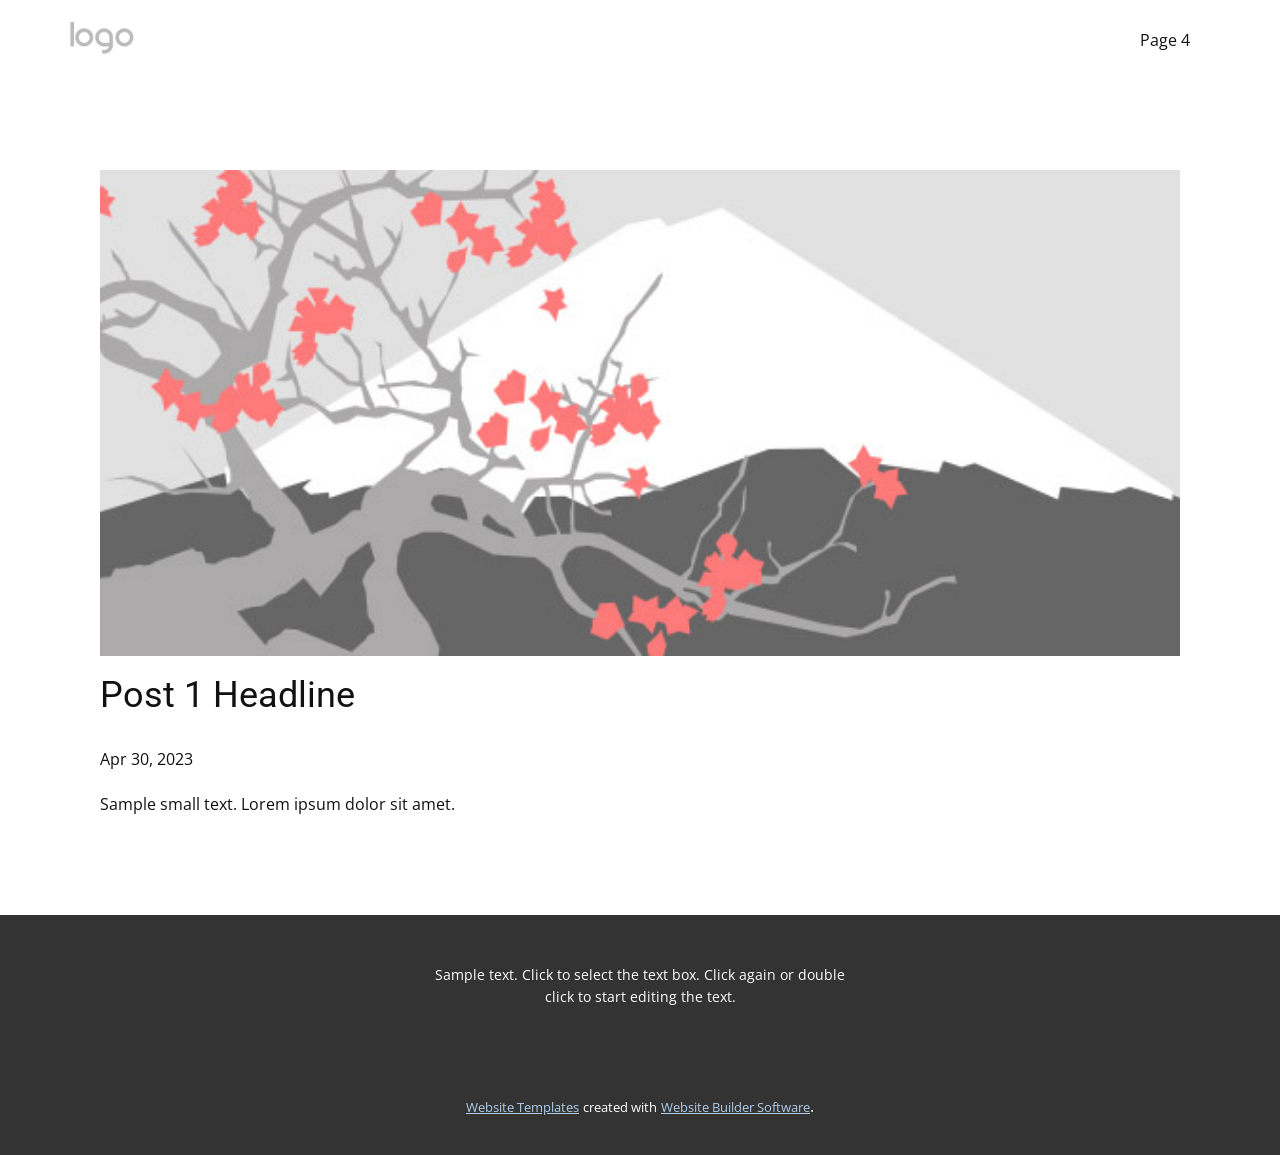
<file: view/about/blog/post.html>
<!DOCTYPE html>
<html style="font-size: 16px;" lang="en"><head>
    <meta name="viewport" content="width=device-width, initial-scale=1.0">
    <meta charset="utf-8">
    <meta name="keywords" content="Post 1 Headline">
    <meta name="description" content="">
    <title>Post 1 Headline</title>
    <link rel="stylesheet" href="../nicepage.css" media="screen">
<link rel="stylesheet" href="../Post-Template.css" media="screen">
    <script class="u-script" type="text/javascript" src="../jquery-1.9.1.min.js" defer=""></script>
    <script class="u-script" type="text/javascript" src="../nicepage.js" defer=""></script>
    <meta name="generator" content="Nicepage 5.9.8, nicepage.com">
    <link id="u-theme-google-font" rel="stylesheet" href="https://fonts.googleapis.com/css?family=Roboto:100,100i,300,300i,400,400i,500,500i,700,700i,900,900i|Open+Sans:300,300i,400,400i,500,500i,600,600i,700,700i,800,800i">
    
    
    <script type="application/ld+json">{
		"@context": "http://schema.org",
		"@type": "Organization",
		"name": "",
		"logo": "images/default-logo.png"
}</script>
    <meta name="theme-color" content="#478ac9">
  <meta data-intl-tel-input-cdn-path="intlTelInput/"></head>
  <body class="u-body u-xl-mode" data-lang="en"><header class="u-clearfix u-header u-header" id="sec-d452"><div class="u-clearfix u-sheet u-valign-middle u-sheet-1">
        <a href="https://nicepage.com" class="u-image u-logo u-image-1">
          <img src="../images/default-logo.png" class="u-logo-image u-logo-image-1">
        </a>
        <nav class="u-menu u-menu-dropdown u-offcanvas u-menu-1">
          <div class="menu-collapse" style="font-size: 1rem; letter-spacing: 0px;">
            <a class="u-button-style u-custom-left-right-menu-spacing u-custom-padding-bottom u-custom-top-bottom-menu-spacing u-nav-link u-text-active-palette-1-base u-text-hover-palette-2-base" href="#">
              <svg class="u-svg-link" viewBox="0 0 24 24"><use xlink:href="#menu-hamburger"></use></svg>
              <svg class="u-svg-content" version="1.1" id="menu-hamburger" viewBox="0 0 16 16" x="0px" y="0px" xmlns:xlink="http://www.w3.org/1999/xlink" xmlns="http://www.w3.org/2000/svg"><g><rect y="1" width="16" height="2"></rect><rect y="7" width="16" height="2"></rect><rect y="13" width="16" height="2"></rect>
</g></svg>
            </a>
          </div>
          <div class="u-nav-container">
            <ul class="u-nav u-unstyled u-nav-1"><li class="u-nav-item"><a class="u-button-style u-nav-link u-text-active-palette-1-base u-text-hover-palette-2-base" href="../Page-4.html" style="padding: 10px 20px;">Page 4</a>
</li></ul>
          </div>
          <div class="u-nav-container-collapse">
            <div class="u-black u-container-style u-inner-container-layout u-opacity u-opacity-95 u-sidenav">
              <div class="u-inner-container-layout u-sidenav-overflow">
                <div class="u-menu-close"></div>
                <ul class="u-align-center u-nav u-popupmenu-items u-unstyled u-nav-2"><li class="u-nav-item"><a class="u-button-style u-nav-link" href="../Page-4.html">Page 4</a>
</li></ul>
              </div>
            </div>
            <div class="u-black u-menu-overlay u-opacity u-opacity-70"></div>
          </div>
        </nav>
      </div></header>
    <section class="u-align-center u-clearfix u-section-1" id="sec-21ab">
      <div class="u-clearfix u-sheet u-valign-middle-md u-valign-middle-sm u-valign-middle-xs u-sheet-1"><!--post_details--><!--post_details_options_json--><!--{"source":""}--><!--/post_details_options_json--><!--blog_post-->
        <div class="u-container-style u-expanded-width u-post-details u-post-details-1">
          <div class="u-container-layout u-valign-middle u-container-layout-1"><!--blog_post_image-->
            <img alt="" class="u-blog-control u-expanded-width u-image u-image-default u-image-1" src="../images/0fd3416c.jpeg"><!--/blog_post_image--><!--blog_post_header-->
            <h2 class="u-blog-control u-text u-text-1">Post 1 Headline</h2><!--/blog_post_header--><!--blog_post_metadata-->
            <div class="u-blog-control u-metadata u-metadata-1"><!--blog_post_metadata_date-->
              <span class="u-meta-date u-meta-icon">Apr 30, 2023</span><!--/blog_post_metadata_date--><!--blog_post_metadata_category-->
              <!--/blog_post_metadata_category--><!--blog_post_metadata_comments-->
              <!--/blog_post_metadata_comments-->
            </div><!--/blog_post_metadata--><!--blog_post_content-->
            <div class="u-align-justify u-blog-control u-post-content u-text u-text-2 fr-view">
  Sample small text. Lorem ipsum dolor sit amet.
  </div><!--/blog_post_content-->
          </div>
        </div><!--/blog_post--><!--/post_details-->
      </div>
    </section>
    
    
    <footer class="u-align-center u-clearfix u-footer u-grey-80 u-footer" id="sec-3486"><div class="u-clearfix u-sheet u-sheet-1">
        <p class="u-small-text u-text u-text-variant u-text-1">Sample text. Click to select the text box. Click again or double click to start editing the text.</p>
      </div></footer>
    <section class="u-backlink u-clearfix u-grey-80">
      <a class="u-link" href="https://nicepage.com/website-templates" target="_blank">
        <span>Website Templates</span>
      </a>
      <p class="u-text">
        <span>created with</span>
      </p>
      <a class="u-link" href="" target="_blank">
        <span>Website Builder Software</span>
      </a>. 
    </section>
  
</body></html>
</file>
